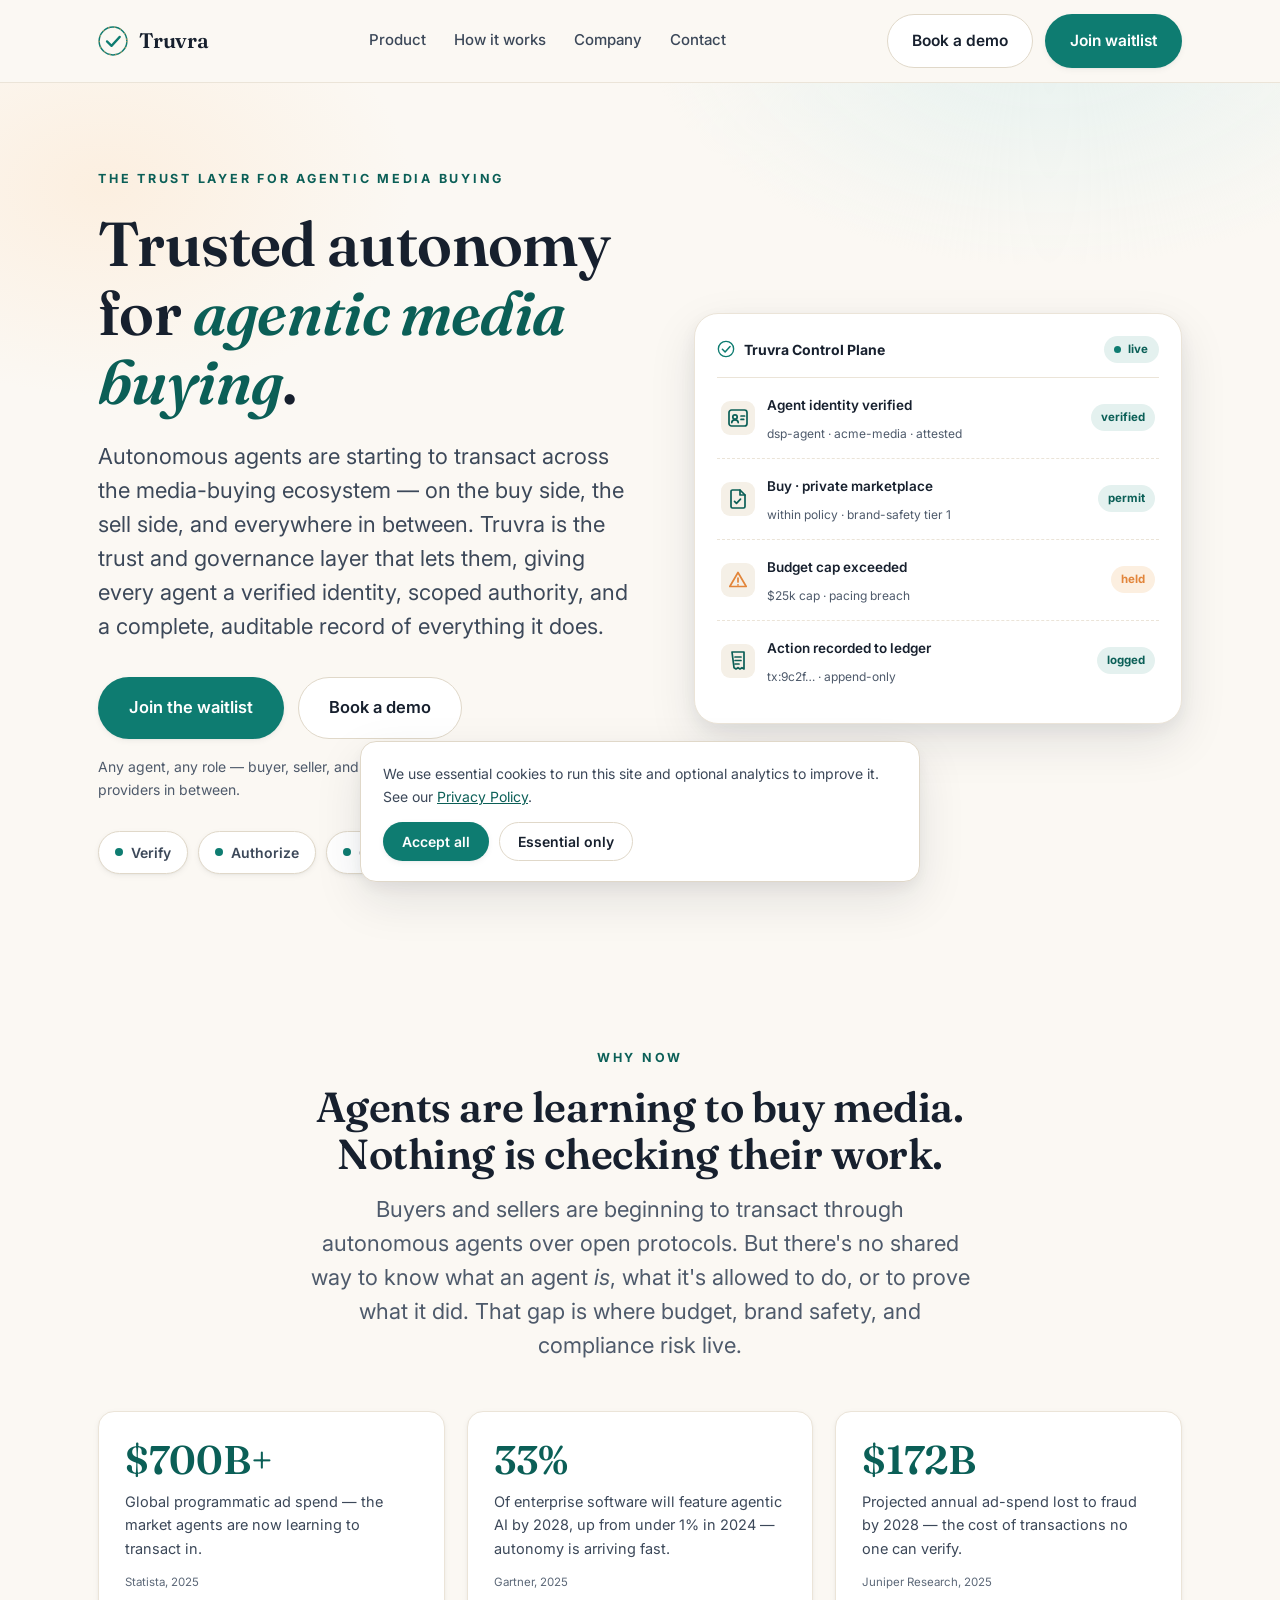
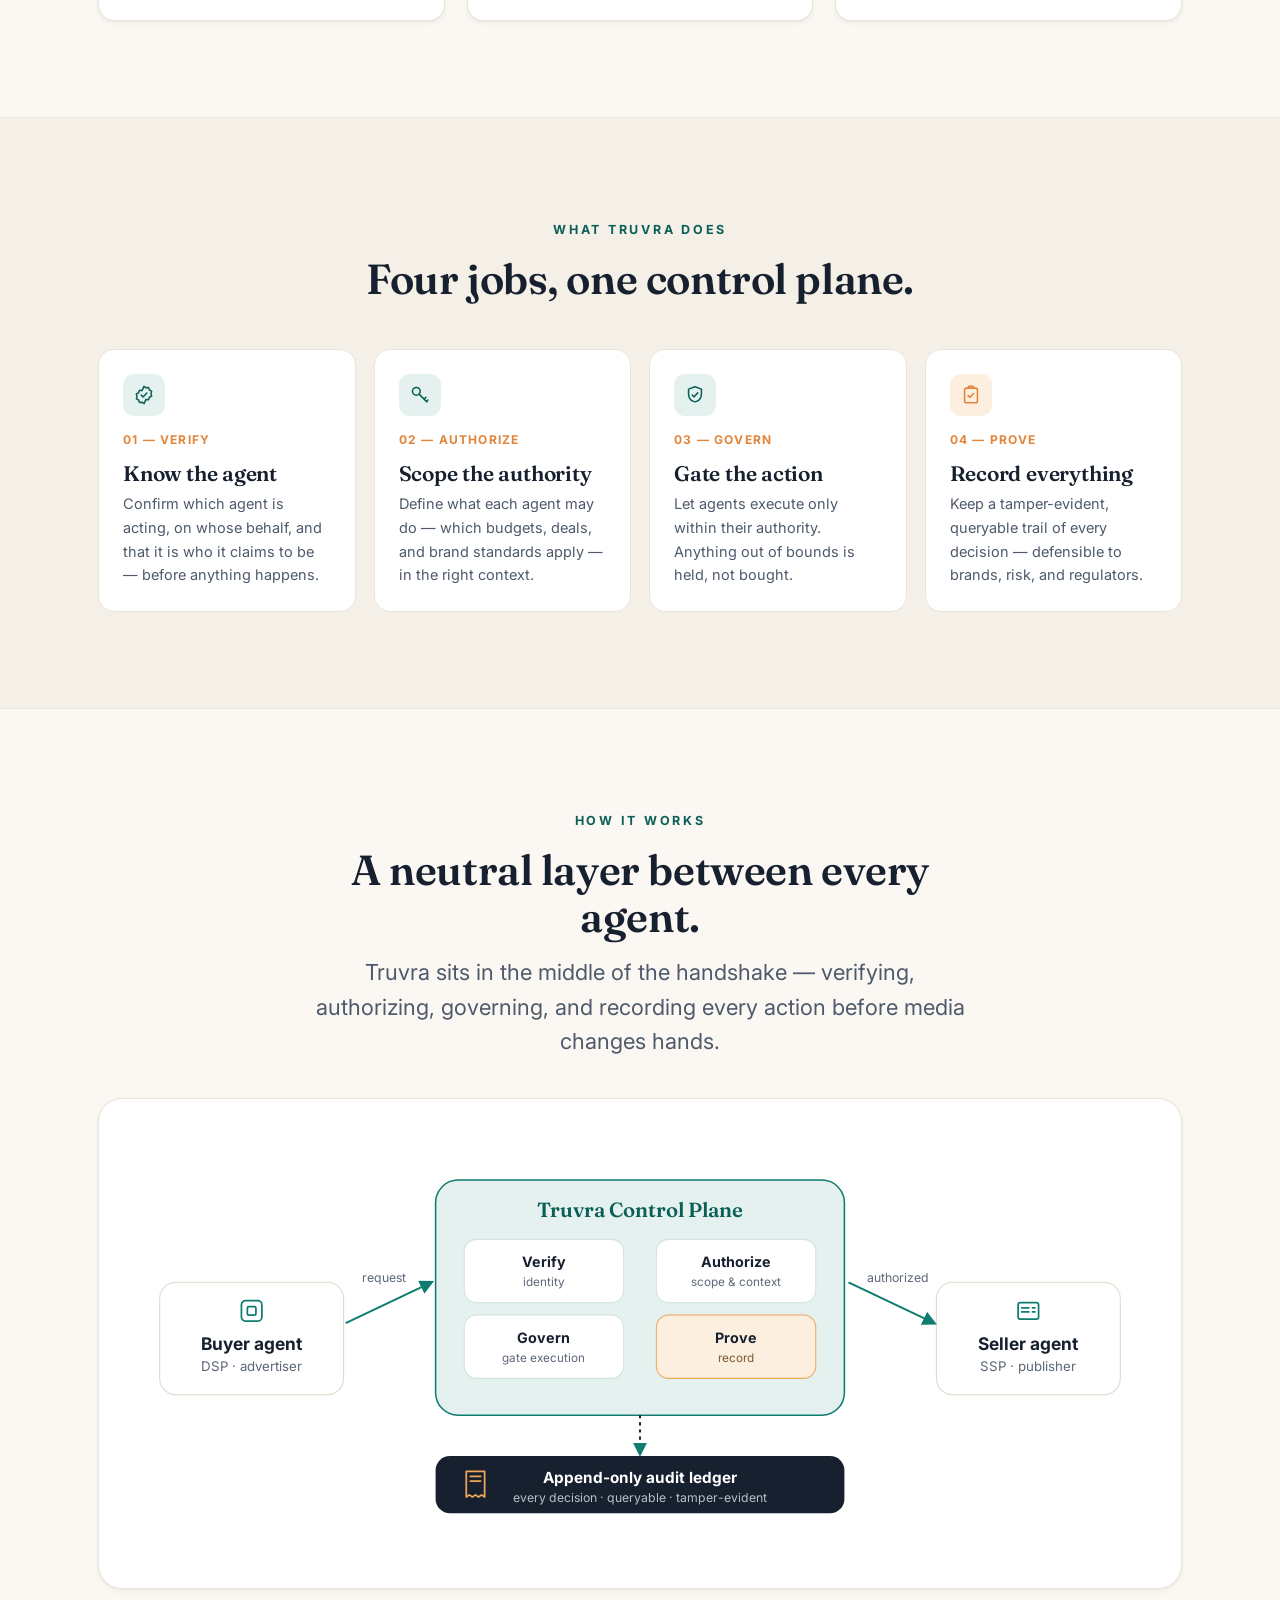
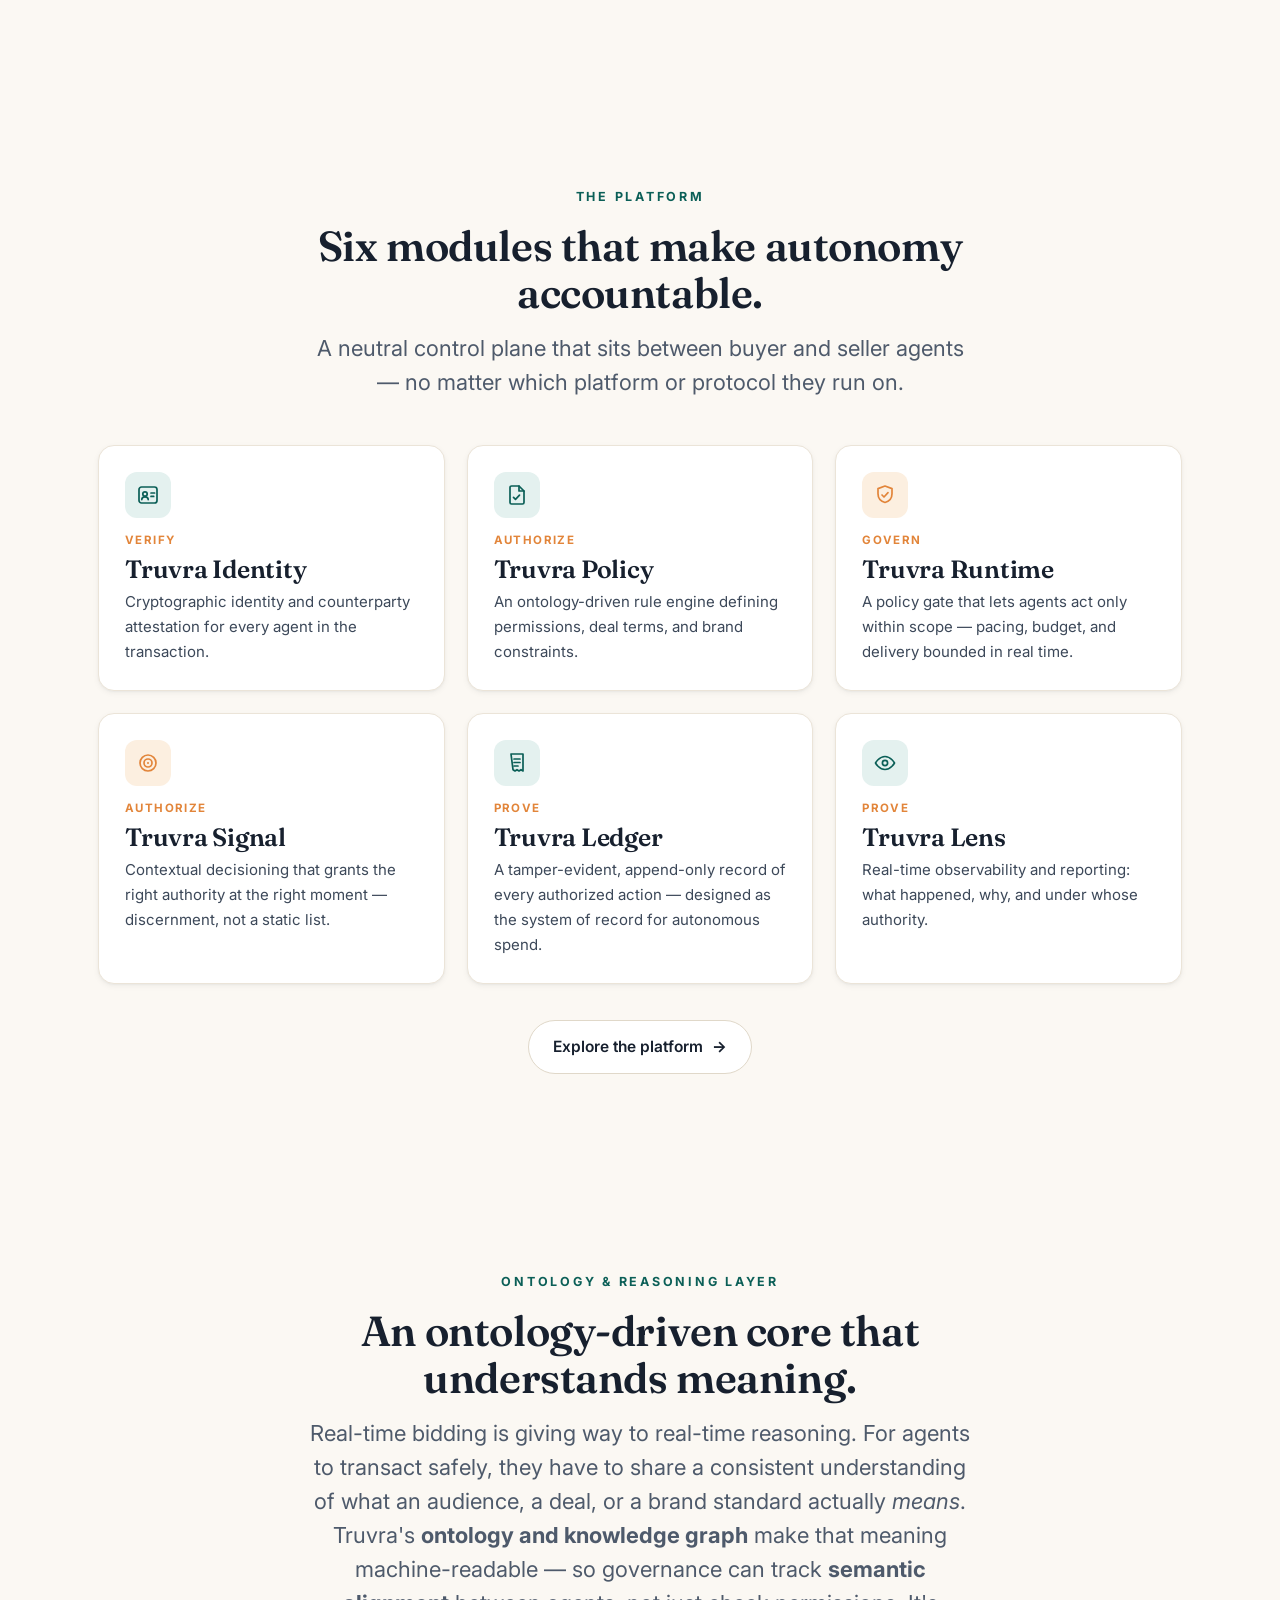
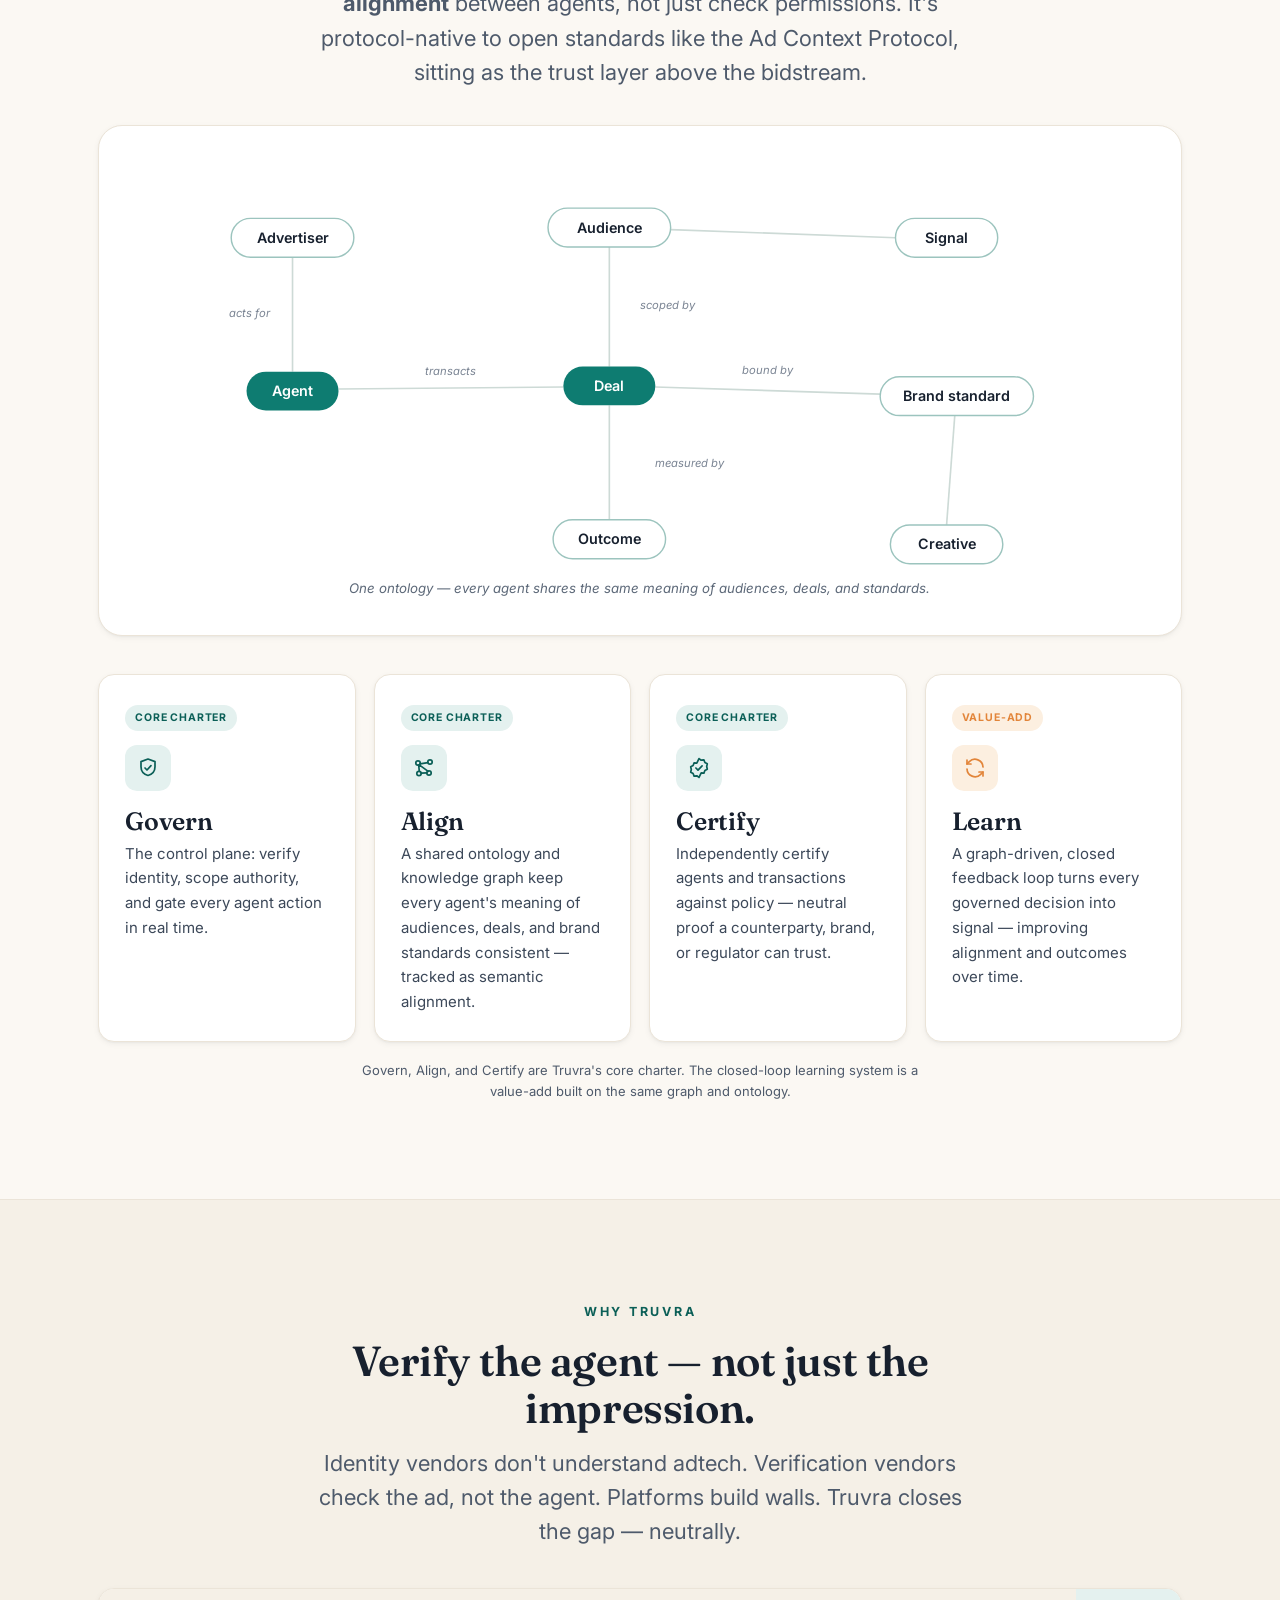
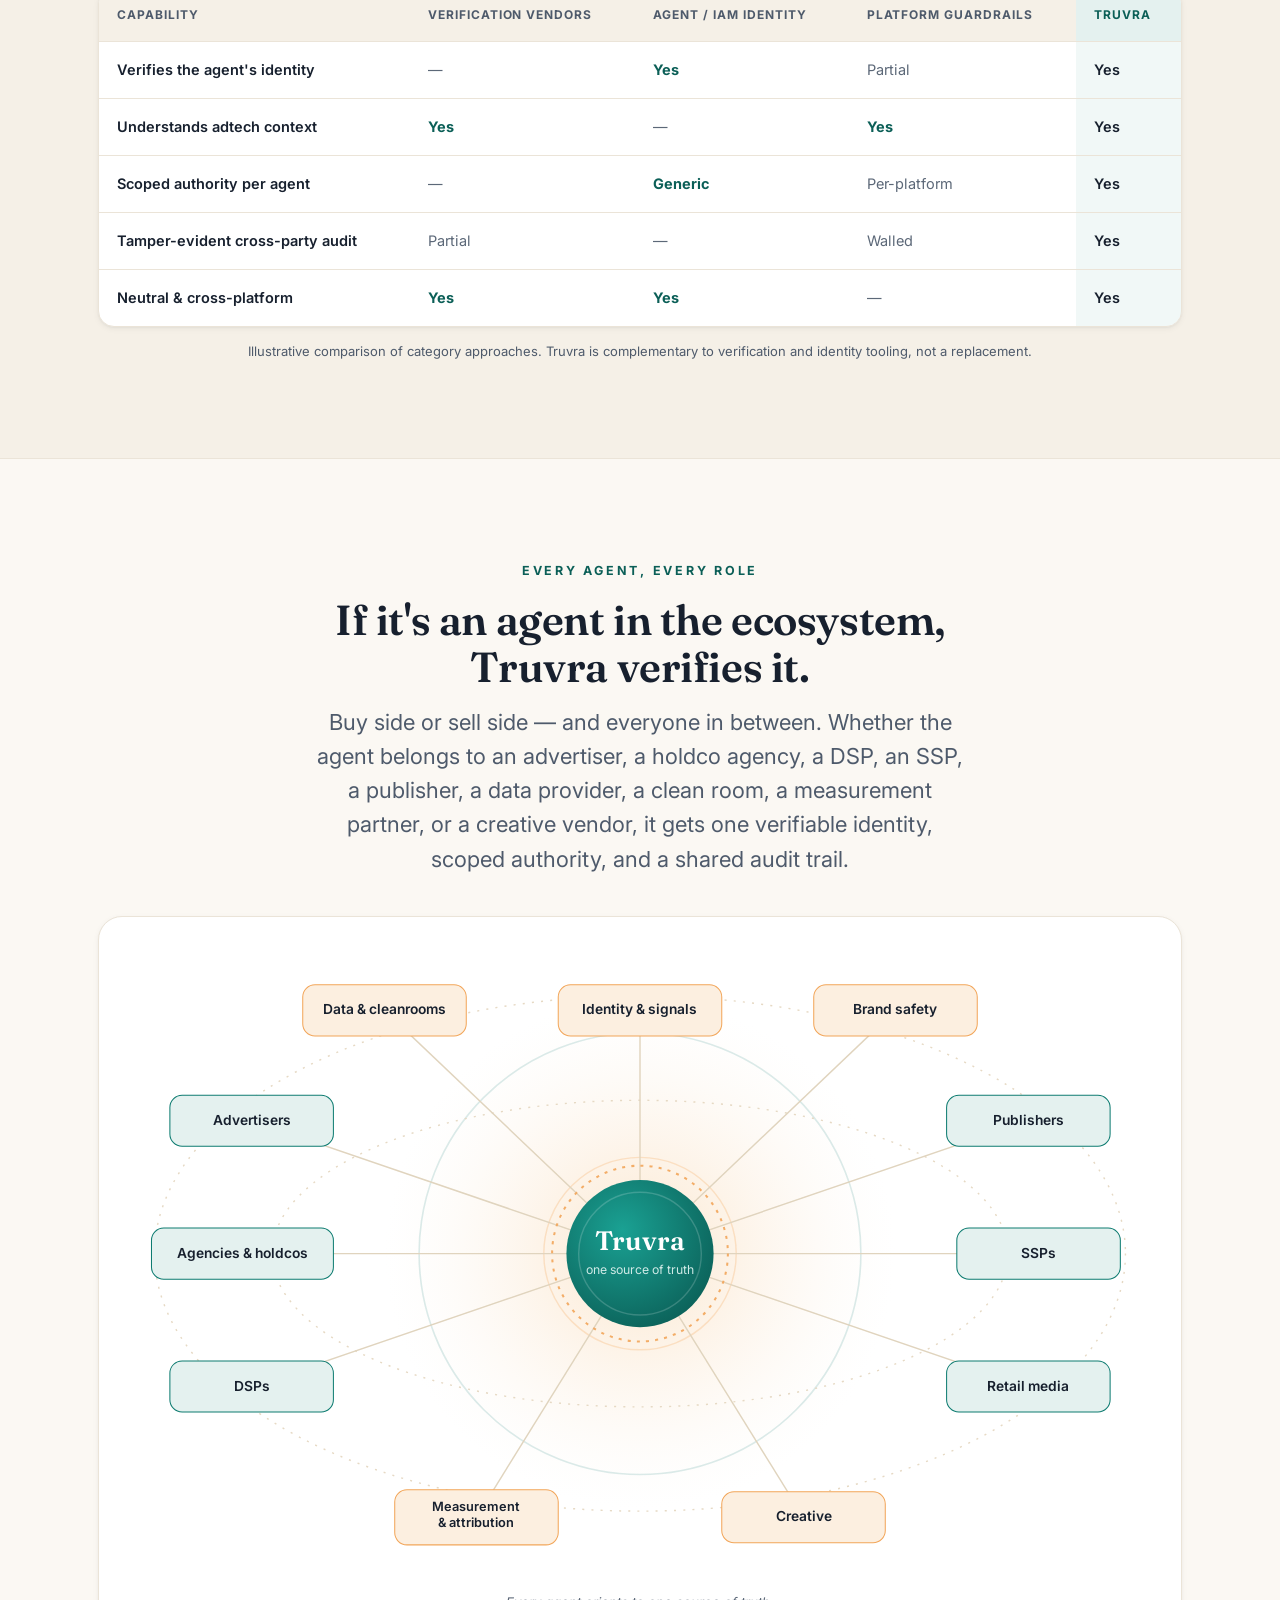
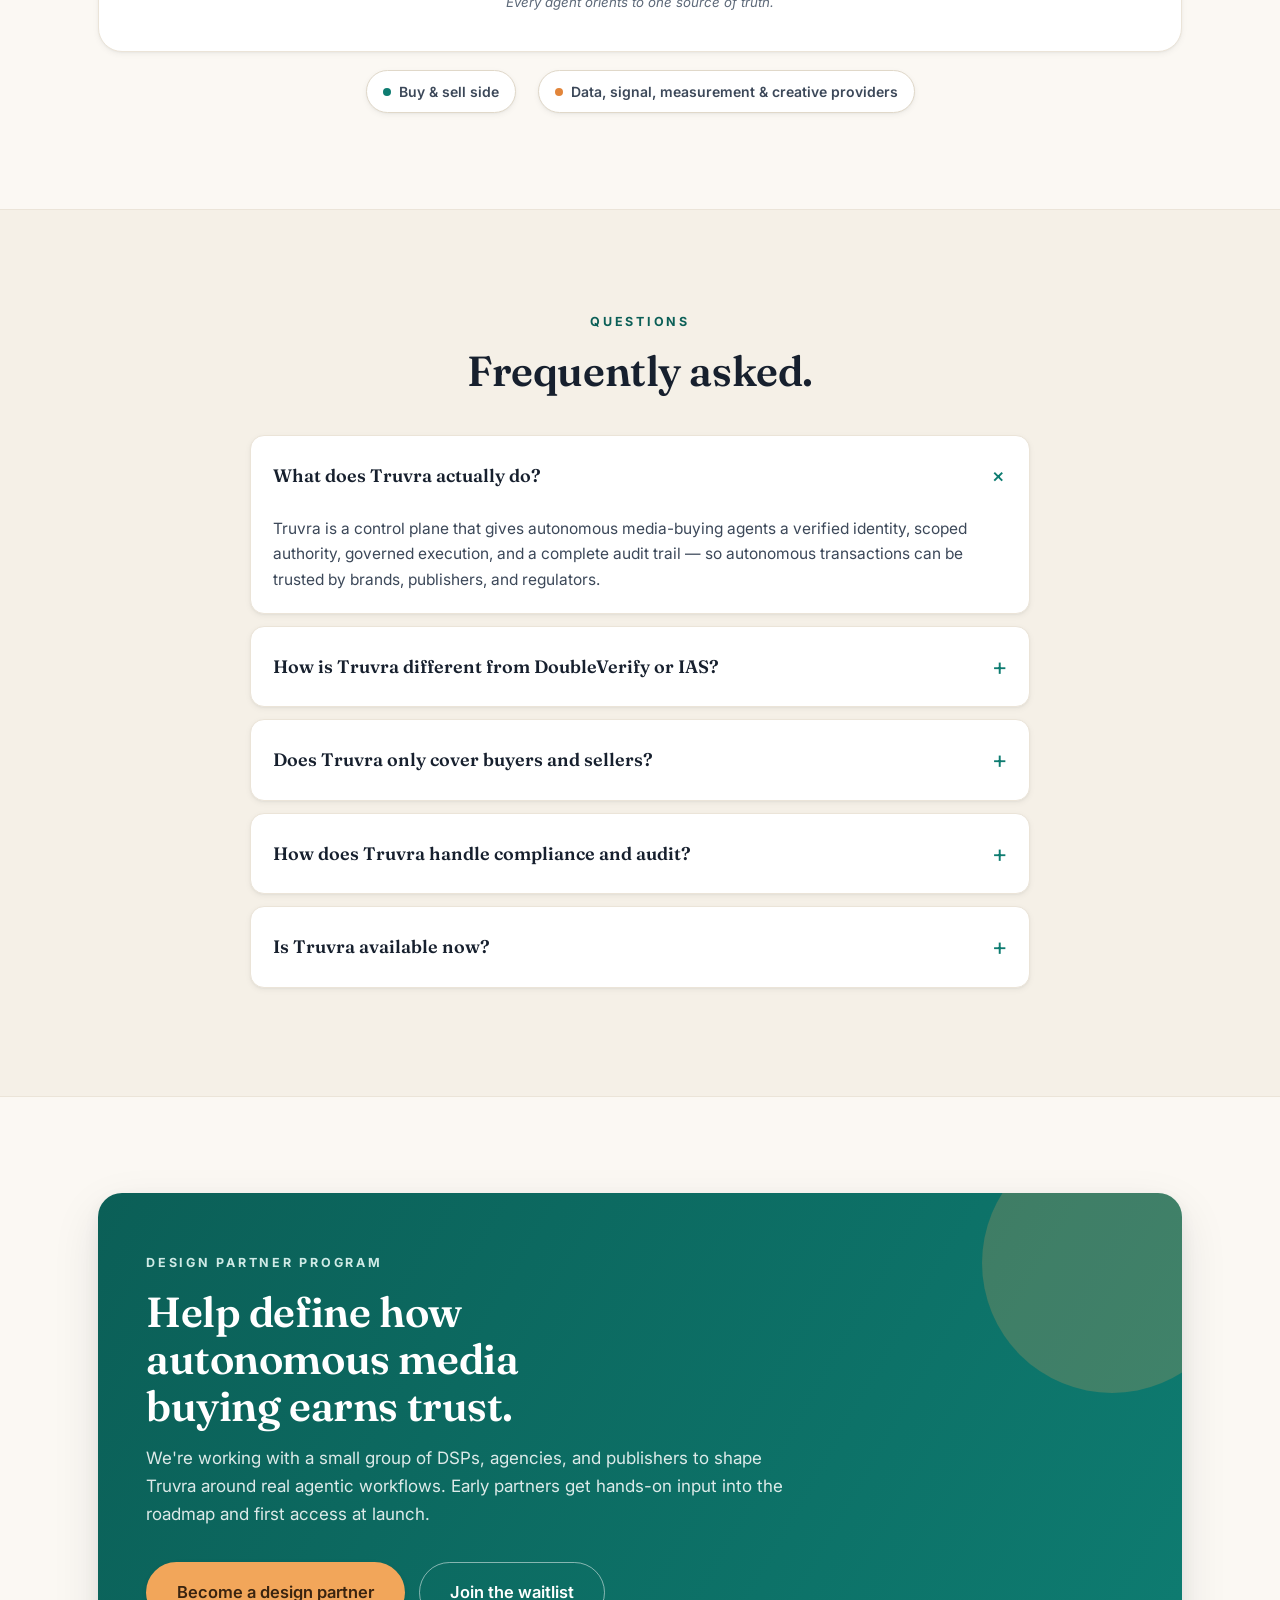
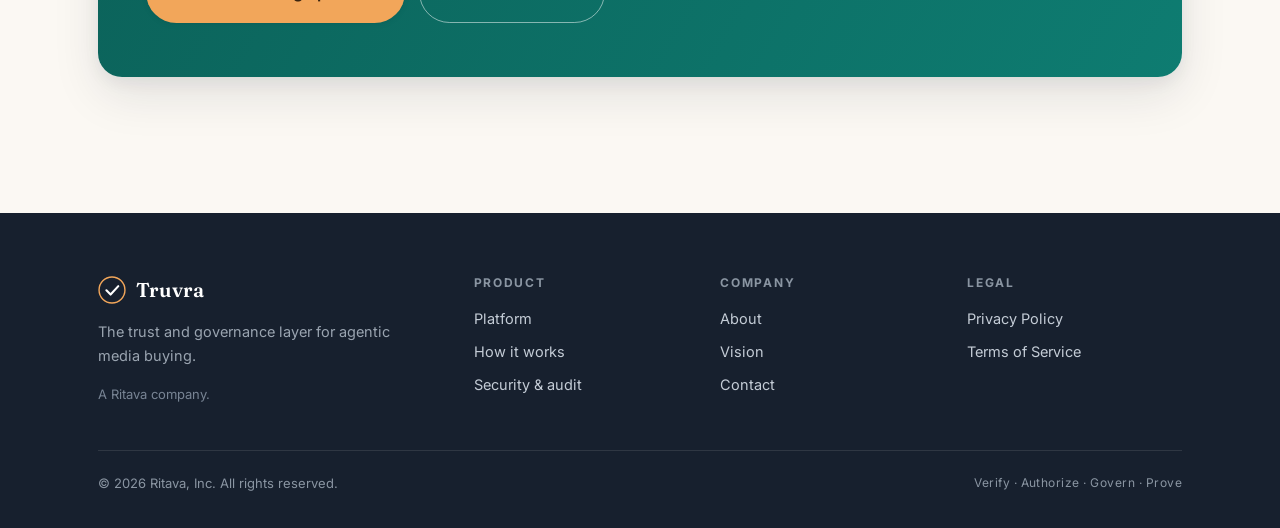
<file: index.html>
<!DOCTYPE html>
<html lang="en">
<head>
<meta charset="UTF-8">
<meta name="viewport" content="width=device-width, initial-scale=1.0">
<title>Truvra — The Trust Layer for Agentic Media Buying</title>
<meta name="description" content="Truvra is the trust and governance layer for agentic media buying. It verifies every agent in the ecosystem — buy side, sell side, and intermediaries like data providers, clean rooms, identity, measurement, and creative — with scoped authority and a complete audit trail.">
<link rel="canonical" href="https://truvra.ai/">
<meta name="theme-color" content="#FBF8F3">
<meta property="og:title" content="Truvra — The Trust Layer for Agentic Media Buying">
<meta property="og:description" content="Verify the agent, not just the impression. Verified identity, scoped authority, and a complete audit trail for autonomous media-buying agents.">
<meta property="og:type" content="website">
<meta property="og:url" content="https://truvra.ai/">
<meta property="og:site_name" content="Truvra">
<meta property="og:image" content="https://truvra.ai/og-image.png">
<meta property="og:image:width" content="1200">
<meta property="og:image:height" content="630">
<meta property="og:image:alt" content="Truvra — the trust layer for agentic media buying">
<meta name="twitter:card" content="summary_large_image">
<meta name="twitter:title" content="Truvra — The Trust Layer for Agentic Media Buying">
<meta name="twitter:description" content="Verify the agent, not just the impression — verified identity, scoped authority, and a complete audit trail for autonomous media buying.">
<meta name="twitter:image" content="https://truvra.ai/og-image.png">
<link rel="icon" href="favicon.svg" type="image/svg+xml">
<link rel="icon" href="favicon-32.png" sizes="32x32">
<link rel="apple-touch-icon" href="apple-touch-icon.png">
<link rel="preconnect" href="https://fonts.googleapis.com">
<link rel="preconnect" href="https://fonts.gstatic.com" crossorigin>
<link href="https://fonts.googleapis.com/css2?family=Fraunces:ital,opsz,wght@0,9..144,400..600;1,9..144,400..600&family=Inter:wght@400;500;600;700&display=swap" rel="stylesheet">
<link rel="stylesheet" href="styles.css">
<script type="application/ld+json">
{"@context":"https://schema.org","@type":"Organization","name":"Truvra","legalName":"Ritava, Inc.","url":"https://truvra.ai","logo":"https://truvra.ai/icon-512.png","description":"The trust and governance layer for agentic media buying.","email":"hello@truvra.ai"}
</script>
<script type="application/ld+json">
{"@context":"https://schema.org","@type":"FAQPage","mainEntity":[
{"@type":"Question","name":"What does Truvra actually do?","acceptedAnswer":{"@type":"Answer","text":"Truvra is a control plane that gives autonomous media-buying agents a verified identity, scoped authority, governed execution, and a complete audit trail — so autonomous transactions can be trusted by brands, publishers, and regulators."}},
{"@type":"Question","name":"How is Truvra different from verification vendors like DoubleVerify or IAS?","acceptedAnswer":{"@type":"Answer","text":"Those vendors verify the ad impression — viewability, brand safety, fraud. Truvra verifies the agent itself: who it is, whether it is authorized, and what it did. It is complementary, not a replacement."}},
{"@type":"Question","name":"Does Truvra only cover buyers and sellers?","acceptedAnswer":{"@type":"Answer","text":"No. Truvra verifies any agent in the media-buying ecosystem: advertisers, agencies and holdcos, DSPs, SSPs, publishers and retail media, plus intermediaries such as data providers, aggregators, clean rooms, identity and signal providers, measurement and attribution, brand safety, and creative."}},
{"@type":"Question","name":"How does Truvra handle compliance and audit?","acceptedAnswer":{"@type":"Answer","text":"Every authorized action is recorded to a tamper-evident, append-only ledger, with reporting designed for finance, risk, and regulatory frameworks like the EU AI Act in mind."}},
{"@type":"Question","name":"Is Truvra available now?","acceptedAnswer":{"@type":"Answer","text":"Truvra is pre-launch. Join the waitlist for launch access, or apply to the design partner program to help shape the product."}}
]}
</script>
</head>
<body>
<a class="skip" href="#main">Skip to content</a>

<!-- icon sprite -->
<svg style="position:absolute;width:0;height:0" aria-hidden="true" focusable="false"><defs>
<symbol id="i-identity" viewBox="0 0 24 24" fill="none" stroke="currentColor" stroke-width="1.7" stroke-linecap="round" stroke-linejoin="round"><rect x="3" y="4" width="18" height="16" rx="2.5"/><circle cx="9" cy="11" r="2.2"/><path d="M5.8 16.6c0-1.9 1.6-2.7 3.2-2.7s3.2.8 3.2 2.7"/><path d="M15 10h3.6M15 13.4h2.7"/></symbol>
<symbol id="i-policy" viewBox="0 0 24 24" fill="none" stroke="currentColor" stroke-width="1.7" stroke-linecap="round" stroke-linejoin="round"><path d="M14 3H6.5A1.5 1.5 0 0 0 5 4.5v15A1.5 1.5 0 0 0 6.5 21h11a1.5 1.5 0 0 0 1.5-1.5V8z"/><path d="M14 3v5h5"/><path d="M8.5 14.4l2 2 4-4.2"/></symbol>
<symbol id="i-runtime" viewBox="0 0 24 24" fill="none" stroke="currentColor" stroke-width="1.7" stroke-linecap="round" stroke-linejoin="round"><path d="M12 3l7 2.6v5.2c0 4.6-3.1 7.6-7 8.7-3.9-1.1-7-4.1-7-8.7V5.6z"/><path d="M9 12l2 2 4-4.3"/></symbol>
<symbol id="i-signal" viewBox="0 0 24 24" fill="none" stroke="currentColor" stroke-width="1.7" stroke-linecap="round" stroke-linejoin="round"><circle cx="12" cy="12" r="8"/><circle cx="12" cy="12" r="4"/><circle cx="12" cy="12" r="1" fill="currentColor" stroke="none"/></symbol>
<symbol id="i-ledger" viewBox="0 0 24 24" fill="none" stroke="currentColor" stroke-width="1.7" stroke-linecap="round" stroke-linejoin="round"><path d="M6 3h12v17l-2-1.3-2 1.3-2-1.3-2 1.3-2-1.3z"/><path d="M9 8h6M9 11.5h6M9 15h4"/></symbol>
<symbol id="i-lens" viewBox="0 0 24 24" fill="none" stroke="currentColor" stroke-width="1.7" stroke-linecap="round" stroke-linejoin="round"><path d="M2.5 12S6 5.5 12 5.5 21.5 12 21.5 12 18 18.5 12 18.5 2.5 12 2.5 12z"/><circle cx="12" cy="12" r="2.6"/></symbol>
<symbol id="i-verify" viewBox="0 0 24 24" fill="none" stroke="currentColor" stroke-width="1.7" stroke-linecap="round" stroke-linejoin="round"><path d="M12 2.6l2.2 1.6 2.7-.3 1 2.6 2.4 1.3-.6 2.7.6 2.7-2.4 1.3-1 2.6-2.7-.3L12 21.4l-2.2-1.6-2.7.3-1-2.6-2.4-1.3.6-2.7-.6-2.7 2.4-1.3 1-2.6 2.7.3z"/><path d="M8.9 12l2.1 2.1 4.1-4.3"/></symbol>
<symbol id="i-key" viewBox="0 0 24 24" fill="none" stroke="currentColor" stroke-width="1.7" stroke-linecap="round" stroke-linejoin="round"><circle cx="8" cy="8" r="4.2"/><path d="M11 11l8.5 8.5M16.5 16.5l2-2M19 19l1.5-1.5"/></symbol>
<symbol id="i-clipboard" viewBox="0 0 24 24" fill="none" stroke="currentColor" stroke-width="1.7" stroke-linecap="round" stroke-linejoin="round"><rect x="5" y="4.5" width="14" height="16" rx="2"/><path d="M9 4.5V3.6a1 1 0 0 1 1-1h4a1 1 0 0 1 1 1v.9"/><path d="M8.8 12.6l2 2 4-4.2"/></symbol>
<symbol id="i-alert" viewBox="0 0 24 24" fill="none" stroke="currentColor" stroke-width="1.7" stroke-linecap="round" stroke-linejoin="round"><path d="M12 4.5l8.2 14h-16.4z"/><path d="M12 10v4M12 16.8v.1"/></symbol>
<symbol id="i-agent" viewBox="0 0 24 24" fill="none" stroke="currentColor" stroke-width="1.7" stroke-linecap="round" stroke-linejoin="round"><rect x="6" y="6" width="12" height="12" rx="2.4"/><rect x="9.5" y="9.5" width="5" height="5" rx="1"/><path d="M9 6V3.6M15 6V3.6M9 20.4V18M15 20.4V18M6 9H3.6M6 15H3.6M20.4 9H18M20.4 15H18"/></symbol>
<symbol id="i-brand" viewBox="0 0 24 24" fill="none" stroke="currentColor" stroke-width="1.7" stroke-linecap="round" stroke-linejoin="round"><rect x="5" y="3.5" width="14" height="17" rx="1.5"/><path d="M9 7h2M13 7h2M9 10.5h2M13 10.5h2M9 14h2M13 14h2"/><path d="M10.5 20.5v-3h3v3"/></symbol>
<symbol id="i-publisher" viewBox="0 0 24 24" fill="none" stroke="currentColor" stroke-width="1.7" stroke-linecap="round" stroke-linejoin="round"><rect x="3.5" y="5" width="17" height="14" rx="1.8"/><path d="M7 9h6M7 12h6M7 15h4M15.5 9h2.5M15.5 12.5h2.5"/></symbol>
<symbol id="i-risk" viewBox="0 0 24 24" fill="none" stroke="currentColor" stroke-width="1.7" stroke-linecap="round" stroke-linejoin="round"><path d="M12 4v16M7.5 20h9M5 8.5h14"/><path d="M5 8.5L2.8 13a2.6 2.6 0 0 0 4.4 0z"/><path d="M19 8.5L16.8 13a2.6 2.6 0 0 0 4.4 0z"/><path d="M12 5.2L5.2 8M12 5.2L18.8 8"/></symbol>
<symbol id="i-compass" viewBox="0 0 24 24" fill="none" stroke="currentColor" stroke-width="1.7" stroke-linecap="round" stroke-linejoin="round"><circle cx="12" cy="12" r="8.5"/><path d="M15.4 8.6l-1.7 4.7-4.7 1.7 1.7-4.7z"/></symbol>
<symbol id="i-check" viewBox="0 0 24 24" fill="none" stroke="currentColor" stroke-width="2" stroke-linecap="round" stroke-linejoin="round"><path d="M5 12.5l4.5 4.5L19 7"/></symbol>
<symbol id="i-database" viewBox="0 0 24 24" fill="none" stroke="currentColor" stroke-width="1.7" stroke-linecap="round" stroke-linejoin="round"><ellipse cx="12" cy="6" rx="7" ry="3"/><path d="M5 6v12c0 1.7 3.1 3 7 3s7-1.3 7-3V6"/><path d="M5 12c0 1.7 3.1 3 7 3s7-1.3 7-3"/></symbol>
<symbol id="i-graph" viewBox="0 0 24 24" fill="none" stroke="currentColor" stroke-width="1.7" stroke-linecap="round" stroke-linejoin="round"><circle cx="6" cy="7" r="2.2"/><circle cx="18" cy="6" r="2.2"/><circle cx="17" cy="17" r="2.2"/><circle cx="7" cy="17.5" r="2.2"/><path d="M8.1 7.8l7.8-1.2M7.6 9.1l8.6 6.3M9 17.2l6-.4M6.7 9.1l.6 6.3"/></symbol>
<symbol id="i-loop" viewBox="0 0 24 24" fill="none" stroke="currentColor" stroke-width="1.7" stroke-linecap="round" stroke-linejoin="round"><path d="M20 11A8 8 0 0 0 6.3 5.7L4 8"/><path d="M4 13a8 8 0 0 0 13.7 5.3L20 16"/><path d="M4 4v4h4M20 20v-4h-4"/></symbol>
</defs></svg>

<!-- NAV -->
<nav class="nav">
  <div class="nav-inner">
    <a class="brand" href="index.html">
      <svg class="logo" viewBox="0 0 40 40" fill="none" aria-hidden="true"><circle cx="20" cy="20" r="18.5" stroke="#0E7C71" stroke-width="2"/><path d="M12 20.5L18 26.5L29 14.5" stroke="#0E7C71" stroke-width="3" stroke-linecap="round" stroke-linejoin="round"/><circle cx="20" cy="20" r="18.5" stroke="#F2A65A" stroke-width="2" stroke-dasharray="2 6" opacity="0.6"/></svg>
      Truvra
    </a>
    <div class="nav-links">
      <a href="product.html">Product</a>
      <a href="index.html#how">How it works</a>
      <a href="company.html">Company</a>
      <a href="contact.html">Contact</a>
    </div>
    <div class="nav-cta">
      <a class="btn btn-ghost" href="contact.html#demo">Book a demo</a>
      <a class="btn btn-primary" href="contact.html#waitlist">Join waitlist</a>
    </div>
    <button class="nav-toggle" aria-label="Open menu" aria-expanded="false">&#9776;</button>
  </div>
</nav>

<!-- HERO -->
<header class="hero" id="main" tabindex="-1">
  <div class="wrap hero-grid">
    <div>
      <span class="eyebrow">The trust layer for agentic media buying</span>
      <h1 style="margin-top:18px">Trusted autonomy for <span class="serif-em">agentic media buying</span>.</h1>
      <p class="lede">Autonomous agents are starting to transact across the media-buying ecosystem — on the buy side, the sell side, and everywhere in between. Truvra is the trust and governance layer that lets them, giving every agent a verified identity, scoped authority, and a complete, auditable record of everything it does.</p>
      <div class="hero-cta">
        <a class="btn btn-primary btn-lg" href="contact.html#waitlist">Join the waitlist</a>
        <a class="btn btn-ghost btn-lg" href="contact.html#demo">Book a demo</a>
      </div>
      <p class="hero-note">Any agent, any role — buyer, seller, and the data, signal, measurement &amp; creative providers in between.</p>
      <div class="pillars">
        <span class="chip"><span class="dot"></span>Verify</span>
        <span class="chip"><span class="dot"></span>Authorize</span>
        <span class="chip"><span class="dot"></span>Govern</span>
        <span class="chip warm"><span class="dot"></span>Prove</span>
      </div>
    </div>

    <div>
      <div class="cp-card">
        <div class="cp-head">
          <span class="cp-title">
            <svg width="18" height="18" viewBox="0 0 40 40" fill="none" aria-hidden="true"><circle cx="20" cy="20" r="17" stroke="#0E7C71" stroke-width="3"/><path d="M12 20.5L18 26.5L29 14.5" stroke="#0E7C71" stroke-width="3.4" stroke-linecap="round" stroke-linejoin="round"/></svg>
            Truvra Control Plane
          </span>
          <span class="cp-badge">live</span>
        </div>
        <div class="cp-row">
          <span class="cp-ic"><svg aria-hidden="true"><use href="#i-identity"/></svg></span>
          <span><span class="t">Agent identity verified</span><br><span class="s">dsp-agent · acme-media · attested</span></span>
          <span class="cp-status cp-ok">verified</span>
        </div>
        <div class="cp-row">
          <span class="cp-ic"><svg aria-hidden="true"><use href="#i-policy"/></svg></span>
          <span><span class="t">Buy · private marketplace</span><br><span class="s">within policy · brand-safety tier 1</span></span>
          <span class="cp-status cp-ok">permit</span>
        </div>
        <div class="cp-row">
          <span class="cp-ic hold"><svg aria-hidden="true"><use href="#i-alert"/></svg></span>
          <span><span class="t">Budget cap exceeded</span><br><span class="s">$25k cap · pacing breach</span></span>
          <span class="cp-status cp-hold">held</span>
        </div>
        <div class="cp-row">
          <span class="cp-ic"><svg aria-hidden="true"><use href="#i-ledger"/></svg></span>
          <span><span class="t">Action recorded to ledger</span><br><span class="s">tx:9c2f… · append-only</span></span>
          <span class="cp-status cp-ok">logged</span>
        </div>
      </div>
    </div>
  </div>
</header>


<!-- PROBLEM / WHY NOW -->
<section class="section" id="why">
  <div class="wrap">
    <div class="center mx-auto maxch reveal" style="margin-bottom:48px">
      <span class="eyebrow">Why now</span>
      <h2 style="margin-top:14px">Agents are learning to buy media. Nothing is checking their work.</h2>
      <p class="lede muted" style="margin-top:14px">Buyers and sellers are beginning to transact through autonomous agents over open protocols. But there's no shared way to know what an agent <em>is</em>, what it's allowed to do, or to prove what it did. That gap is where budget, brand safety, and compliance risk live.</p>
    </div>
    <div class="stats reveal">
      <div class="stat">
        <div class="num">$700B+</div>
        <div class="lab">Global programmatic ad spend — the market agents are now learning to transact in.</div>
        <div class="src">Statista, 2025</div>
      </div>
      <div class="stat">
        <div class="num">33%</div>
        <div class="lab">Of enterprise software will feature agentic AI by 2028, up from under 1% in 2024 — autonomy is arriving fast.</div>
        <div class="src">Gartner, 2025</div>
      </div>
      <div class="stat">
        <div class="num">$172B</div>
        <div class="lab">Projected annual ad-spend lost to fraud by 2028 — the cost of transactions no one can verify.</div>
        <div class="src">Juniper Research, 2025</div>
      </div>
    </div>
  </div>
</section>

<!-- FOUR VERBS -->
<section class="section" style="background:var(--cream-2);border-block:1px solid var(--line)">
  <div class="wrap">
    <div class="center mx-auto maxch reveal" style="margin-bottom:46px">
      <span class="eyebrow">What Truvra does</span>
      <h2 style="margin-top:14px">Four jobs, one control plane.</h2>
    </div>
    <div class="verbs reveal">
      <div class="verb"><div class="vic"><svg aria-hidden="true"><use href="#i-verify"/></svg></div><div class="n">01 — VERIFY</div><h3>Know the agent</h3><p>Confirm which agent is acting, on whose behalf, and that it is who it claims to be — before anything happens.</p></div>
      <div class="verb"><div class="vic"><svg aria-hidden="true"><use href="#i-key"/></svg></div><div class="n">02 — AUTHORIZE</div><h3>Scope the authority</h3><p>Define what each agent may do — which budgets, deals, and brand standards apply — in the right context.</p></div>
      <div class="verb"><div class="vic"><svg aria-hidden="true"><use href="#i-runtime"/></svg></div><div class="n">03 — GOVERN</div><h3>Gate the action</h3><p>Let agents execute only within their authority. Anything out of bounds is held, not bought.</p></div>
      <div class="verb"><div class="vic"><svg aria-hidden="true"><use href="#i-clipboard"/></svg></div><div class="n">04 — PROVE</div><h3>Record everything</h3><p>Keep a tamper-evident, queryable trail of every decision — defensible to brands, risk, and regulators.</p></div>
    </div>
  </div>
</section>

<!-- ARCHITECTURE DIAGRAM -->
<section class="section" id="how">
  <div class="wrap">
    <div class="center mx-auto maxch reveal" style="margin-bottom:40px">
      <span class="eyebrow">How it works</span>
      <h2 style="margin-top:14px">A neutral layer between every agent.</h2>
      <p class="lede muted" style="margin-top:14px">Truvra sits in the middle of the handshake — verifying, authorizing, governing, and recording every action before media changes hands.</p>
    </div>
    <div class="diagram reveal">
      <svg viewBox="0 0 1000 420" role="img" aria-label="Diagram: a buyer agent and a seller agent both transact through the Truvra control plane, which verifies, authorizes, governs, and records each action to an append-only ledger.">
        <defs>
          <marker id="arr" viewBox="0 0 10 10" refX="8" refY="5" markerWidth="7" markerHeight="7" orient="auto-start-reverse"><path d="M0 0L10 5L0 10z" fill="#0E7C71"/></marker>
        </defs>
        <!-- buyer -->
        <rect x="30" y="150" width="180" height="110" rx="16" fill="#FFFFFF" stroke="#E0D8C9"/>
        <g transform="translate(110,168)" fill="none" stroke="#0E7C71" stroke-width="1.7" stroke-linecap="round" stroke-linejoin="round"><rect x="0" y="0" width="20" height="20" rx="4"/><rect x="5.8" y="5.8" width="8.4" height="8.4" rx="1.5"/></g>
        <text x="120" y="216" font-family="Inter,sans-serif" font-size="17" font-weight="700" fill="#17202E" text-anchor="middle">Buyer agent</text>
        <text x="120" y="237" font-family="Inter,sans-serif" font-size="13" fill="#5C6878" text-anchor="middle">DSP · advertiser</text>
        <!-- seller -->
        <rect x="790" y="150" width="180" height="110" rx="16" fill="#FFFFFF" stroke="#E0D8C9"/>
        <g transform="translate(870,168)" fill="none" stroke="#0E7C71" stroke-width="1.7" stroke-linecap="round" stroke-linejoin="round"><rect x="0" y="2" width="20" height="16" rx="2"/><path d="M3.5 7h7M3.5 11h7M14 7h2.5M14 11h2.5"/></g>
        <text x="880" y="216" font-family="Inter,sans-serif" font-size="17" font-weight="700" fill="#17202E" text-anchor="middle">Seller agent</text>
        <text x="880" y="237" font-family="Inter,sans-serif" font-size="13" fill="#5C6878" text-anchor="middle">SSP · publisher</text>
        <!-- control plane -->
        <rect x="300" y="50" width="400" height="230" rx="22" fill="#E4F1EF" stroke="#0E7C71" stroke-width="1.5"/>
        <text x="500" y="86" font-family="Fraunces,serif" font-size="20" font-weight="600" fill="#0B5F57" text-anchor="middle">Truvra Control Plane</text>
        <g>
          <rect x="328" y="108" width="156" height="62" rx="12" fill="#FFFFFF" stroke="#CFE3DF"/>
          <text x="406" y="135" font-family="Inter,sans-serif" font-size="14" font-weight="700" fill="#17202E" text-anchor="middle">Verify</text>
          <text x="406" y="154" font-family="Inter,sans-serif" font-size="11.5" fill="#5C6878" text-anchor="middle">identity</text>
          <rect x="516" y="108" width="156" height="62" rx="12" fill="#FFFFFF" stroke="#CFE3DF"/>
          <text x="594" y="135" font-family="Inter,sans-serif" font-size="14" font-weight="700" fill="#17202E" text-anchor="middle">Authorize</text>
          <text x="594" y="154" font-family="Inter,sans-serif" font-size="11.5" fill="#5C6878" text-anchor="middle">scope &amp; context</text>
          <rect x="328" y="182" width="156" height="62" rx="12" fill="#FFFFFF" stroke="#CFE3DF"/>
          <text x="406" y="209" font-family="Inter,sans-serif" font-size="14" font-weight="700" fill="#17202E" text-anchor="middle">Govern</text>
          <text x="406" y="228" font-family="Inter,sans-serif" font-size="11.5" fill="#5C6878" text-anchor="middle">gate execution</text>
          <rect x="516" y="182" width="156" height="62" rx="12" fill="#FCEFE0" stroke="#F2A65A"/>
          <text x="594" y="209" font-family="Inter,sans-serif" font-size="14" font-weight="700" fill="#17202E" text-anchor="middle">Prove</text>
          <text x="594" y="228" font-family="Inter,sans-serif" font-size="11.5" fill="#7A5A2E" text-anchor="middle">record</text>
        </g>
        <!-- arrows -->
        <line x1="212" y1="190" x2="296" y2="150" stroke="#0E7C71" stroke-width="2" marker-end="url(#arr)"/>
        <text x="250" y="150" font-family="Inter,sans-serif" font-size="12" fill="#5C6878" text-anchor="middle">request</text>
        <line x1="704" y1="150" x2="788" y2="190" stroke="#0E7C71" stroke-width="2" marker-end="url(#arr)"/>
        <text x="752" y="150" font-family="Inter,sans-serif" font-size="12" fill="#5C6878" text-anchor="middle">authorized</text>
        <!-- ledger strip -->
        <rect x="300" y="320" width="400" height="56" rx="14" fill="#17202E"/>
        <g transform="translate(330,335)" fill="none" stroke="#F2A65A" stroke-width="1.7" stroke-linecap="round" stroke-linejoin="round"><path d="M0 0h18v25l-3-2-3 2-3-2-3 2-3-2-3 2z"/><path d="M4 5h10M4 9.5h10"/></g>
        <text x="500" y="346" font-family="Inter,sans-serif" font-size="15" font-weight="700" fill="#FFFFFF" text-anchor="middle">Append-only audit ledger</text>
        <text x="500" y="365" font-family="Inter,sans-serif" font-size="12" fill="#B6C0CC" text-anchor="middle">every decision · queryable · tamper-evident</text>
        <line x1="500" y1="280" x2="500" y2="318" stroke="#17202E" stroke-width="2" stroke-dasharray="3 4" marker-end="url(#arr)"/>
        <!-- animated signal flowing through the control plane (hidden for reduced-motion) -->
        <circle class="flow-dot" r="4.5" fill="#0E7C71" opacity="0">
          <animate attributeName="cx" values="212;296;296" keyTimes="0;0.3;1" dur="3s" repeatCount="indefinite"/>
          <animate attributeName="cy" values="190;150;150" keyTimes="0;0.3;1" dur="3s" repeatCount="indefinite"/>
          <animate attributeName="opacity" values="0;1;1;0;0" keyTimes="0;0.04;0.3;0.33;1" dur="3s" repeatCount="indefinite"/>
        </circle>
        <circle class="flow-dot" cx="500" r="4" fill="#F2A65A" opacity="0">
          <animate attributeName="cy" values="280;318;318" keyTimes="0;0.4;1" dur="3s" begin="0.7s" repeatCount="indefinite"/>
          <animate attributeName="opacity" values="0;1;1;0;0" keyTimes="0;0.05;0.4;0.43;1" dur="3s" begin="0.7s" repeatCount="indefinite"/>
        </circle>
        <circle class="flow-dot" r="4.5" fill="#0E7C71" opacity="0">
          <animate attributeName="cx" values="704;788;788" keyTimes="0;0.3;1" dur="3s" begin="1.1s" repeatCount="indefinite"/>
          <animate attributeName="cy" values="150;190;190" keyTimes="0;0.3;1" dur="3s" begin="1.1s" repeatCount="indefinite"/>
          <animate attributeName="opacity" values="0;1;1;0;0" keyTimes="0;0.04;0.3;0.33;1" dur="3s" begin="1.1s" repeatCount="indefinite"/>
        </circle>
      </svg>
    </div>
  </div>
</section>

<!-- PRODUCT MODULES -->
<section class="section" id="platform">
  <div class="wrap">
    <div class="center mx-auto maxch reveal" style="margin-bottom:46px">
      <span class="eyebrow">The platform</span>
      <h2 style="margin-top:14px">Six modules that make autonomy accountable.</h2>
      <p class="lede muted" style="margin-top:14px">A neutral control plane that sits between buyer and seller agents — no matter which platform or protocol they run on.</p>
    </div>
    <div class="grid-3 reveal">
      <div class="card"><div class="ic"><svg aria-hidden="true"><use href="#i-identity"/></svg></div><h3><span class="kicker">Verify</span>Truvra Identity</h3><p>Cryptographic identity and counterparty attestation for every agent in the transaction.</p></div>
      <div class="card"><div class="ic"><svg aria-hidden="true"><use href="#i-policy"/></svg></div><h3><span class="kicker">Authorize</span>Truvra Policy</h3><p>An ontology-driven rule engine defining permissions, deal terms, and brand constraints.</p></div>
      <div class="card warm"><div class="ic"><svg aria-hidden="true"><use href="#i-runtime"/></svg></div><h3><span class="kicker">Govern</span>Truvra Runtime</h3><p>A policy gate that lets agents act only within scope — pacing, budget, and delivery bounded in real time.</p></div>
      <div class="card warm"><div class="ic"><svg aria-hidden="true"><use href="#i-signal"/></svg></div><h3><span class="kicker">Authorize</span>Truvra Signal</h3><p>Contextual decisioning that grants the right authority at the right moment — discernment, not a static list.</p></div>
      <div class="card"><div class="ic"><svg aria-hidden="true"><use href="#i-ledger"/></svg></div><h3><span class="kicker">Prove</span>Truvra Ledger</h3><p>A tamper-evident, append-only record of every authorized action — designed as the system of record for autonomous spend.</p></div>
      <div class="card"><div class="ic"><svg aria-hidden="true"><use href="#i-lens"/></svg></div><h3><span class="kicker">Prove</span>Truvra Lens</h3><p>Real-time observability and reporting: what happened, why, and under whose authority.</p></div>
    </div>
    <div class="center" style="margin-top:36px">
      <a class="btn btn-ghost btn-arrow" href="product.html">Explore the platform</a>
    </div>
  </div>
</section>

<!-- ONTOLOGY CORE / REASONING LAYER -->
<section class="section" id="core">
  <div class="wrap">
    <div class="center mx-auto maxch reveal" style="margin-bottom:18px">
      <span class="eyebrow">Ontology &amp; reasoning layer</span>
      <h2 style="margin-top:14px">An ontology-driven core that understands meaning.</h2>
      <p class="lede muted" style="margin-top:14px">Real-time bidding is giving way to real-time reasoning. For agents to transact safely, they have to share a consistent understanding of what an audience, a deal, or a brand standard actually <em>means</em>. Truvra's <strong>ontology and knowledge graph</strong> make that meaning machine-readable — so governance can track <strong>semantic alignment</strong> between agents, not just check permissions. It's protocol-native to open standards like the Ad Context Protocol, sitting as the trust layer above the bidstream.</p>
    </div>

    <div class="diagram reveal" style="margin-top:36px">
      <svg viewBox="0 0 1000 440" role="img" aria-label="Truvra's ontology as a knowledge graph: an Agent acts for an Advertiser and transacts a Deal; an Audience, informed by Signals, is scoped by the Deal; the Deal is bound by a Brand standard, which Creative is checked against, and is measured by an Outcome. One shared ontology keeps every agent's meaning of these concepts consistent.">
        <g stroke="#CDDAD6" stroke-width="1.6" fill="none">
          <line x1="160" y1="99" x2="160" y2="211"/>
          <line x1="205" y1="228" x2="425" y2="226"/>
          <line x1="470" y1="89" x2="470" y2="206"/>
          <line x1="470" y1="244" x2="470" y2="356"/>
          <line x1="515" y1="226" x2="735" y2="233"/>
          <line x1="530" y1="72" x2="750" y2="80"/>
          <line x1="800" y1="361" x2="808" y2="254"/>
        </g>
        <g font-family="Inter,sans-serif" font-size="11" fill="#7A8493" font-style="italic" text-anchor="middle">
          <text x="118" y="158">acts for</text>
          <text x="315" y="214">transacts</text>
          <text x="527" y="150">scoped by</text>
          <text x="548" y="304">measured by</text>
          <text x="625" y="213">bound by</text>
        </g>
        <g font-family="Inter,sans-serif" font-size="14" font-weight="600" text-anchor="middle">
          <g fill="#ffffff" stroke="#9CC4BE" stroke-width="1.4">
            <rect x="100" y="61" width="120" height="38" rx="19"/>
            <rect x="410" y="51" width="120" height="38" rx="19"/>
            <rect x="415" y="356" width="110" height="38" rx="19"/>
            <rect x="750" y="61" width="100" height="38" rx="19"/>
            <rect x="735" y="216" width="150" height="38" rx="19"/>
            <rect x="745" y="361" width="110" height="38" rx="19"/>
          </g>
          <g fill="#17202E">
            <text x="160" y="85">Advertiser</text>
            <text x="470" y="75">Audience</text>
            <text x="470" y="380">Outcome</text>
            <text x="800" y="85">Signal</text>
            <text x="810" y="240">Brand standard</text>
            <text x="800" y="385">Creative</text>
          </g>
          <rect x="115" y="211" width="90" height="38" rx="19" fill="#0E7C71"/><text x="160" y="235" fill="#ffffff">Agent</text>
          <rect x="425" y="206" width="90" height="38" rx="19" fill="#0E7C71"/><text x="470" y="230" fill="#ffffff">Deal</text>
        </g>
        <text x="500" y="428" text-anchor="middle" font-family="Inter,sans-serif" font-size="13" fill="#5C6878" font-style="italic">One ontology — every agent shares the same meaning of audiences, deals, and standards.</text>
      </svg>
    </div>

    <div class="grid-4 reveal" style="margin-top:38px">
      <div class="card stage"><span class="tag-core">Core charter</span><div class="ic"><svg aria-hidden="true"><use href="#i-runtime"/></svg></div><h3>Govern</h3><p>The control plane: verify identity, scope authority, and gate every agent action in real time.</p></div>
      <div class="card stage"><span class="tag-core">Core charter</span><div class="ic"><svg aria-hidden="true"><use href="#i-graph"/></svg></div><h3>Align</h3><p>A shared ontology and knowledge graph keep every agent's meaning of audiences, deals, and brand standards consistent — tracked as semantic alignment.</p></div>
      <div class="card stage"><span class="tag-core">Core charter</span><div class="ic"><svg aria-hidden="true"><use href="#i-verify"/></svg></div><h3>Certify</h3><p>Independently certify agents and transactions against policy — neutral proof a counterparty, brand, or regulator can trust.</p></div>
      <div class="card stage warm"><span class="tag-add">Value-add</span><div class="ic"><svg aria-hidden="true"><use href="#i-loop"/></svg></div><h3>Learn</h3><p>A graph-driven, closed feedback loop turns every governed decision into signal — improving alignment and outcomes over time.</p></div>
    </div>
    <p class="muted center" style="font-size:13px;margin-top:18px;max-width:70ch;margin-inline:auto">Govern, Align, and Certify are Truvra's core charter. The closed-loop learning system is a value-add built on the same graph and ontology.</p>
  </div>
</section>

<!-- DIFFERENTIATION -->
<section class="section" style="background:var(--cream-2);border-block:1px solid var(--line)">
  <div class="wrap">
    <div class="center mx-auto maxch reveal" style="margin-bottom:40px">
      <span class="eyebrow">Why Truvra</span>
      <h2 style="margin-top:14px">Verify the agent — not just the impression.</h2>
      <p class="lede muted" style="margin-top:14px">Identity vendors don't understand adtech. Verification vendors check the ad, not the agent. Platforms build walls. Truvra closes the gap — neutrally.</p>
    </div>
    <div class="reveal">
      <table class="compare">
        <thead>
          <tr><th>Capability</th><th>Verification vendors</th><th>Agent / IAM identity</th><th>Platform guardrails</th><th class="us">Truvra</th></tr>
        </thead>
        <tbody>
          <tr><td>Verifies the agent's identity</td><td class="no">—</td><td class="yes">Yes</td><td class="no">Partial</td><td class="us yes">Yes</td></tr>
          <tr><td>Understands adtech context</td><td class="yes">Yes</td><td class="no">—</td><td class="yes">Yes</td><td class="us yes">Yes</td></tr>
          <tr><td>Scoped authority per agent</td><td class="no">—</td><td class="yes">Generic</td><td class="no">Per-platform</td><td class="us yes">Yes</td></tr>
          <tr><td>Tamper-evident cross-party audit</td><td class="no">Partial</td><td class="no">—</td><td class="no">Walled</td><td class="us yes">Yes</td></tr>
          <tr><td>Neutral &amp; cross-platform</td><td class="yes">Yes</td><td class="yes">Yes</td><td class="no">—</td><td class="us yes">Yes</td></tr>
        </tbody>
      </table>
      <p class="muted center" style="font-size:13px;margin-top:14px">Illustrative comparison of category approaches. Truvra is complementary to verification and identity tooling, not a replacement.</p>
    </div>
  </div>
</section>

<!-- ECOSYSTEM -->
<section class="section" id="ecosystem">
  <div class="wrap">
    <div class="center mx-auto maxch reveal" style="margin-bottom:40px">
      <span class="eyebrow">Every agent, every role</span>
      <h2 style="margin-top:14px">If it's an agent in the ecosystem, Truvra verifies it.</h2>
      <p class="lede muted" style="margin-top:14px">Buy side or sell side — and everyone in between. Whether the agent belongs to an advertiser, a holdco agency, a DSP, an SSP, a publisher, a data provider, a clean room, a measurement partner, or a creative vendor, it gets one verifiable identity, scoped authority, and a shared audit trail.</p>
    </div>

    <div class="diagram reveal">
      <svg viewBox="0 0 1000 660" role="img" aria-label="Truvra sits at the center of the media-buying ecosystem — every agent orients to it. Buy side (advertisers, agencies and holdcos, DSPs), sell side (publishers, SSPs, retail media), and intermediaries (data providers and clean rooms, identity and signal providers, brand safety, measurement and attribution, and creative) all connect to one central trust layer.">
        <defs>
          <radialGradient id="eco-glow" cx="50%" cy="50%" r="50%"><stop offset="0%" stop-color="#FBE3C6" stop-opacity="0.9"/><stop offset="55%" stop-color="#FCEFE0" stop-opacity="0.45"/><stop offset="100%" stop-color="#FBF8F3" stop-opacity="0"/></radialGradient>
          <radialGradient id="eco-core" cx="38%" cy="34%" r="75%"><stop offset="0%" stop-color="#1AA193"/><stop offset="100%" stop-color="#0B5F57"/></radialGradient>
        </defs>
        <circle cx="500" cy="300" r="250" fill="url(#eco-glow)"/>
        <!-- order radiating outward from the source of truth (hidden for reduced-motion) -->
        <circle cx="500" cy="300" r="86" fill="none" stroke="#0E7C71" stroke-width="1.6" class="flow-dot" opacity="0">
          <animate attributeName="r" values="86;330" dur="5s" repeatCount="indefinite"/>
          <animate attributeName="opacity" values="0.32;0" dur="5s" repeatCount="indefinite"/>
        </circle>
        <circle cx="500" cy="300" r="86" fill="none" stroke="#F2A65A" stroke-width="1.4" class="flow-dot" opacity="0">
          <animate attributeName="r" values="86;330" dur="5s" begin="2.5s" repeatCount="indefinite"/>
          <animate attributeName="opacity" values="0.28;0" dur="5s" begin="2.5s" repeatCount="indefinite"/>
        </circle>
        <g fill="none" stroke="#E6D9C4" stroke-width="1.4">
          <ellipse cx="500" cy="300" rx="360" ry="150" stroke-dasharray="2 7"/>
          <ellipse cx="500" cy="300" rx="475" ry="252" stroke-dasharray="2 7"/>
        </g>
        <g stroke="#E0D4BE" stroke-width="1.4">
          <line x1="120" y1="170" x2="500" y2="300"/><line x1="115" y1="300" x2="500" y2="300"/><line x1="120" y1="430" x2="500" y2="300"/>
          <line x1="880" y1="170" x2="500" y2="300"/><line x1="890" y1="300" x2="500" y2="300"/><line x1="880" y1="430" x2="500" y2="300"/>
          <line x1="250" y1="62" x2="500" y2="300"/><line x1="500" y1="62" x2="500" y2="300"/><line x1="750" y1="62" x2="500" y2="300"/>
          <line x1="340" y1="558" x2="500" y2="300"/><line x1="660" y1="558" x2="500" y2="300"/>
        </g>
        <!-- core / sun -->
        <circle cx="500" cy="300" r="86" fill="none" stroke="#F2A65A" stroke-width="2" stroke-dasharray="3 6" opacity="0.9"/>
        <circle cx="500" cy="300" r="72" fill="url(#eco-core)"/>
        <circle cx="500" cy="300" r="60" fill="none" stroke="#ffffff" stroke-opacity="0.18" stroke-width="1.4"/>
        <text x="500" y="296" text-anchor="middle" font-family="Fraunces,serif" font-size="26" font-weight="600" fill="#ffffff">Truvra</text>
        <text x="500" y="320" text-anchor="middle" font-family="Inter,sans-serif" font-size="12" fill="#CFEAE6">one source of truth</text>
        <!-- nodes -->
        <g font-family="Inter,sans-serif" font-size="13.5" font-weight="600" fill="#17202E" text-anchor="middle">
          <rect x="40" y="145" width="160" height="50" rx="12" fill="#E4F1EF" stroke="#0E7C71"/><text x="120" y="174">Advertisers</text>
          <rect x="22" y="275" width="178" height="50" rx="12" fill="#E4F1EF" stroke="#0E7C71"/><text x="111" y="304">Agencies &amp; holdcos</text>
          <rect x="40" y="405" width="160" height="50" rx="12" fill="#E4F1EF" stroke="#0E7C71"/><text x="120" y="434">DSPs</text>
          <rect x="800" y="145" width="160" height="50" rx="12" fill="#E4F1EF" stroke="#0E7C71"/><text x="880" y="174">Publishers</text>
          <rect x="810" y="275" width="160" height="50" rx="12" fill="#E4F1EF" stroke="#0E7C71"/><text x="890" y="304">SSPs</text>
          <rect x="800" y="405" width="160" height="50" rx="12" fill="#E4F1EF" stroke="#0E7C71"/><text x="880" y="434">Retail media</text>
          <rect x="170" y="37" width="160" height="50" rx="12" fill="#FCEFE0" stroke="#F2A65A"/><text x="250" y="66">Data &amp; cleanrooms</text>
          <rect x="420" y="37" width="160" height="50" rx="12" fill="#FCEFE0" stroke="#F2A65A"/><text x="500" y="66">Identity &amp; signals</text>
          <rect x="670" y="37" width="160" height="50" rx="12" fill="#FCEFE0" stroke="#F2A65A"/><text x="750" y="66">Brand safety</text>
          <rect x="260" y="531" width="160" height="54" rx="12" fill="#FCEFE0" stroke="#F2A65A"/><text x="340" y="552" font-size="12.5">Measurement</text><text x="340" y="568" font-size="12.5">&amp; attribution</text>
          <rect x="580" y="533" width="160" height="50" rx="12" fill="#FCEFE0" stroke="#F2A65A"/><text x="660" y="562">Creative</text>
        </g>
        <text x="500" y="646" text-anchor="middle" font-family="Inter,sans-serif" font-size="13" fill="#5C6878" font-style="italic">Every agent orients to one source of truth.</text>
      </svg>
    </div>
    <div class="center" style="margin-top:18px;display:flex;gap:22px;justify-content:center;flex-wrap:wrap">
      <span class="chip"><span class="dot"></span>Buy &amp; sell side</span>
      <span class="chip warm"><span class="dot"></span>Data, signal, measurement &amp; creative providers</span>
    </div>

  </div>
</section>

<!-- FAQ -->
<section class="section" style="background:var(--cream-2);border-block:1px solid var(--line)">
  <div class="wrap">
    <div class="center mx-auto maxch reveal" style="margin-bottom:40px">
      <span class="eyebrow">Questions</span>
      <h2 style="margin-top:14px">Frequently asked.</h2>
    </div>
    <div class="faq reveal">
      <details open><summary>What does Truvra actually do?</summary><p>Truvra is a control plane that gives autonomous media-buying agents a verified identity, scoped authority, governed execution, and a complete audit trail — so autonomous transactions can be trusted by brands, publishers, and regulators.</p></details>
      <details><summary>How is Truvra different from DoubleVerify or IAS?</summary><p>Those vendors verify the ad impression — viewability, brand safety, fraud. Truvra verifies the agent itself: who it is, whether it's authorized, and what it did. It's complementary to verification tooling, not a replacement.</p></details>
      <details><summary>Does Truvra only cover buyers and sellers?</summary><p>No — Truvra verifies any agent in the media-buying ecosystem. The buyer can be an advertiser, holdco agency, or DSP; the seller a publisher, SSP, or retail-media network. It also verifies the players in between: data providers, aggregators, clean rooms, identity and signal providers, measurement and attribution partners, brand-safety vendors, and creative providers — anyone building an agent in adtech.</p></details>
      <details><summary>How does Truvra handle compliance and audit?</summary><p>Every authorized action is recorded to a tamper-evident, append-only ledger, with reporting designed for finance, risk, and regulatory frameworks like the EU AI Act in mind.</p></details>
      <details><summary>Is Truvra available now?</summary><p>Truvra is pre-launch. Join the waitlist for launch access, or apply to the design partner program to help shape the product.</p></details>
    </div>
  </div>
</section>

<!-- DESIGN PARTNER BAND -->
<section class="section">
  <div class="wrap reveal">
    <div class="band">
      <span class="eyebrow" style="color:#CFEAE6">Design partner program</span>
      <h2 style="margin-top:14px;max-width:18ch">Help define how autonomous media buying earns trust.</h2>
      <p style="margin-top:14px">We're working with a small group of DSPs, agencies, and publishers to shape Truvra around real agentic workflows. Early partners get hands-on input into the roadmap and first access at launch.</p>
      <div class="hero-cta">
        <a class="btn btn-warm btn-lg" href="contact.html#demo">Become a design partner</a>
        <a class="btn btn-ghost btn-lg" href="contact.html#waitlist" style="background:transparent;color:#fff;border-color:rgba(255,255,255,.5)">Join the waitlist</a>
      </div>
    </div>
  </div>
</section>

<!-- FOOTER -->
<footer class="footer">
  <div class="wrap">
    <div class="foot-grid">
      <div>
        <div class="foot-brand">
          <svg class="logo" viewBox="0 0 40 40" fill="none" aria-hidden="true"><circle cx="20" cy="20" r="18.5" stroke="#F2A65A" stroke-width="2"/><path d="M12 20.5L18 26.5L29 14.5" stroke="#fff" stroke-width="3" stroke-linecap="round" stroke-linejoin="round"/></svg>
          Truvra
        </div>
        <p style="color:#9AA4B0;font-size:14.5px;max-width:34ch">The trust and governance layer for agentic media buying.</p>
        <p style="color:#788494;font-size:13px;margin-top:16px">A Ritava company.</p>
      </div>
      <div class="foot-col"><h5>Product</h5><a href="product.html">Platform</a><a href="index.html#how">How it works</a><a href="product.html#security">Security &amp; audit</a></div>
      <div class="foot-col"><h5>Company</h5><a href="company.html">About</a><a href="company.html#vision">Vision</a><a href="contact.html">Contact</a></div>
      <div class="foot-col"><h5>Legal</h5><a href="privacy.html">Privacy Policy</a><a href="terms.html">Terms of Service</a></div>
    </div>
    <div class="foot-bottom">
      <span>© 2026 Ritava, Inc. All rights reserved.</span>
      <span class="foot-pills">Verify · Authorize · Govern · Prove</span>
    </div>
  </div>
</footer>

<!-- cookie banner -->
<div class="cookie" role="dialog" aria-label="Cookie notice" aria-live="polite">
  <p>We use essential cookies to run this site and optional analytics to improve it. See our <a href="privacy.html">Privacy Policy</a>.</p>
  <div class="cookie-actions">
    <button class="btn btn-primary" data-accept>Accept all</button>
    <button class="btn btn-ghost" data-decline>Essential only</button>
  </div>
</div>

<script src="app.js"></script>
</body>
</html>
</file>
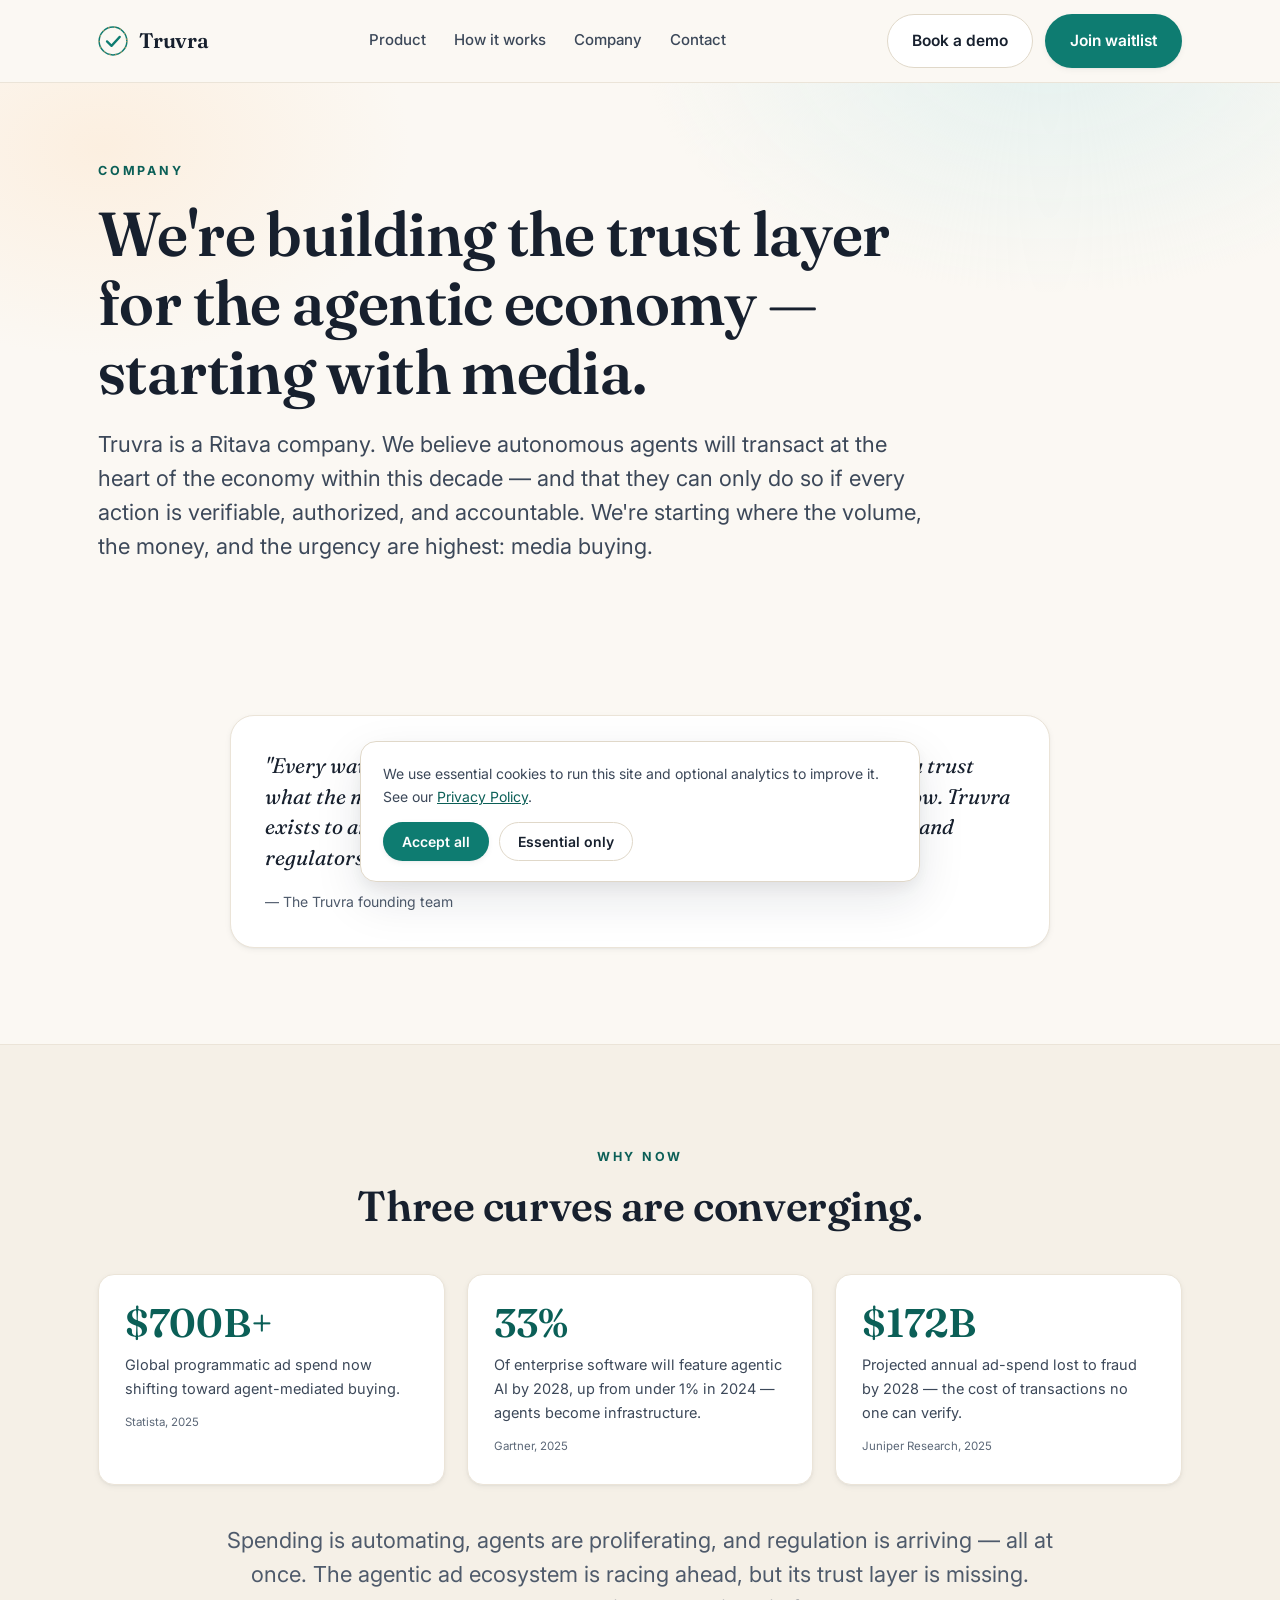
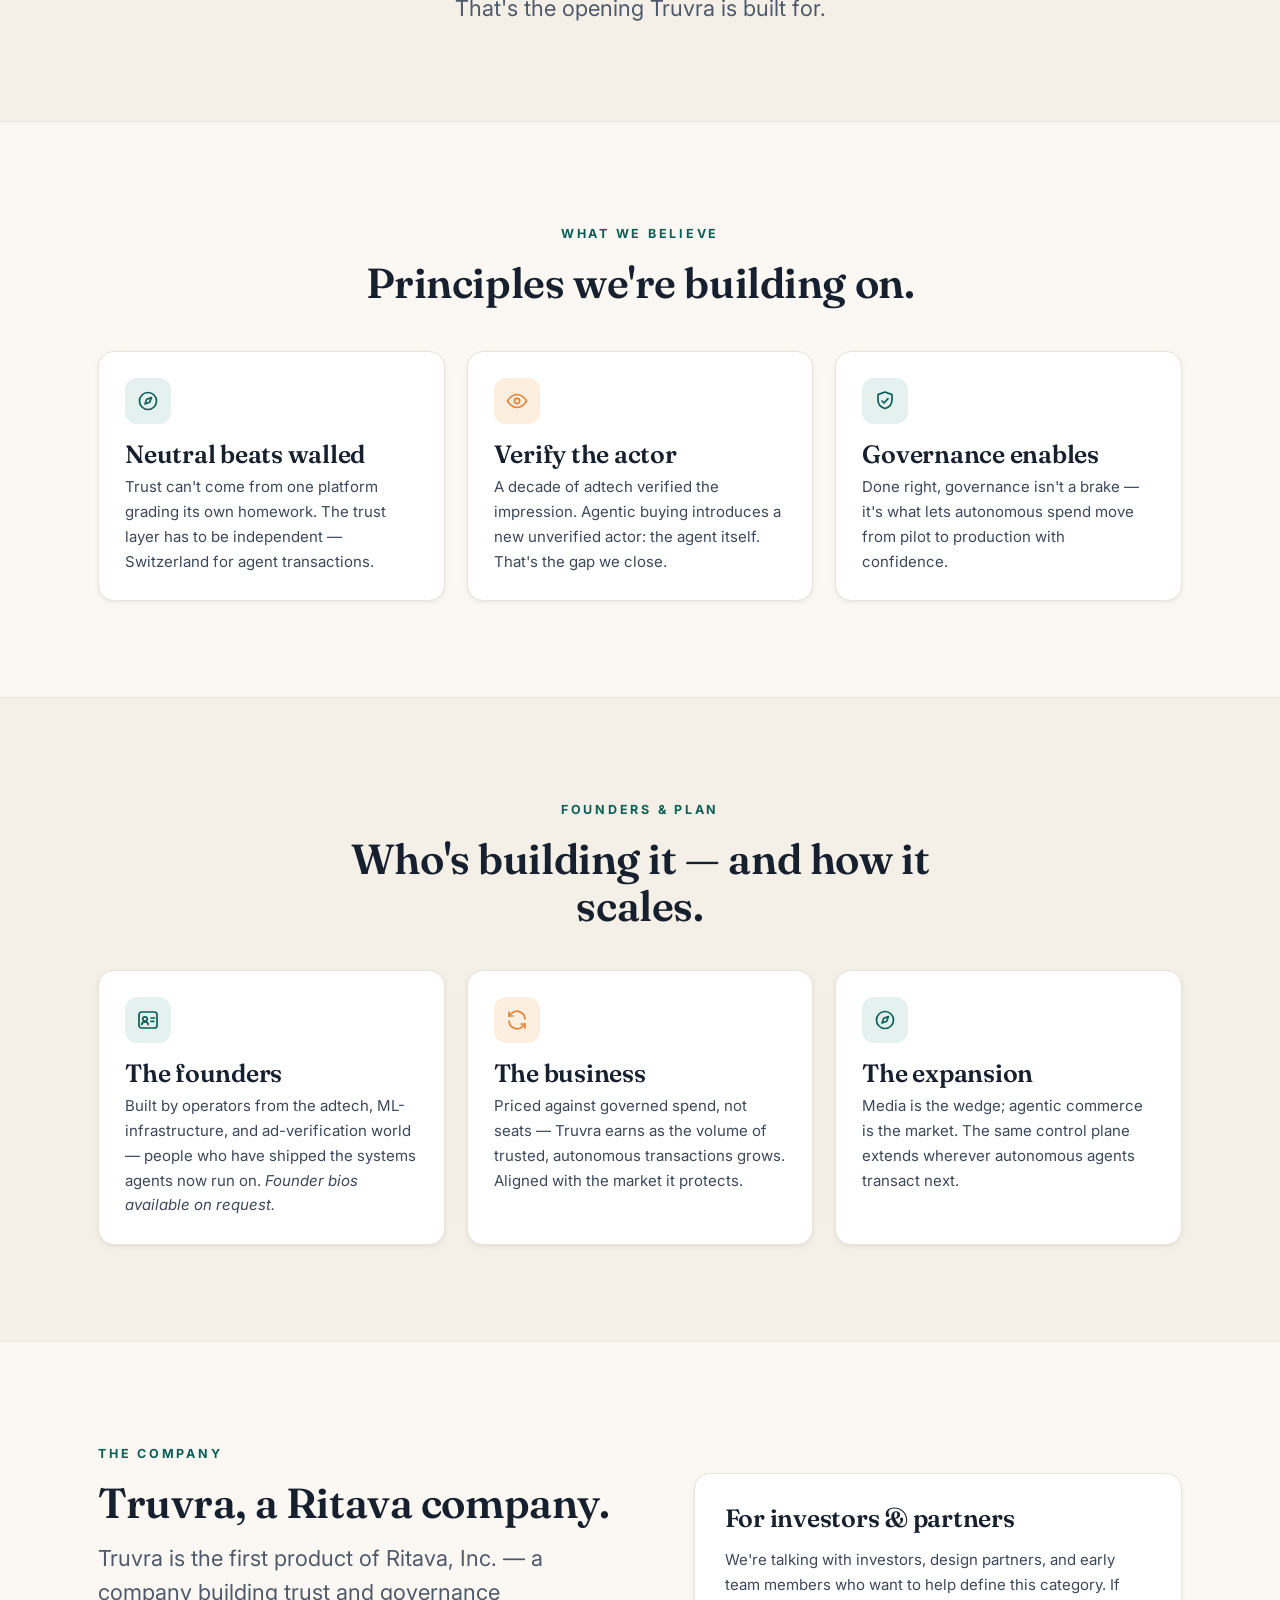
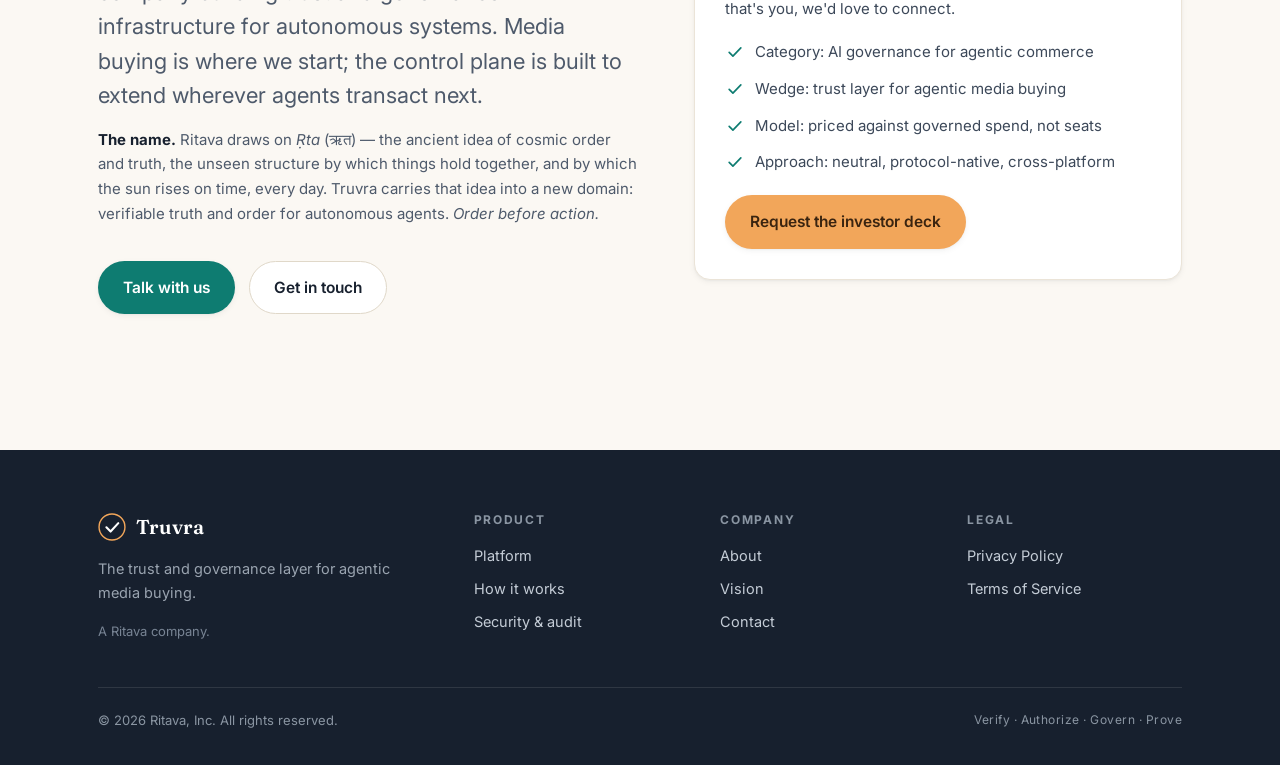
<file: company.html>
<!DOCTYPE html>
<html lang="en">
<head>
<meta charset="UTF-8">
<meta name="viewport" content="width=device-width, initial-scale=1.0">
<title>Company — Truvra</title>
<meta name="description" content="Truvra, a Ritava company, is building the neutral trust layer for agentic media buying. Our vision: autonomous agents that transact with verified identity, scoped authority, and complete accountability.">
<link rel="canonical" href="https://truvra.ai/company.html">
<meta name="theme-color" content="#FBF8F3">
<meta property="og:title" content="Company — Truvra">
<meta property="og:description" content="Why we're building the trust layer for the agentic ad ecosystem.">
<meta property="og:type" content="website">
<meta property="og:url" content="https://truvra.ai/company.html">
<meta property="og:site_name" content="Truvra">
<meta property="og:image" content="https://truvra.ai/og-image.png">
<meta property="og:image:alt" content="Truvra — the trust layer for agentic media buying">
<meta name="twitter:card" content="summary_large_image">
<meta name="twitter:title" content="Company — Truvra">
<meta name="twitter:description" content="Why we're building the trust layer for the agentic ad ecosystem.">
<meta name="twitter:image" content="https://truvra.ai/og-image.png">
<link rel="icon" href="favicon.svg" type="image/svg+xml">
<link rel="icon" href="favicon-32.png" sizes="32x32">
<link rel="apple-touch-icon" href="apple-touch-icon.png">
<link rel="preconnect" href="https://fonts.googleapis.com">
<link rel="preconnect" href="https://fonts.gstatic.com" crossorigin>
<link href="https://fonts.googleapis.com/css2?family=Fraunces:ital,opsz,wght@0,9..144,400..600;1,9..144,400..600&family=Inter:wght@400;500;600;700&display=swap" rel="stylesheet">
<link rel="stylesheet" href="styles.css">
</head>
<body>
<a class="skip" href="#main">Skip to content</a>

<svg style="position:absolute;width:0;height:0" aria-hidden="true" focusable="false"><defs>
<symbol id="i-compass" viewBox="0 0 24 24" fill="none" stroke="currentColor" stroke-width="1.7" stroke-linecap="round" stroke-linejoin="round"><circle cx="12" cy="12" r="8.5"/><path d="M15.4 8.6l-1.7 4.7-4.7 1.7 1.7-4.7z"/></symbol>
<symbol id="i-lens" viewBox="0 0 24 24" fill="none" stroke="currentColor" stroke-width="1.7" stroke-linecap="round" stroke-linejoin="round"><path d="M2.5 12S6 5.5 12 5.5 21.5 12 21.5 12 18 18.5 12 18.5 2.5 12 2.5 12z"/><circle cx="12" cy="12" r="2.6"/></symbol>
<symbol id="i-runtime" viewBox="0 0 24 24" fill="none" stroke="currentColor" stroke-width="1.7" stroke-linecap="round" stroke-linejoin="round"><path d="M12 3l7 2.6v5.2c0 4.6-3.1 7.6-7 8.7-3.9-1.1-7-4.1-7-8.7V5.6z"/><path d="M9 12l2 2 4-4.3"/></symbol>
<symbol id="i-check" viewBox="0 0 24 24" fill="none" stroke="currentColor" stroke-width="2" stroke-linecap="round" stroke-linejoin="round"><path d="M5 12.5l4.5 4.5L19 7"/></symbol>
<symbol id="i-identity" viewBox="0 0 24 24" fill="none" stroke="currentColor" stroke-width="1.7" stroke-linecap="round" stroke-linejoin="round"><rect x="3" y="4" width="18" height="16" rx="2.5"/><circle cx="9" cy="11" r="2.2"/><path d="M5.8 16.6c0-1.9 1.6-2.7 3.2-2.7s3.2.8 3.2 2.7"/><path d="M15 10h3.6M15 13.4h2.7"/></symbol>
<symbol id="i-loop" viewBox="0 0 24 24" fill="none" stroke="currentColor" stroke-width="1.7" stroke-linecap="round" stroke-linejoin="round"><path d="M20 11A8 8 0 0 0 6.3 5.7L4 8"/><path d="M4 13a8 8 0 0 0 13.7 5.3L20 16"/><path d="M4 4v4h4M20 20v-4h-4"/></symbol>
</defs></svg>

<nav class="nav">
  <div class="nav-inner">
    <a class="brand" href="index.html">
      <svg class="logo" viewBox="0 0 40 40" fill="none" aria-hidden="true"><circle cx="20" cy="20" r="18.5" stroke="#0E7C71" stroke-width="2"/><path d="M12 20.5L18 26.5L29 14.5" stroke="#0E7C71" stroke-width="3" stroke-linecap="round" stroke-linejoin="round"/><circle cx="20" cy="20" r="18.5" stroke="#F2A65A" stroke-width="2" stroke-dasharray="2 6" opacity="0.6"/></svg>
      Truvra
    </a>
    <div class="nav-links">
      <a href="product.html">Product</a>
      <a href="index.html#how">How it works</a>
      <a href="company.html">Company</a>
      <a href="contact.html">Contact</a>
    </div>
    <div class="nav-cta">
      <a class="btn btn-ghost" href="contact.html#demo">Book a demo</a>
      <a class="btn btn-primary" href="contact.html#waitlist">Join waitlist</a>
    </div>
    <button class="nav-toggle" aria-label="Open menu" aria-expanded="false">&#9776;</button>
  </div>
</nav>

<header class="hero" id="main" tabindex="-1" style="padding:72px 0 56px">
  <div class="wrap">
    <span class="eyebrow">Company</span>
    <h1 style="margin-top:16px;max-width:20ch">We're building the trust layer for the agentic economy — starting with media.</h1>
    <p class="lede" style="margin-top:20px;max-width:60ch">Truvra is a Ritava company. We believe autonomous agents will transact at the heart of the economy within this decade — and that they can only do so if every action is verifiable, authorized, and accountable. We're starting where the volume, the money, and the urgency are highest: media buying.</p>
  </div>
</header>

<section class="section" id="vision">
  <div class="wrap">
    <div class="quote reveal mx-auto" style="max-width:820px">
      <p>"Every wave of automation eventually meets the same question: can you trust what the machine just did? Agentic media buying is hitting that wall now. Truvra exists to answer it — to make autonomy something brands, publishers, and regulators can verify, not just hope for."</p>
      <div class="by">— The Truvra founding team</div>
    </div>
  </div>
</section>

<section class="section" style="background:var(--cream-2);border-block:1px solid var(--line)">
  <div class="wrap">
    <div class="center mx-auto maxch reveal" style="margin-bottom:44px">
      <span class="eyebrow">Why now</span>
      <h2 style="margin-top:14px">Three curves are converging.</h2>
    </div>
    <div class="stats reveal">
      <div class="stat"><div class="num">$700B+</div><div class="lab">Global programmatic ad spend now shifting toward agent-mediated buying.</div><div class="src">Statista, 2025</div></div>
      <div class="stat"><div class="num">33%</div><div class="lab">Of enterprise software will feature agentic AI by 2028, up from under 1% in 2024 — agents become infrastructure.</div><div class="src">Gartner, 2025</div></div>
      <div class="stat"><div class="num">$172B</div><div class="lab">Projected annual ad-spend lost to fraud by 2028 — the cost of transactions no one can verify.</div><div class="src">Juniper Research, 2025</div></div>
    </div>
    <p class="lede muted center mx-auto maxch reveal" style="margin-top:38px">
      Spending is automating, agents are proliferating, and regulation is arriving — all at once. The agentic ad ecosystem is racing ahead, but its trust layer is missing. That's the opening Truvra is built for.
    </p>
  </div>
</section>

<section class="section">
  <div class="wrap">
    <div class="center mx-auto maxch reveal" style="margin-bottom:44px">
      <span class="eyebrow">What we believe</span>
      <h2 style="margin-top:14px">Principles we're building on.</h2>
    </div>
    <div class="grid-3 reveal">
      <div class="card"><div class="ic"><svg aria-hidden="true"><use href="#i-compass"/></svg></div><h3>Neutral beats walled</h3><p>Trust can't come from one platform grading its own homework. The trust layer has to be independent — Switzerland for agent transactions.</p></div>
      <div class="card warm"><div class="ic"><svg aria-hidden="true"><use href="#i-lens"/></svg></div><h3>Verify the actor</h3><p>A decade of adtech verified the impression. Agentic buying introduces a new unverified actor: the agent itself. That's the gap we close.</p></div>
      <div class="card"><div class="ic"><svg aria-hidden="true"><use href="#i-runtime"/></svg></div><h3>Governance enables</h3><p>Done right, governance isn't a brake — it's what lets autonomous spend move from pilot to production with confidence.</p></div>
    </div>
  </div>
</section>

<section class="section" style="background:var(--cream-2);border-block:1px solid var(--line)">
  <div class="wrap">
    <div class="center mx-auto maxch reveal" style="margin-bottom:40px">
      <span class="eyebrow">Founders &amp; plan</span>
      <h2 style="margin-top:14px">Who's building it — and how it scales.</h2>
    </div>
    <div class="grid-3 reveal">
      <div class="card"><div class="ic"><svg aria-hidden="true"><use href="#i-identity"/></svg></div><h3>The founders</h3><p>Built by operators from the adtech, ML-infrastructure, and ad-verification world — people who have shipped the systems agents now run on. <em>Founder bios available on request.</em></p></div>
      <div class="card warm"><div class="ic"><svg aria-hidden="true"><use href="#i-loop"/></svg></div><h3>The business</h3><p>Priced against governed spend, not seats — Truvra earns as the volume of trusted, autonomous transactions grows. Aligned with the market it protects.</p></div>
      <div class="card"><div class="ic"><svg aria-hidden="true"><use href="#i-compass"/></svg></div><h3>The expansion</h3><p>Media is the wedge; agentic commerce is the market. The same control plane extends wherever autonomous agents transact next.</p></div>
    </div>
  </div>
</section>

<section class="section">
  <div class="wrap hero-grid">
    <div class="reveal">
      <span class="eyebrow">The company</span>
      <h2 style="margin-top:14px">Truvra, a Ritava company.</h2>
      <p class="lede muted" style="margin-top:14px">Truvra is the first product of Ritava, Inc. — a company building trust and governance infrastructure for autonomous systems. Media buying is where we start; the control plane is built to extend wherever agents transact next.</p>
      <p class="muted" style="margin-top:16px;font-size:15px"><strong style="color:var(--ink)">The name.</strong> Ritava draws on <em lang="sa">Ṛta</em> (<span lang="sa">ऋत</span>) — the ancient idea of cosmic order and truth, the unseen structure by which things hold together, and by which the sun rises on time, every day. Truvra carries that idea into a new domain: verifiable truth and order for autonomous agents. <em>Order before action.</em></p>
      <div class="hero-cta">
        <a class="btn btn-primary" href="contact.html#demo">Talk with us</a>
        <a class="btn btn-ghost" href="contact.html">Get in touch</a>
      </div>
    </div>
    <div class="reveal">
      <div class="card" style="padding:30px">
        <h3 style="margin-bottom:16px">For investors &amp; partners</h3>
        <p style="margin-bottom:14px">We're talking with investors, design partners, and early team members who want to help define this category. If that's you, we'd love to connect.</p>
        <ul class="iclist">
          <li><svg aria-hidden="true"><use href="#i-check"/></svg> Category: AI governance for agentic commerce</li>
          <li><svg aria-hidden="true"><use href="#i-check"/></svg> Wedge: trust layer for agentic media buying</li>
          <li><svg aria-hidden="true"><use href="#i-check"/></svg> Model: priced against governed spend, not seats</li>
          <li><svg aria-hidden="true"><use href="#i-check"/></svg> Approach: neutral, protocol-native, cross-platform</li>
        </ul>
        <a class="btn btn-warm" style="margin-top:20px" href="contact.html#demo">Request the investor deck</a>
      </div>
    </div>
  </div>
</section>

<footer class="footer">
  <div class="wrap">
    <div class="foot-grid">
      <div>
        <div class="foot-brand">
          <svg class="logo" viewBox="0 0 40 40" fill="none" aria-hidden="true"><circle cx="20" cy="20" r="18.5" stroke="#F2A65A" stroke-width="2"/><path d="M12 20.5L18 26.5L29 14.5" stroke="#fff" stroke-width="3" stroke-linecap="round" stroke-linejoin="round"/></svg>
          Truvra
        </div>
        <p style="color:#9AA4B0;font-size:14.5px;max-width:34ch">The trust and governance layer for agentic media buying.</p>
        <p style="color:#788494;font-size:13px;margin-top:16px">A Ritava company.</p>
      </div>
      <div class="foot-col"><h5>Product</h5><a href="product.html">Platform</a><a href="index.html#how">How it works</a><a href="product.html#security">Security &amp; audit</a></div>
      <div class="foot-col"><h5>Company</h5><a href="company.html">About</a><a href="company.html#vision">Vision</a><a href="contact.html">Contact</a></div>
      <div class="foot-col"><h5>Legal</h5><a href="privacy.html">Privacy Policy</a><a href="terms.html">Terms of Service</a></div>
    </div>
    <div class="foot-bottom">
      <span>© 2026 Ritava, Inc. All rights reserved.</span>
      <span class="foot-pills">Verify · Authorize · Govern · Prove</span>
    </div>
  </div>
</footer>

<div class="cookie" role="dialog" aria-label="Cookie notice" aria-live="polite">
  <p>We use essential cookies to run this site and optional analytics to improve it. See our <a href="privacy.html">Privacy Policy</a>.</p>
  <div class="cookie-actions">
    <button class="btn btn-primary" data-accept>Accept all</button>
    <button class="btn btn-ghost" data-decline>Essential only</button>
  </div>
</div>

<script src="app.js"></script>
</body>
</html>
</file>
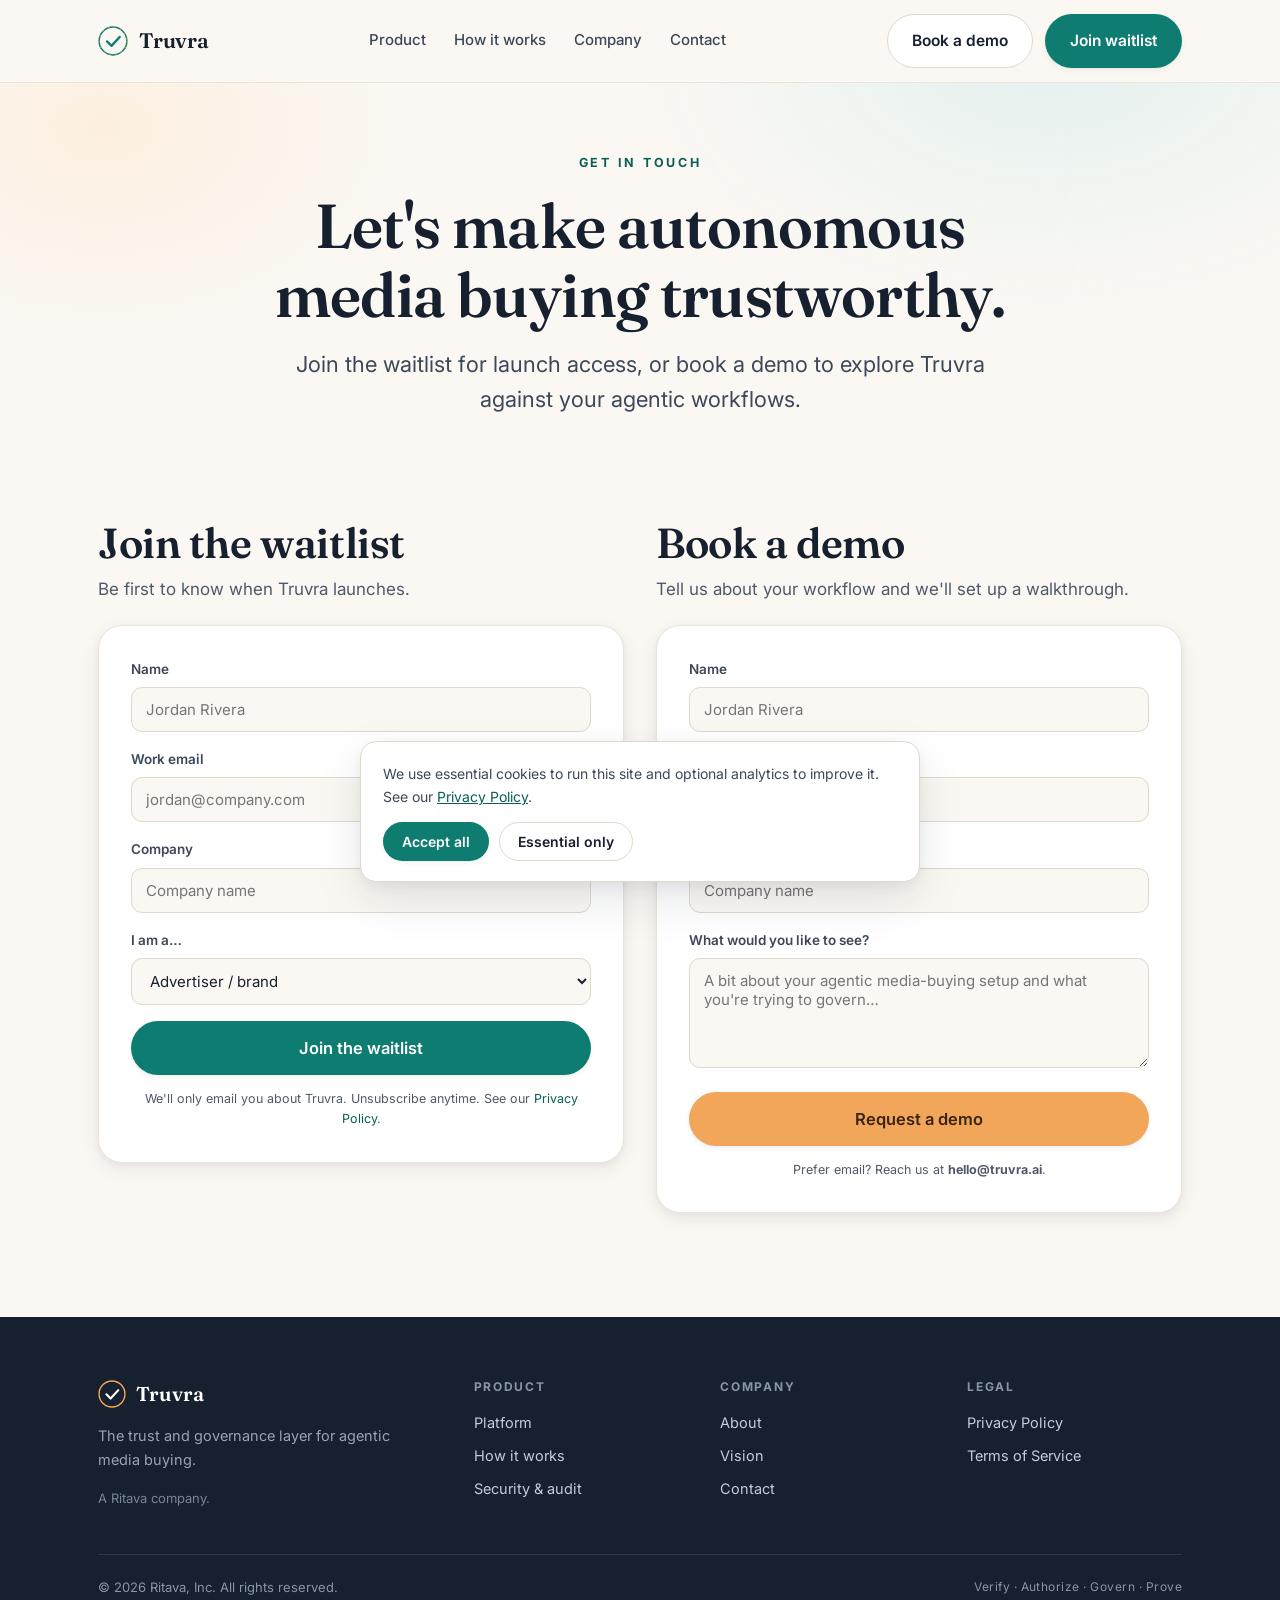
<file: contact.html>
<!DOCTYPE html>
<html lang="en">
<head>
<meta charset="UTF-8">
<meta name="viewport" content="width=device-width, initial-scale=1.0">
<title>Contact &amp; Waitlist — Truvra</title>
<meta name="description" content="Join the Truvra waitlist or book a demo. Help shape the trust layer for agentic media buying.">
<link rel="canonical" href="https://truvra.ai/contact.html">
<meta name="theme-color" content="#FBF8F3">
<meta property="og:title" content="Contact &amp; Waitlist — Truvra">
<meta property="og:description" content="Join the waitlist or book a demo of Truvra.">
<meta property="og:type" content="website">
<meta property="og:url" content="https://truvra.ai/contact.html">
<meta property="og:site_name" content="Truvra">
<meta property="og:image" content="https://truvra.ai/og-image.png">
<meta property="og:image:alt" content="Truvra — the trust layer for agentic media buying">
<meta name="twitter:card" content="summary_large_image">
<meta name="twitter:title" content="Contact &amp; Waitlist — Truvra">
<meta name="twitter:description" content="Join the Truvra waitlist or book a demo.">
<meta name="twitter:image" content="https://truvra.ai/og-image.png">
<link rel="icon" href="favicon.svg" type="image/svg+xml">
<link rel="icon" href="favicon-32.png" sizes="32x32">
<link rel="apple-touch-icon" href="apple-touch-icon.png">
<link rel="preconnect" href="https://fonts.googleapis.com">
<link rel="preconnect" href="https://fonts.gstatic.com" crossorigin>
<link href="https://fonts.googleapis.com/css2?family=Fraunces:ital,opsz,wght@0,9..144,400..600;1,9..144,400..600&family=Inter:wght@400;500;600;700&display=swap" rel="stylesheet">
<link rel="stylesheet" href="styles.css">
</head>
<body>
<a class="skip" href="#main">Skip to content</a>

<nav class="nav">
  <div class="nav-inner">
    <a class="brand" href="index.html">
      <svg class="logo" viewBox="0 0 40 40" fill="none" aria-hidden="true"><circle cx="20" cy="20" r="18.5" stroke="#0E7C71" stroke-width="2"/><path d="M12 20.5L18 26.5L29 14.5" stroke="#0E7C71" stroke-width="3" stroke-linecap="round" stroke-linejoin="round"/><circle cx="20" cy="20" r="18.5" stroke="#F2A65A" stroke-width="2" stroke-dasharray="2 6" opacity="0.6"/></svg>
      Truvra
    </a>
    <div class="nav-links">
      <a href="product.html">Product</a>
      <a href="index.html#how">How it works</a>
      <a href="company.html">Company</a>
      <a href="contact.html">Contact</a>
    </div>
    <div class="nav-cta">
      <a class="btn btn-ghost" href="contact.html#demo">Book a demo</a>
      <a class="btn btn-primary" href="contact.html#waitlist">Join waitlist</a>
    </div>
    <button class="nav-toggle" aria-label="Open menu" aria-expanded="false">&#9776;</button>
  </div>
</nav>

<header class="hero" id="main" tabindex="-1" style="padding:64px 0 40px">
  <div class="wrap center">
    <span class="eyebrow">Get in touch</span>
    <h1 style="margin-top:16px;max-width:18ch;margin-inline:auto">Let's make autonomous media buying trustworthy.</h1>
    <p class="lede mx-auto" style="margin-top:18px;max-width:52ch">Join the waitlist for launch access, or book a demo to explore Truvra against your agentic workflows.</p>
  </div>
</header>

<section class="section tight">
  <div class="wrap">
    <div class="grid-2" style="align-items:start;gap:32px">

      <div id="waitlist" class="reveal">
        <h2 style="margin-bottom:8px">Join the waitlist</h2>
        <p class="muted" style="margin-bottom:22px">Be first to know when Truvra launches.</p>
        <div class="form">
          <form data-prelaunch>
            <div class="field">
              <label for="w-name">Name</label>
              <input id="w-name" name="name" type="text" autocomplete="name" required placeholder="Jordan Rivera">
            </div>
            <div class="field">
              <label for="w-email">Work email</label>
              <input id="w-email" name="email" type="email" autocomplete="email" required placeholder="jordan@company.com">
            </div>
            <div class="field">
              <label for="w-company">Company</label>
              <input id="w-company" name="company" type="text" autocomplete="organization" placeholder="Company name">
            </div>
            <div class="field">
              <label for="w-role">I am a…</label>
              <select id="w-role" name="role">
                <option>Advertiser / brand</option>
                <option>Agency / holding company</option>
                <option>DSP</option>
                <option>SSP</option>
                <option>Publisher / retail media</option>
                <option>Data provider / clean room</option>
                <option>Identity / signal provider</option>
                <option>Measurement / attribution</option>
                <option>Brand safety / verification</option>
                <option>Creative provider</option>
                <option>Compliance / risk</option>
                <option>Investor</option>
                <option>Other</option>
              </select>
            </div>
            <button type="submit" class="btn btn-primary btn-lg">Join the waitlist</button>
            <p class="form-note">We'll only email you about Truvra. Unsubscribe anytime. See our <a href="privacy.html">Privacy Policy</a>.</p>
          </form>
        </div>
      </div>

      <div id="demo" class="reveal">
        <h2 style="margin-bottom:8px">Book a demo</h2>
        <p class="muted" style="margin-bottom:22px">Tell us about your workflow and we'll set up a walkthrough.</p>
        <div class="form">
          <form data-prelaunch>
            <div class="field">
              <label for="d-name">Name</label>
              <input id="d-name" name="name" type="text" autocomplete="name" required placeholder="Jordan Rivera">
            </div>
            <div class="field">
              <label for="d-email">Work email</label>
              <input id="d-email" name="email" type="email" autocomplete="email" required placeholder="jordan@company.com">
            </div>
            <div class="field">
              <label for="d-company">Company</label>
              <input id="d-company" name="company" type="text" autocomplete="organization" required placeholder="Company name">
            </div>
            <div class="field">
              <label for="d-msg">What would you like to see?</label>
              <textarea id="d-msg" name="message" placeholder="A bit about your agentic media-buying setup and what you're trying to govern…"></textarea>
            </div>
            <button type="submit" class="btn btn-warm btn-lg">Request a demo</button>
            <p class="form-note">Prefer email? Reach us at <strong>hello@truvra.ai</strong>.</p>
          </form>
        </div>
      </div>

    </div>
  </div>
</section>

<footer class="footer">
  <div class="wrap">
    <div class="foot-grid">
      <div>
        <div class="foot-brand">
          <svg class="logo" viewBox="0 0 40 40" fill="none" aria-hidden="true"><circle cx="20" cy="20" r="18.5" stroke="#F2A65A" stroke-width="2"/><path d="M12 20.5L18 26.5L29 14.5" stroke="#fff" stroke-width="3" stroke-linecap="round" stroke-linejoin="round"/></svg>
          Truvra
        </div>
        <p style="color:#9AA4B0;font-size:14.5px;max-width:34ch">The trust and governance layer for agentic media buying.</p>
        <p style="color:#788494;font-size:13px;margin-top:16px">A Ritava company.</p>
      </div>
      <div class="foot-col"><h5>Product</h5><a href="product.html">Platform</a><a href="index.html#how">How it works</a><a href="product.html#security">Security &amp; audit</a></div>
      <div class="foot-col"><h5>Company</h5><a href="company.html">About</a><a href="company.html#vision">Vision</a><a href="contact.html">Contact</a></div>
      <div class="foot-col"><h5>Legal</h5><a href="privacy.html">Privacy Policy</a><a href="terms.html">Terms of Service</a></div>
    </div>
    <div class="foot-bottom">
      <span>© 2026 Ritava, Inc. All rights reserved.</span>
      <span class="foot-pills">Verify · Authorize · Govern · Prove</span>
    </div>
  </div>
</footer>

<div class="cookie" role="dialog" aria-label="Cookie notice" aria-live="polite">
  <p>We use essential cookies to run this site and optional analytics to improve it. See our <a href="privacy.html">Privacy Policy</a>.</p>
  <div class="cookie-actions">
    <button class="btn btn-primary" data-accept>Accept all</button>
    <button class="btn btn-ghost" data-decline>Essential only</button>
  </div>
</div>

<script src="app.js"></script>
</body>
</html>
</file>
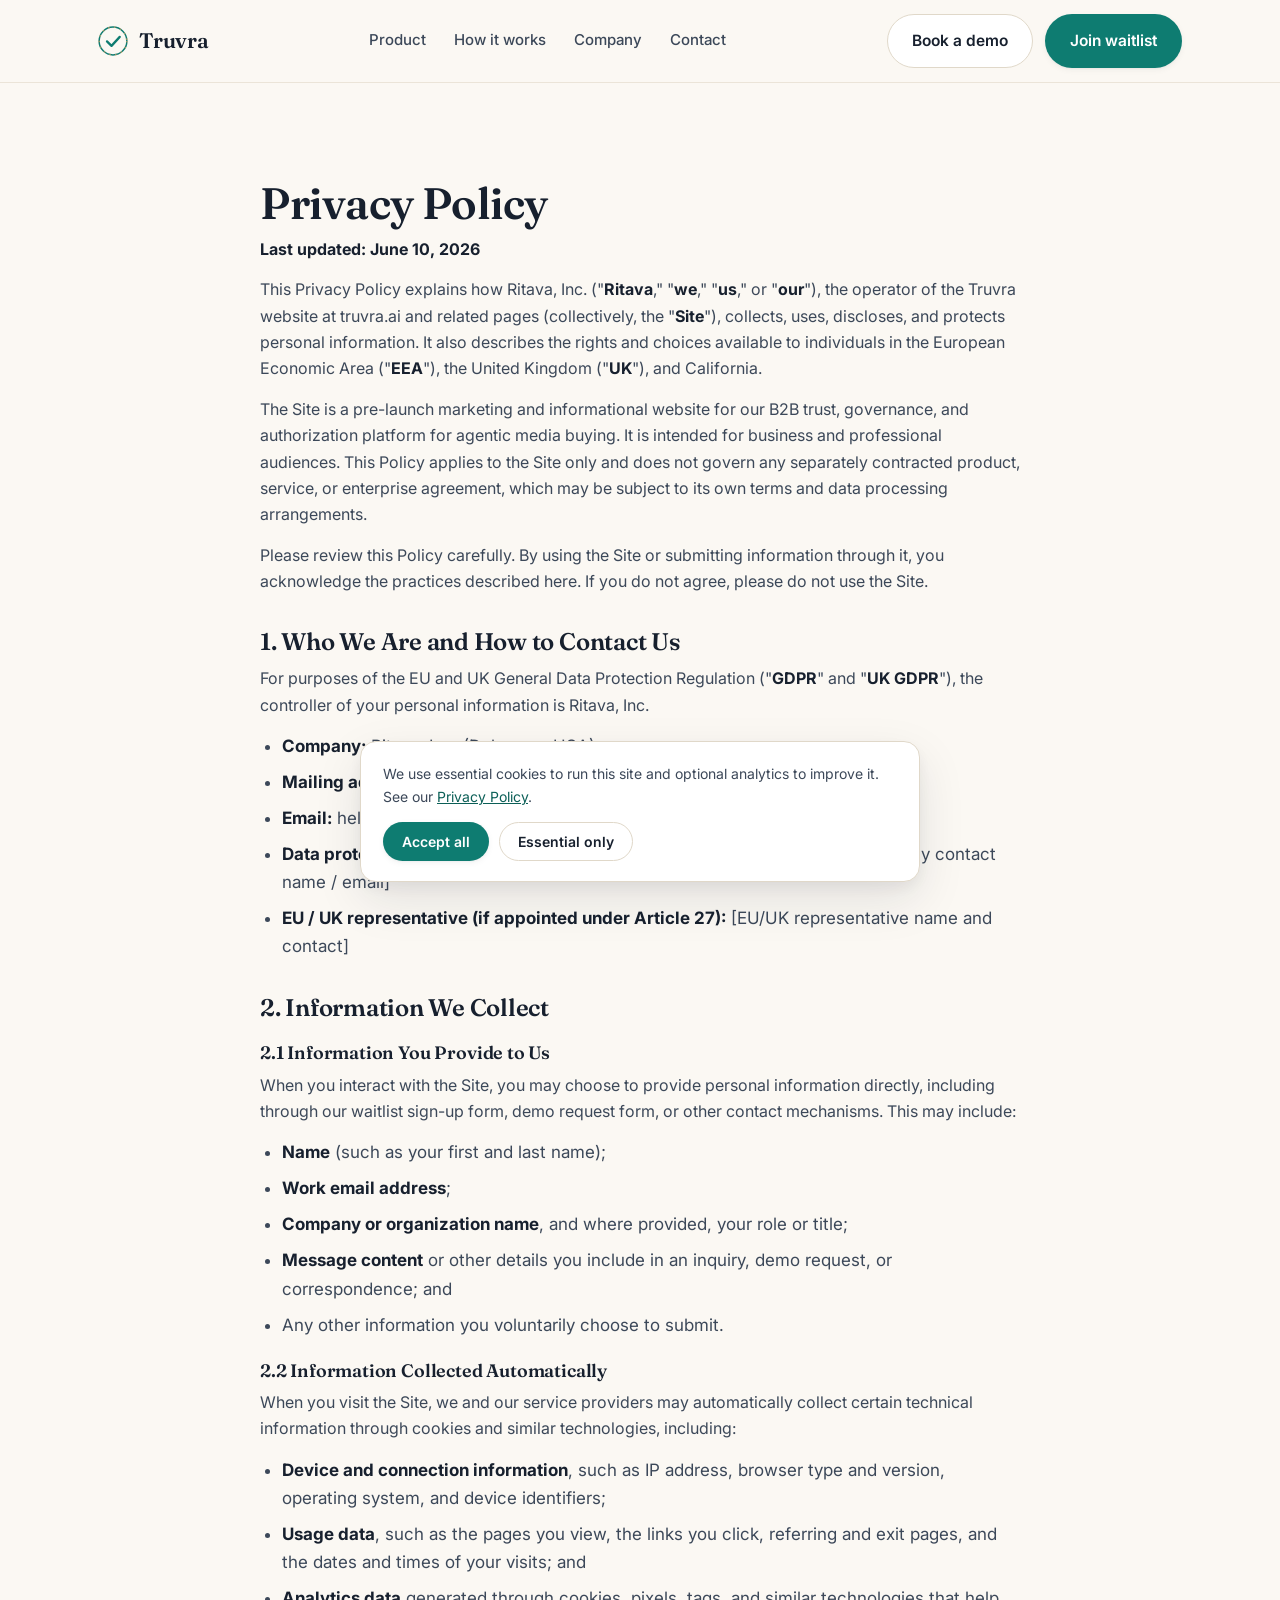
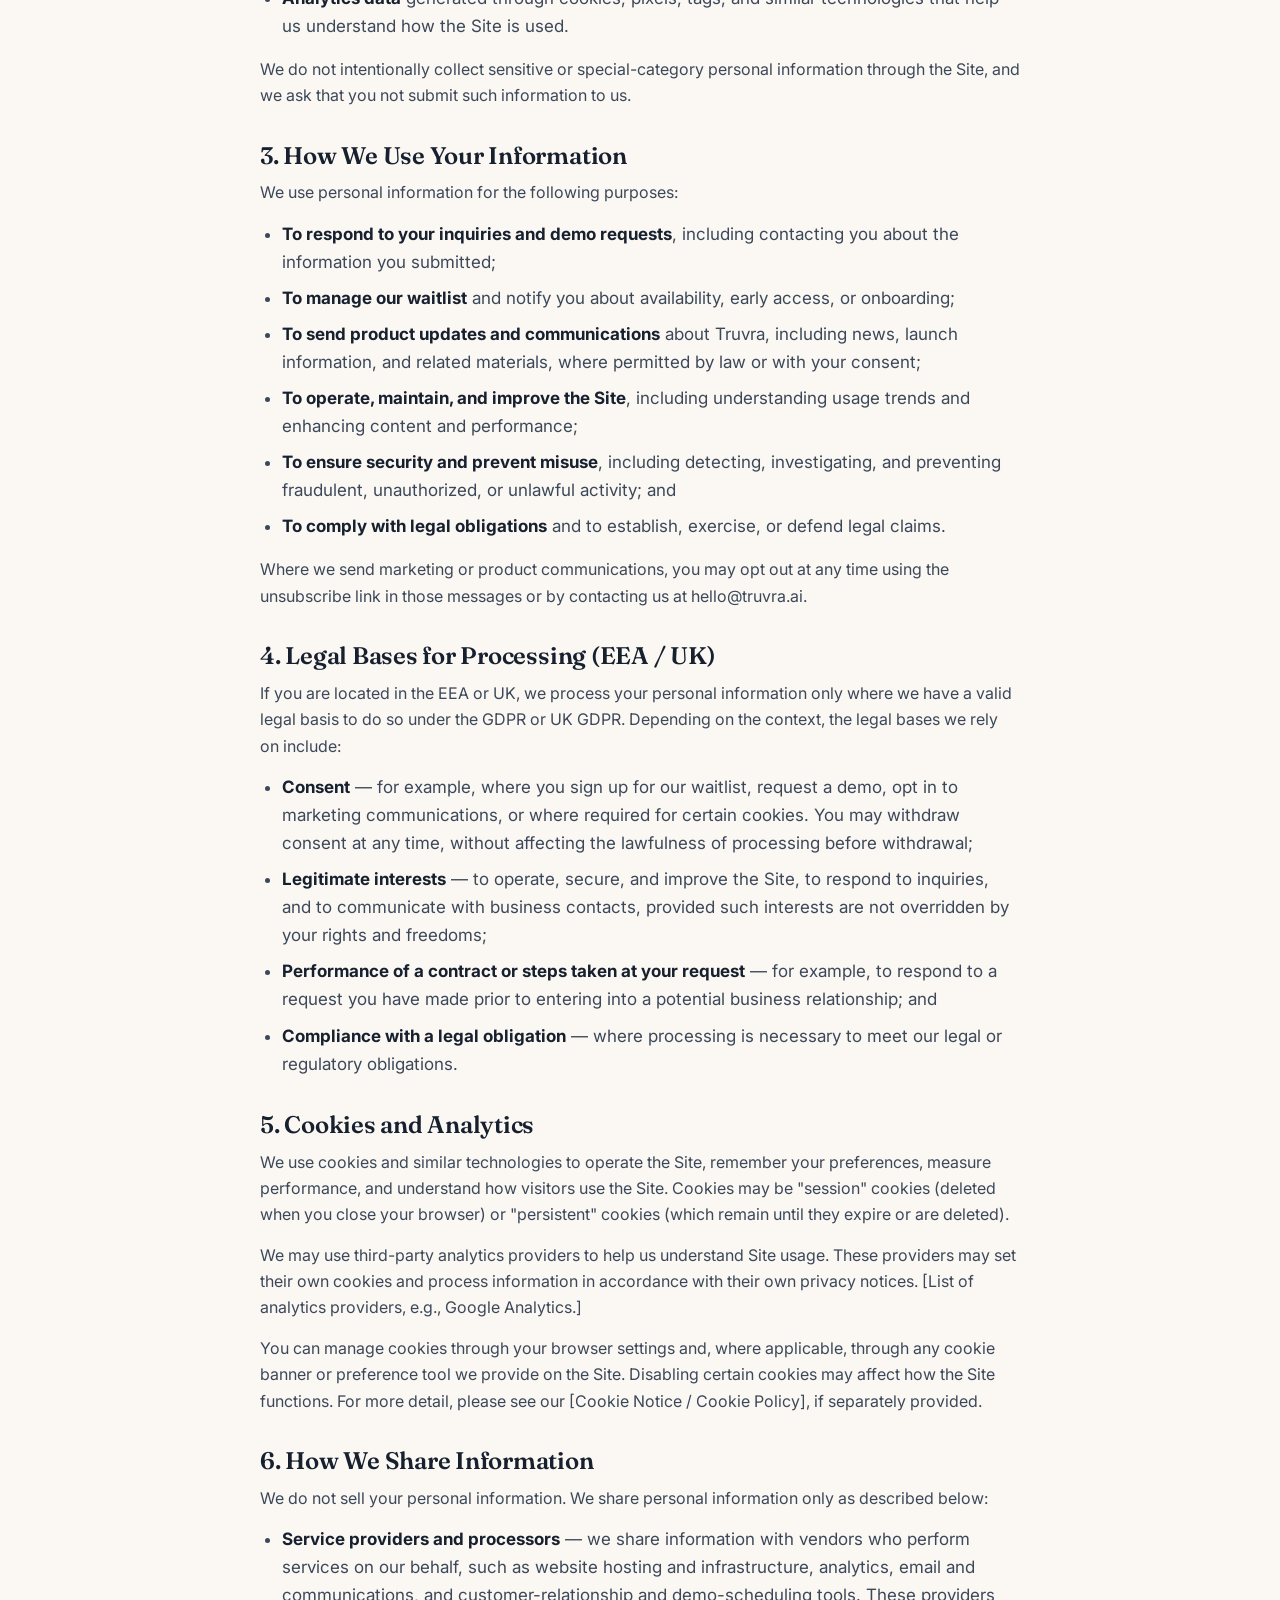
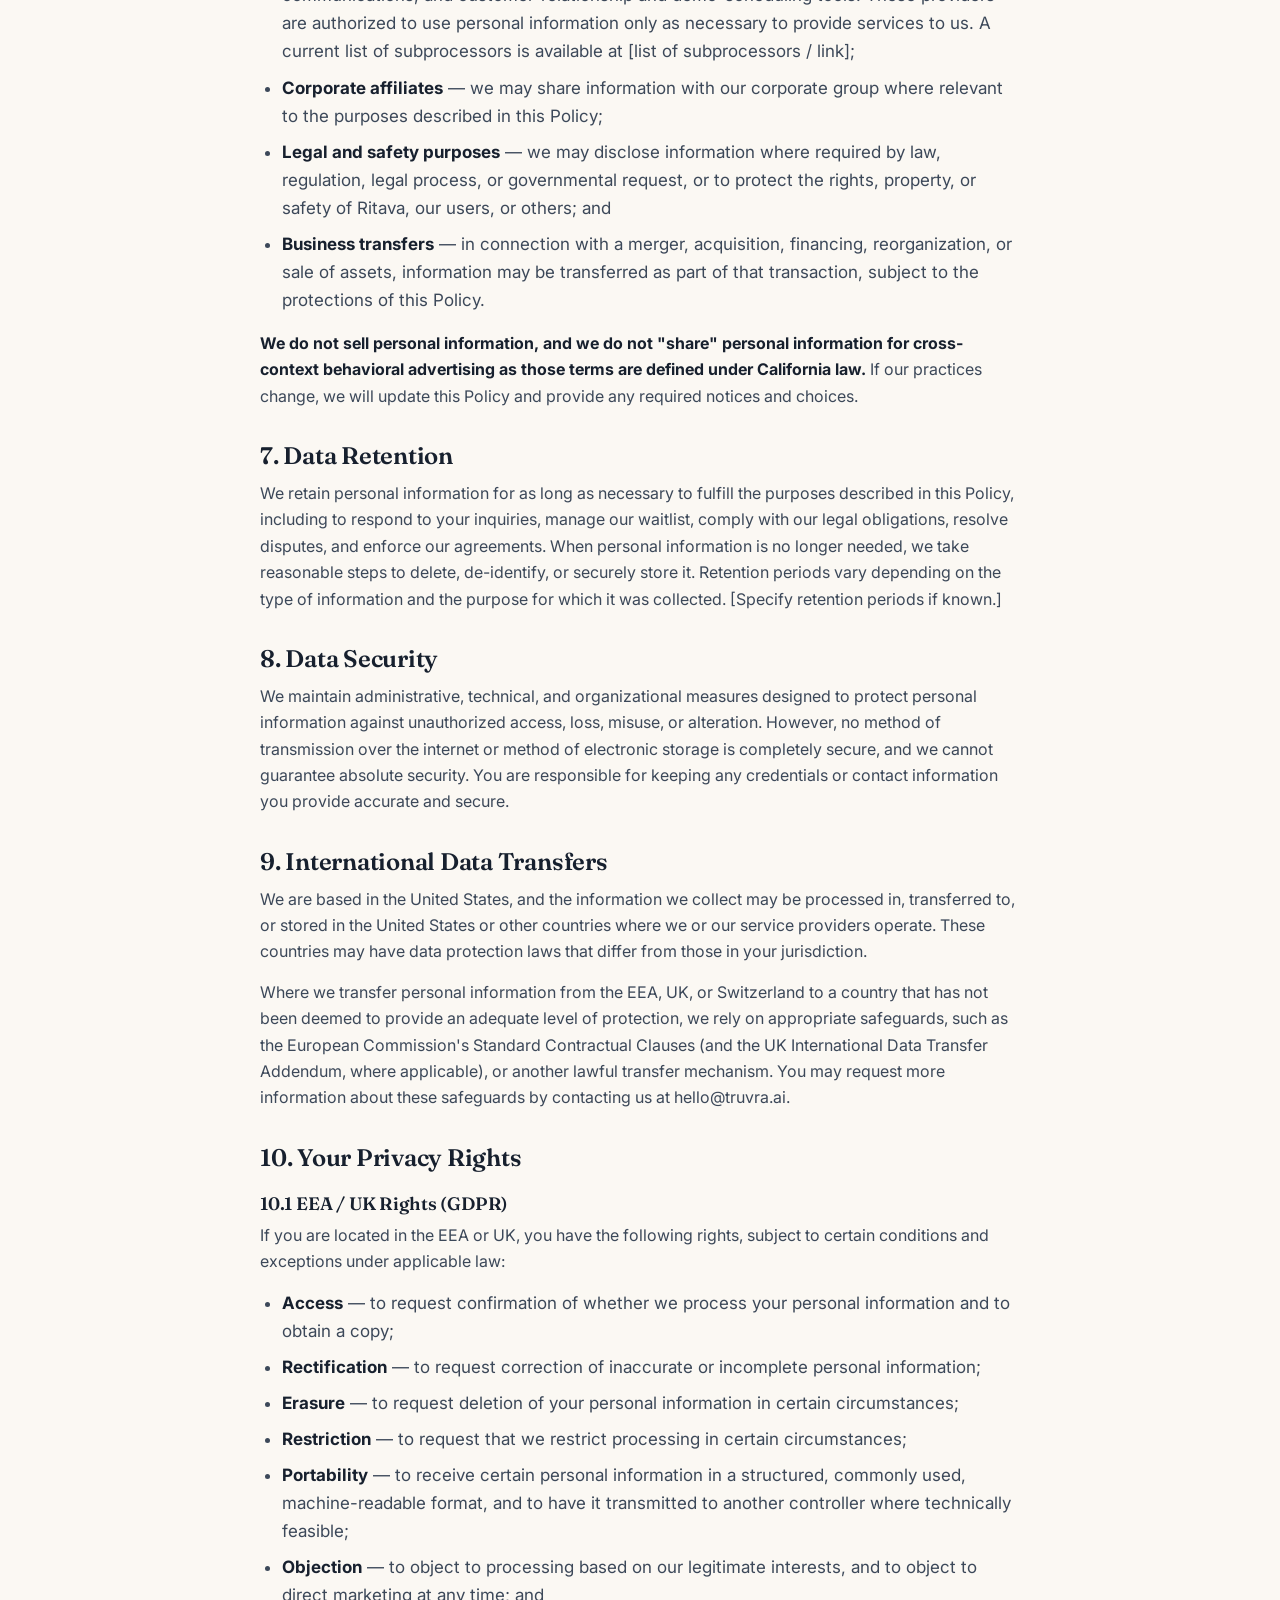
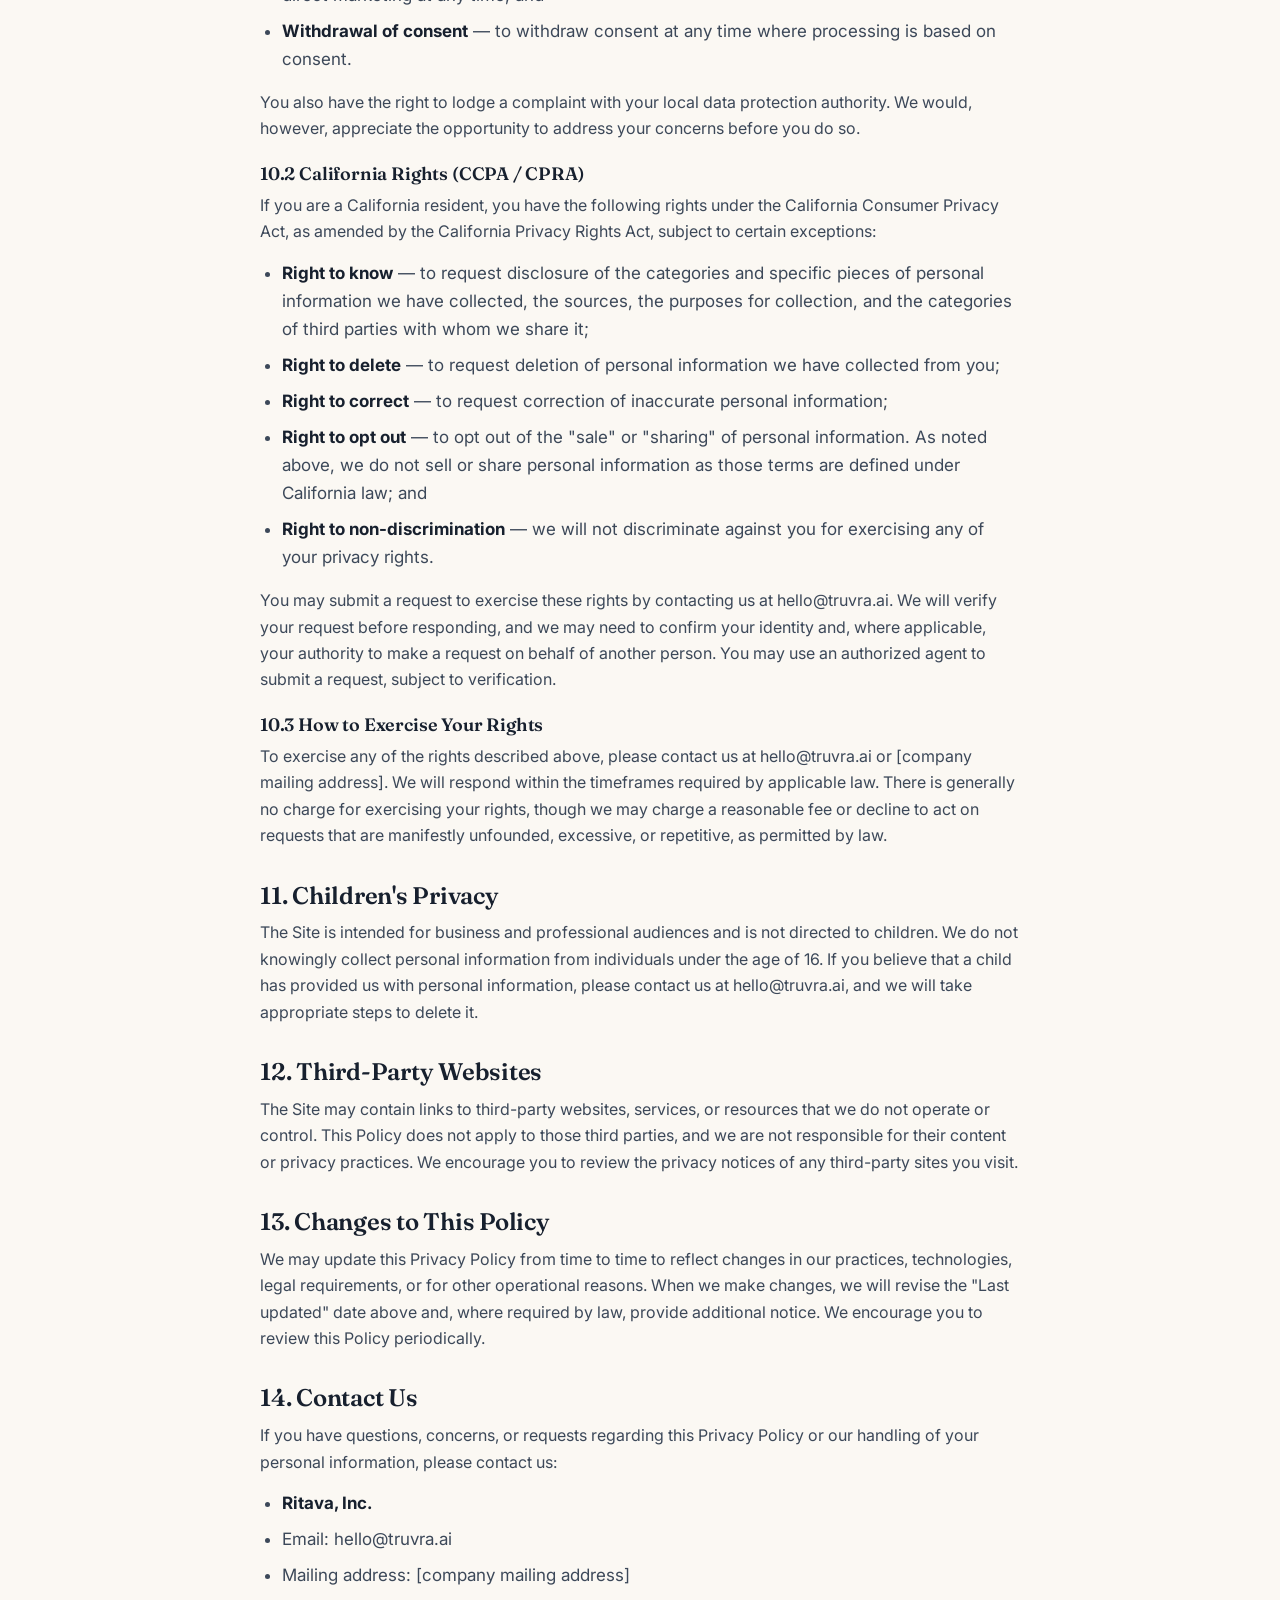
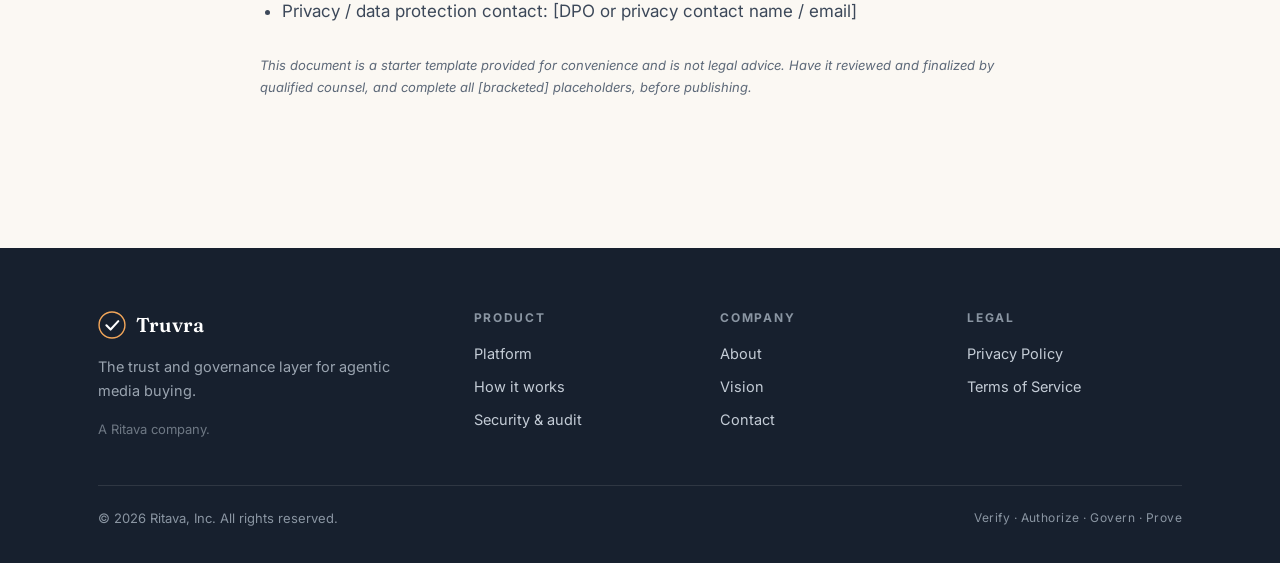
<file: privacy.html>
<!DOCTYPE html>
<html lang="en">
<head>
<meta charset="UTF-8">
<meta name="viewport" content="width=device-width, initial-scale=1.0">
<title>Privacy Policy — Truvra</title>
<meta name="description" content="Truvra (Ritava, Inc.) Privacy Policy.">
<meta name="robots" content="noindex">
<link rel="canonical" href="https://truvra.ai/privacy.html">
<meta name="theme-color" content="#FBF8F3">
<link rel="icon" href="favicon.svg" type="image/svg+xml">
<link rel="icon" href="favicon-32.png" sizes="32x32">
<link rel="apple-touch-icon" href="apple-touch-icon.png">
<link rel="preconnect" href="https://fonts.googleapis.com">
<link rel="preconnect" href="https://fonts.gstatic.com" crossorigin>
<link href="https://fonts.googleapis.com/css2?family=Fraunces:ital,opsz,wght@0,9..144,400..600;1,9..144,400..600&family=Inter:wght@400;500;600;700&display=swap" rel="stylesheet">
<link rel="stylesheet" href="styles.css">
</head>
<body>
<a class="skip" href="#main">Skip to content</a>

<nav class="nav">
  <div class="nav-inner">
    <a class="brand" href="index.html">
      <svg class="logo" viewBox="0 0 40 40" fill="none" aria-hidden="true"><circle cx="20" cy="20" r="18.5" stroke="#0E7C71" stroke-width="2"/><path d="M12 20.5L18 26.5L29 14.5" stroke="#0E7C71" stroke-width="3" stroke-linecap="round" stroke-linejoin="round"/><circle cx="20" cy="20" r="18.5" stroke="#F2A65A" stroke-width="2" stroke-dasharray="2 6" opacity="0.6"/></svg>
      Truvra
    </a>
    <div class="nav-links">
      <a href="product.html">Product</a>
      <a href="index.html#how">How it works</a>
      <a href="company.html">Company</a>
      <a href="contact.html">Contact</a>
    </div>
    <div class="nav-cta">
      <a class="btn btn-ghost" href="contact.html#demo">Book a demo</a>
      <a class="btn btn-primary" href="contact.html#waitlist">Join waitlist</a>
    </div>
    <button class="nav-toggle" aria-label="Open menu" aria-expanded="false">&#9776;</button>
  </div>
</nav>

<section class="section" id="main" tabindex="-1">
  <div class="wrap">
    <div class="prose mx-auto">
<h1>Privacy Policy</h1>

<p><strong>Last updated: June 10, 2026</strong></p>

<p>This Privacy Policy explains how Ritava, Inc. ("<strong>Ritava</strong>," "<strong>we</strong>," "<strong>us</strong>," or "<strong>our</strong>"), the operator of the Truvra website at truvra.ai and related pages (collectively, the "<strong>Site</strong>"), collects, uses, discloses, and protects personal information. It also describes the rights and choices available to individuals in the European Economic Area ("<strong>EEA</strong>"), the United Kingdom ("<strong>UK</strong>"), and California.</p>

<p>The Site is a pre-launch marketing and informational website for our B2B trust, governance, and authorization platform for agentic media buying. It is intended for business and professional audiences. This Policy applies to the Site only and does not govern any separately contracted product, service, or enterprise agreement, which may be subject to its own terms and data processing arrangements.</p>

<p>Please review this Policy carefully. By using the Site or submitting information through it, you acknowledge the practices described here. If you do not agree, please do not use the Site.</p>

<h2>1. Who We Are and How to Contact Us</h2>

<p>For purposes of the EU and UK General Data Protection Regulation ("<strong>GDPR</strong>" and "<strong>UK GDPR</strong>"), the controller of your personal information is Ritava, Inc.</p>

<ul>
<li><strong>Company:</strong> Ritava, Inc. (Delaware, USA)</li>
<li><strong>Mailing address:</strong> [Company mailing address]</li>
<li><strong>Email:</strong> hello@truvra.ai</li>
<li><strong>Data protection contact / Data Protection Officer (if appointed):</strong> [DPO or privacy contact name / email]</li>
<li><strong>EU / UK representative (if appointed under Article 27):</strong> [EU/UK representative name and contact]</li>
</ul>

<h2>2. Information We Collect</h2>

<h3>2.1 Information You Provide to Us</h3>

<p>When you interact with the Site, you may choose to provide personal information directly, including through our waitlist sign-up form, demo request form, or other contact mechanisms. This may include:</p>

<ul>
<li><strong>Name</strong> (such as your first and last name);</li>
<li><strong>Work email address</strong>;</li>
<li><strong>Company or organization name</strong>, and where provided, your role or title;</li>
<li><strong>Message content</strong> or other details you include in an inquiry, demo request, or correspondence; and</li>
<li>Any other information you voluntarily choose to submit.</li>
</ul>

<h3>2.2 Information Collected Automatically</h3>

<p>When you visit the Site, we and our service providers may automatically collect certain technical information through cookies and similar technologies, including:</p>

<ul>
<li><strong>Device and connection information</strong>, such as IP address, browser type and version, operating system, and device identifiers;</li>
<li><strong>Usage data</strong>, such as the pages you view, the links you click, referring and exit pages, and the dates and times of your visits; and</li>
<li><strong>Analytics data</strong> generated through cookies, pixels, tags, and similar technologies that help us understand how the Site is used.</li>
</ul>

<p>We do not intentionally collect sensitive or special-category personal information through the Site, and we ask that you not submit such information to us.</p>

<h2>3. How We Use Your Information</h2>

<p>We use personal information for the following purposes:</p>

<ul>
<li><strong>To respond to your inquiries and demo requests</strong>, including contacting you about the information you submitted;</li>
<li><strong>To manage our waitlist</strong> and notify you about availability, early access, or onboarding;</li>
<li><strong>To send product updates and communications</strong> about Truvra, including news, launch information, and related materials, where permitted by law or with your consent;</li>
<li><strong>To operate, maintain, and improve the Site</strong>, including understanding usage trends and enhancing content and performance;</li>
<li><strong>To ensure security and prevent misuse</strong>, including detecting, investigating, and preventing fraudulent, unauthorized, or unlawful activity; and</li>
<li><strong>To comply with legal obligations</strong> and to establish, exercise, or defend legal claims.</li>
</ul>

<p>Where we send marketing or product communications, you may opt out at any time using the unsubscribe link in those messages or by contacting us at hello@truvra.ai.</p>

<h2>4. Legal Bases for Processing (EEA / UK)</h2>

<p>If you are located in the EEA or UK, we process your personal information only where we have a valid legal basis to do so under the GDPR or UK GDPR. Depending on the context, the legal bases we rely on include:</p>

<ul>
<li><strong>Consent</strong> — for example, where you sign up for our waitlist, request a demo, opt in to marketing communications, or where required for certain cookies. You may withdraw consent at any time, without affecting the lawfulness of processing before withdrawal;</li>
<li><strong>Legitimate interests</strong> — to operate, secure, and improve the Site, to respond to inquiries, and to communicate with business contacts, provided such interests are not overridden by your rights and freedoms;</li>
<li><strong>Performance of a contract or steps taken at your request</strong> — for example, to respond to a request you have made prior to entering into a potential business relationship; and</li>
<li><strong>Compliance with a legal obligation</strong> — where processing is necessary to meet our legal or regulatory obligations.</li>
</ul>

<h2>5. Cookies and Analytics</h2>

<p>We use cookies and similar technologies to operate the Site, remember your preferences, measure performance, and understand how visitors use the Site. Cookies may be "session" cookies (deleted when you close your browser) or "persistent" cookies (which remain until they expire or are deleted).</p>

<p>We may use third-party analytics providers to help us understand Site usage. These providers may set their own cookies and process information in accordance with their own privacy notices. [List of analytics providers, e.g., Google Analytics.]</p>

<p>You can manage cookies through your browser settings and, where applicable, through any cookie banner or preference tool we provide on the Site. Disabling certain cookies may affect how the Site functions. For more detail, please see our [Cookie Notice / Cookie Policy], if separately provided.</p>

<h2>6. How We Share Information</h2>

<p>We do not sell your personal information. We share personal information only as described below:</p>

<ul>
<li><strong>Service providers and processors</strong> — we share information with vendors who perform services on our behalf, such as website hosting and infrastructure, analytics, email and communications, and customer-relationship and demo-scheduling tools. These providers are authorized to use personal information only as necessary to provide services to us. A current list of subprocessors is available at [list of subprocessors / link];</li>
<li><strong>Corporate affiliates</strong> — we may share information with our corporate group where relevant to the purposes described in this Policy;</li>
<li><strong>Legal and safety purposes</strong> — we may disclose information where required by law, regulation, legal process, or governmental request, or to protect the rights, property, or safety of Ritava, our users, or others; and</li>
<li><strong>Business transfers</strong> — in connection with a merger, acquisition, financing, reorganization, or sale of assets, information may be transferred as part of that transaction, subject to the protections of this Policy.</li>
</ul>

<p><strong>We do not sell personal information, and we do not "share" personal information for cross-context behavioral advertising as those terms are defined under California law.</strong> If our practices change, we will update this Policy and provide any required notices and choices.</p>

<h2>7. Data Retention</h2>

<p>We retain personal information for as long as necessary to fulfill the purposes described in this Policy, including to respond to your inquiries, manage our waitlist, comply with our legal obligations, resolve disputes, and enforce our agreements. When personal information is no longer needed, we take reasonable steps to delete, de-identify, or securely store it. Retention periods vary depending on the type of information and the purpose for which it was collected. [Specify retention periods if known.]</p>

<h2>8. Data Security</h2>

<p>We maintain administrative, technical, and organizational measures designed to protect personal information against unauthorized access, loss, misuse, or alteration. However, no method of transmission over the internet or method of electronic storage is completely secure, and we cannot guarantee absolute security. You are responsible for keeping any credentials or contact information you provide accurate and secure.</p>

<h2>9. International Data Transfers</h2>

<p>We are based in the United States, and the information we collect may be processed in, transferred to, or stored in the United States or other countries where we or our service providers operate. These countries may have data protection laws that differ from those in your jurisdiction.</p>

<p>Where we transfer personal information from the EEA, UK, or Switzerland to a country that has not been deemed to provide an adequate level of protection, we rely on appropriate safeguards, such as the European Commission's Standard Contractual Clauses (and the UK International Data Transfer Addendum, where applicable), or another lawful transfer mechanism. You may request more information about these safeguards by contacting us at hello@truvra.ai.</p>

<h2>10. Your Privacy Rights</h2>

<h3>10.1 EEA / UK Rights (GDPR)</h3>

<p>If you are located in the EEA or UK, you have the following rights, subject to certain conditions and exceptions under applicable law:</p>

<ul>
<li><strong>Access</strong> — to request confirmation of whether we process your personal information and to obtain a copy;</li>
<li><strong>Rectification</strong> — to request correction of inaccurate or incomplete personal information;</li>
<li><strong>Erasure</strong> — to request deletion of your personal information in certain circumstances;</li>
<li><strong>Restriction</strong> — to request that we restrict processing in certain circumstances;</li>
<li><strong>Portability</strong> — to receive certain personal information in a structured, commonly used, machine-readable format, and to have it transmitted to another controller where technically feasible;</li>
<li><strong>Objection</strong> — to object to processing based on our legitimate interests, and to object to direct marketing at any time; and</li>
<li><strong>Withdrawal of consent</strong> — to withdraw consent at any time where processing is based on consent.</li>
</ul>

<p>You also have the right to lodge a complaint with your local data protection authority. We would, however, appreciate the opportunity to address your concerns before you do so.</p>

<h3>10.2 California Rights (CCPA / CPRA)</h3>

<p>If you are a California resident, you have the following rights under the California Consumer Privacy Act, as amended by the California Privacy Rights Act, subject to certain exceptions:</p>

<ul>
<li><strong>Right to know</strong> — to request disclosure of the categories and specific pieces of personal information we have collected, the sources, the purposes for collection, and the categories of third parties with whom we share it;</li>
<li><strong>Right to delete</strong> — to request deletion of personal information we have collected from you;</li>
<li><strong>Right to correct</strong> — to request correction of inaccurate personal information;</li>
<li><strong>Right to opt out</strong> — to opt out of the "sale" or "sharing" of personal information. As noted above, we do not sell or share personal information as those terms are defined under California law; and</li>
<li><strong>Right to non-discrimination</strong> — we will not discriminate against you for exercising any of your privacy rights.</li>
</ul>

<p>You may submit a request to exercise these rights by contacting us at hello@truvra.ai. We will verify your request before responding, and we may need to confirm your identity and, where applicable, your authority to make a request on behalf of another person. You may use an authorized agent to submit a request, subject to verification.</p>

<h3>10.3 How to Exercise Your Rights</h3>

<p>To exercise any of the rights described above, please contact us at hello@truvra.ai or [company mailing address]. We will respond within the timeframes required by applicable law. There is generally no charge for exercising your rights, though we may charge a reasonable fee or decline to act on requests that are manifestly unfounded, excessive, or repetitive, as permitted by law.</p>

<h2>11. Children's Privacy</h2>

<p>The Site is intended for business and professional audiences and is not directed to children. We do not knowingly collect personal information from individuals under the age of 16. If you believe that a child has provided us with personal information, please contact us at hello@truvra.ai, and we will take appropriate steps to delete it.</p>

<h2>12. Third-Party Websites</h2>

<p>The Site may contain links to third-party websites, services, or resources that we do not operate or control. This Policy does not apply to those third parties, and we are not responsible for their content or privacy practices. We encourage you to review the privacy notices of any third-party sites you visit.</p>

<h2>13. Changes to This Policy</h2>

<p>We may update this Privacy Policy from time to time to reflect changes in our practices, technologies, legal requirements, or for other operational reasons. When we make changes, we will revise the "Last updated" date above and, where required by law, provide additional notice. We encourage you to review this Policy periodically.</p>

<h2>14. Contact Us</h2>

<p>If you have questions, concerns, or requests regarding this Privacy Policy or our handling of your personal information, please contact us:</p>

<ul>
<li><strong>Ritava, Inc.</strong></li>
<li>Email: hello@truvra.ai</li>
<li>Mailing address: [company mailing address]</li>
<li>Privacy / data protection contact: [DPO or privacy contact name / email]</li>
</ul>

<p style="margin-top:30px;font-size:13px;color:var(--muted-2)"><em>This document is a starter template provided for convenience and is not legal advice. Have it reviewed and finalized by qualified counsel, and complete all [bracketed] placeholders, before publishing.</em></p>
    </div>
  </div>
</section>

<footer class="footer">
  <div class="wrap">
    <div class="foot-grid">
      <div>
        <div class="foot-brand">
          <svg class="logo" viewBox="0 0 40 40" fill="none" aria-hidden="true"><circle cx="20" cy="20" r="18.5" stroke="#F2A65A" stroke-width="2"/><path d="M12 20.5L18 26.5L29 14.5" stroke="#fff" stroke-width="3" stroke-linecap="round" stroke-linejoin="round"/></svg>
          Truvra
        </div>
        <p style="color:#9AA4B0;font-size:14.5px;max-width:34ch">The trust and governance layer for agentic media buying.</p>
        <p style="color:#6E7884;font-size:13px;margin-top:16px">A Ritava company.</p>
      </div>
      <div class="foot-col"><h5>Product</h5><a href="product.html">Platform</a><a href="index.html#how">How it works</a><a href="product.html#security">Security &amp; audit</a></div>
      <div class="foot-col"><h5>Company</h5><a href="company.html">About</a><a href="company.html#vision">Vision</a><a href="contact.html">Contact</a></div>
      <div class="foot-col"><h5>Legal</h5><a href="privacy.html">Privacy Policy</a><a href="terms.html">Terms of Service</a></div>
    </div>
    <div class="foot-bottom">
      <span>© 2026 Ritava, Inc. All rights reserved.</span>
      <span class="foot-pills">Verify · Authorize · Govern · Prove</span>
    </div>
  </div>
</footer>

<div class="cookie" role="dialog" aria-label="Cookie notice" aria-live="polite">
  <p>We use essential cookies to run this site and optional analytics to improve it. See our <a href="privacy.html">Privacy Policy</a>.</p>
  <div class="cookie-actions">
    <button class="btn btn-primary" data-accept>Accept all</button>
    <button class="btn btn-ghost" data-decline>Essential only</button>
  </div>
</div>

<script src="app.js"></script>
</body>
</html>
</file>
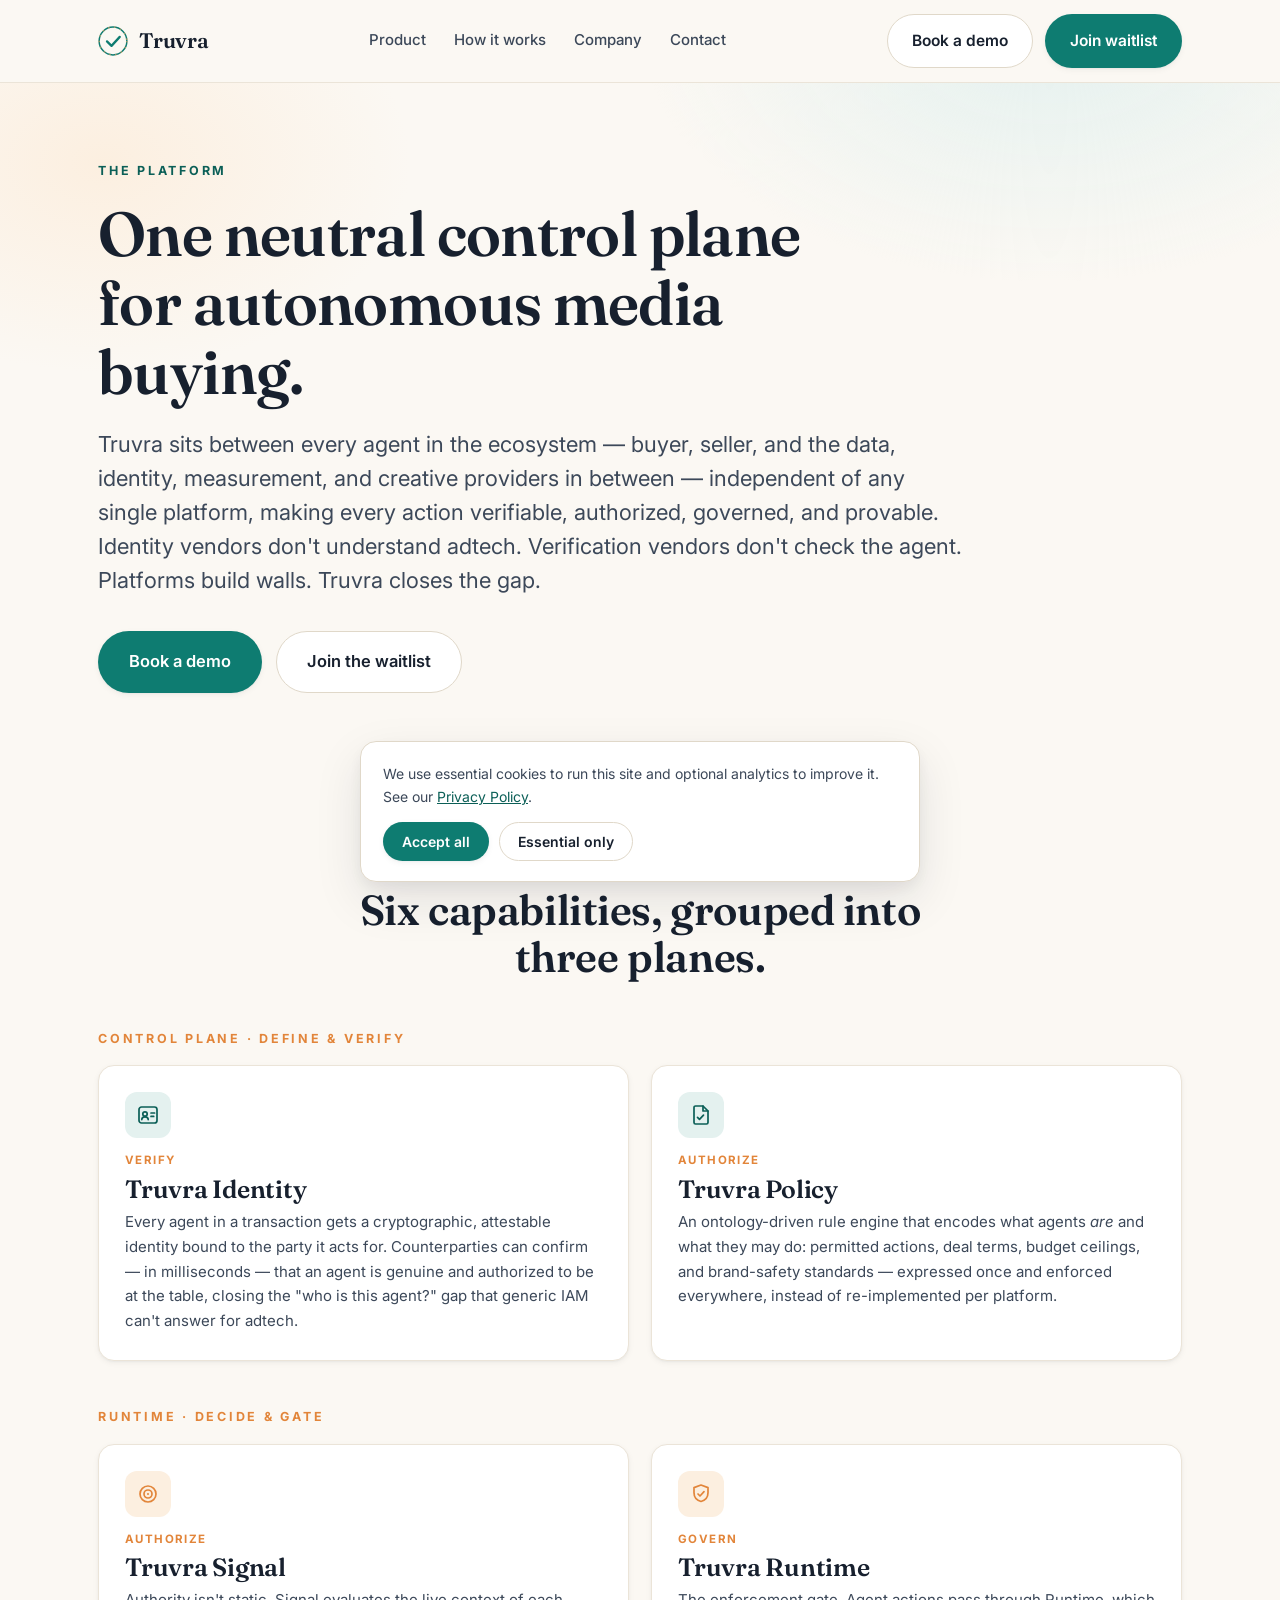
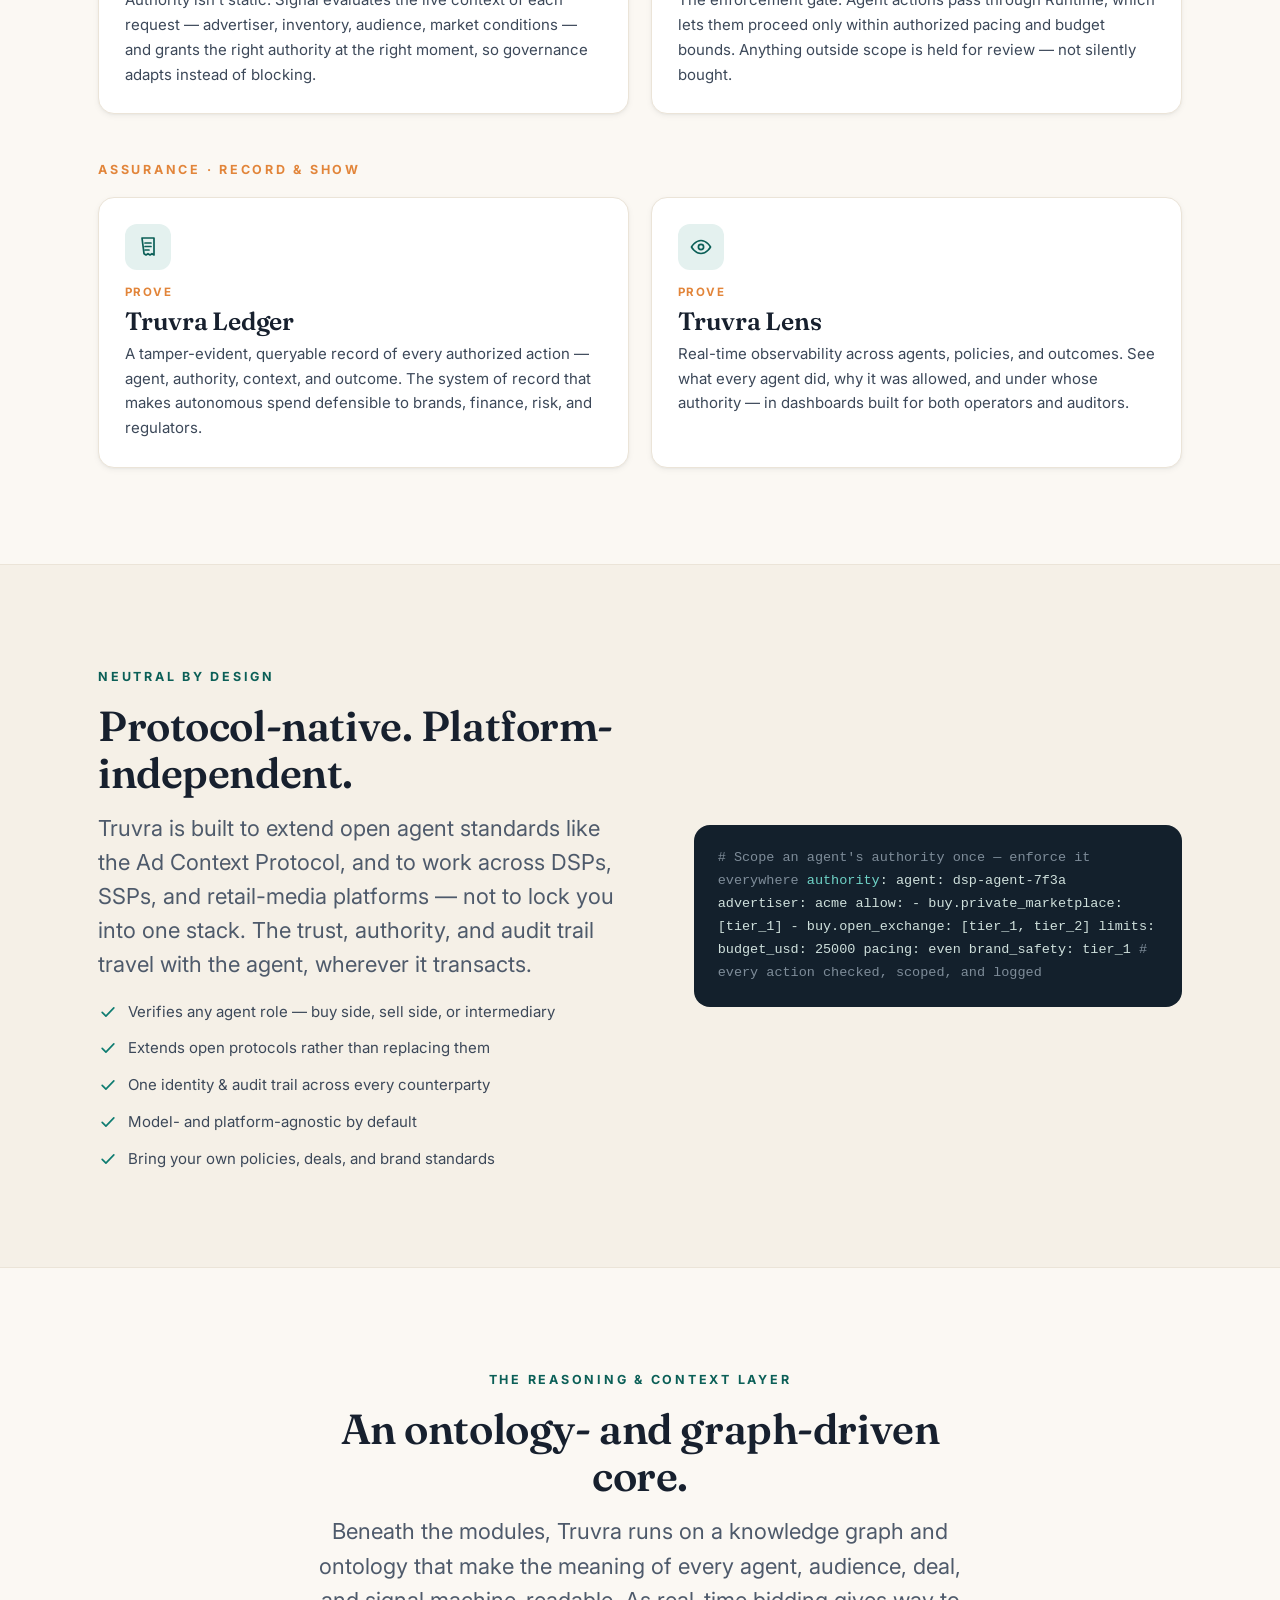
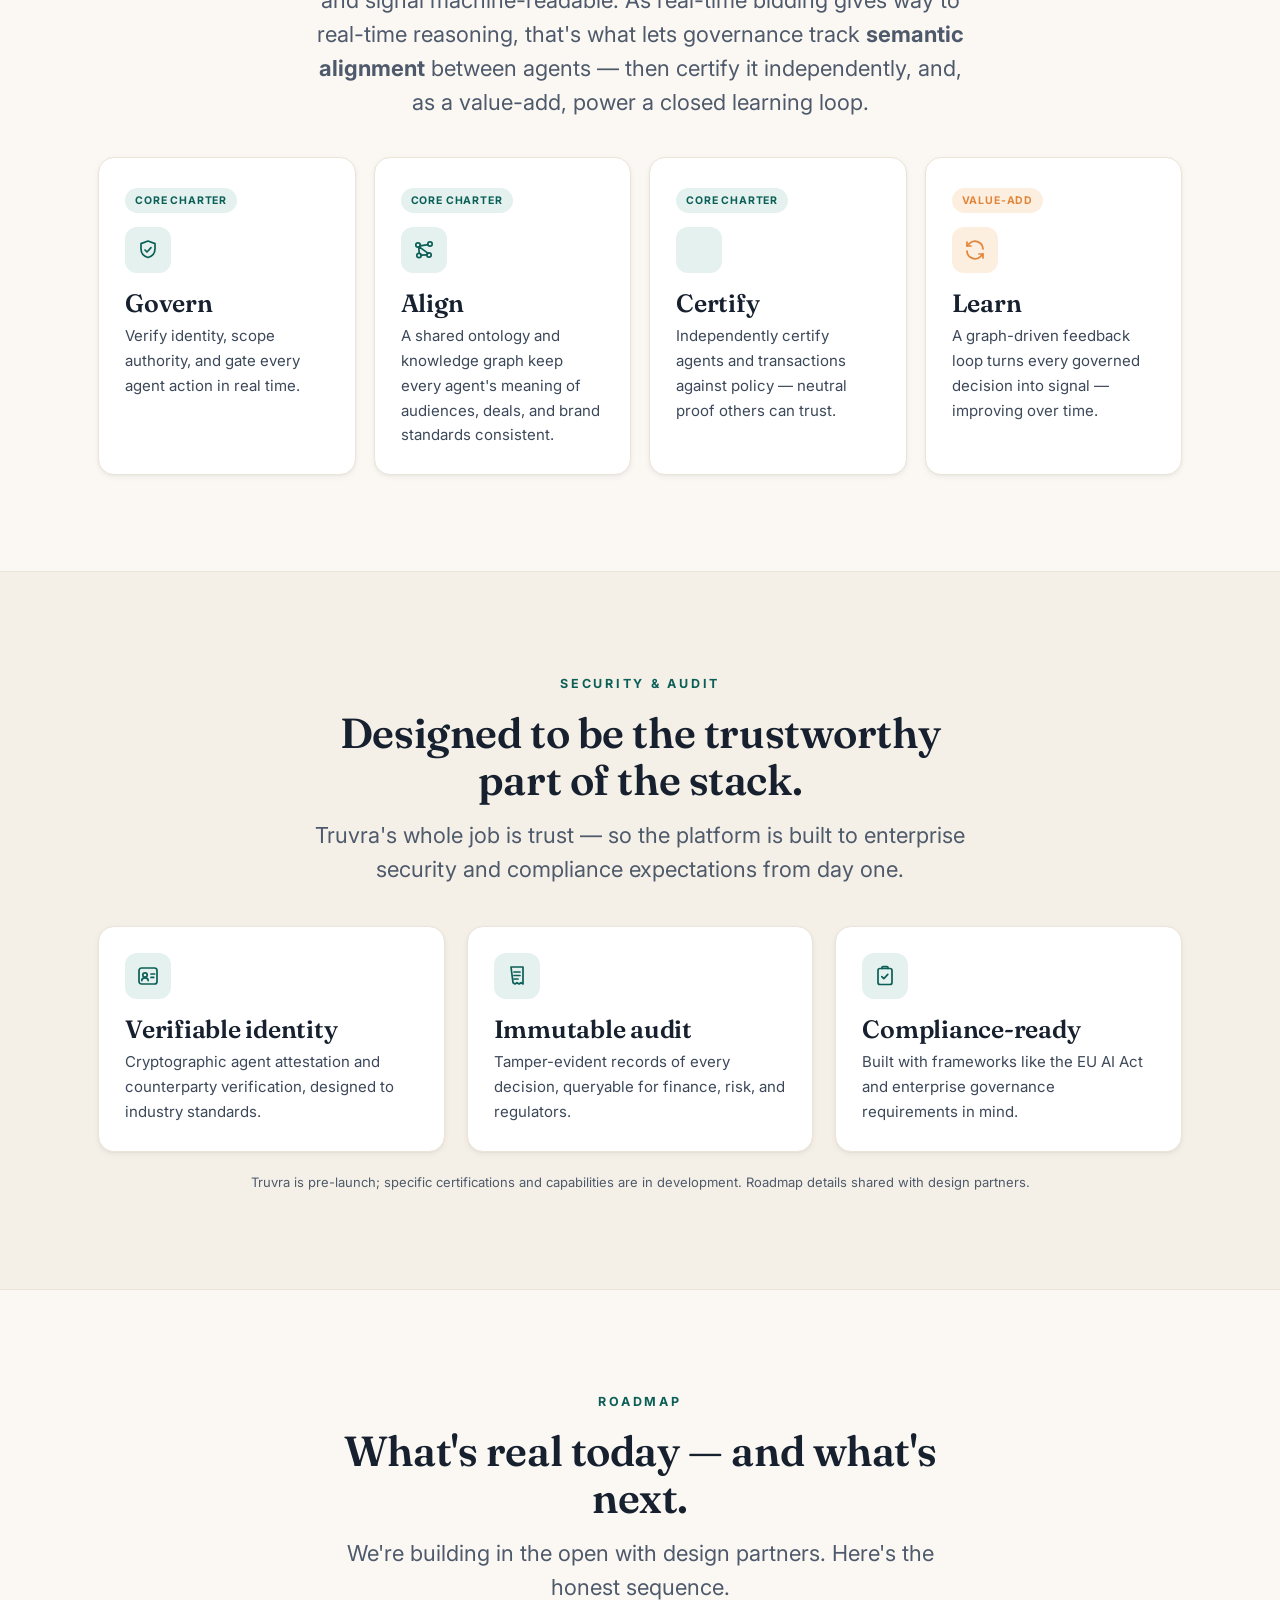
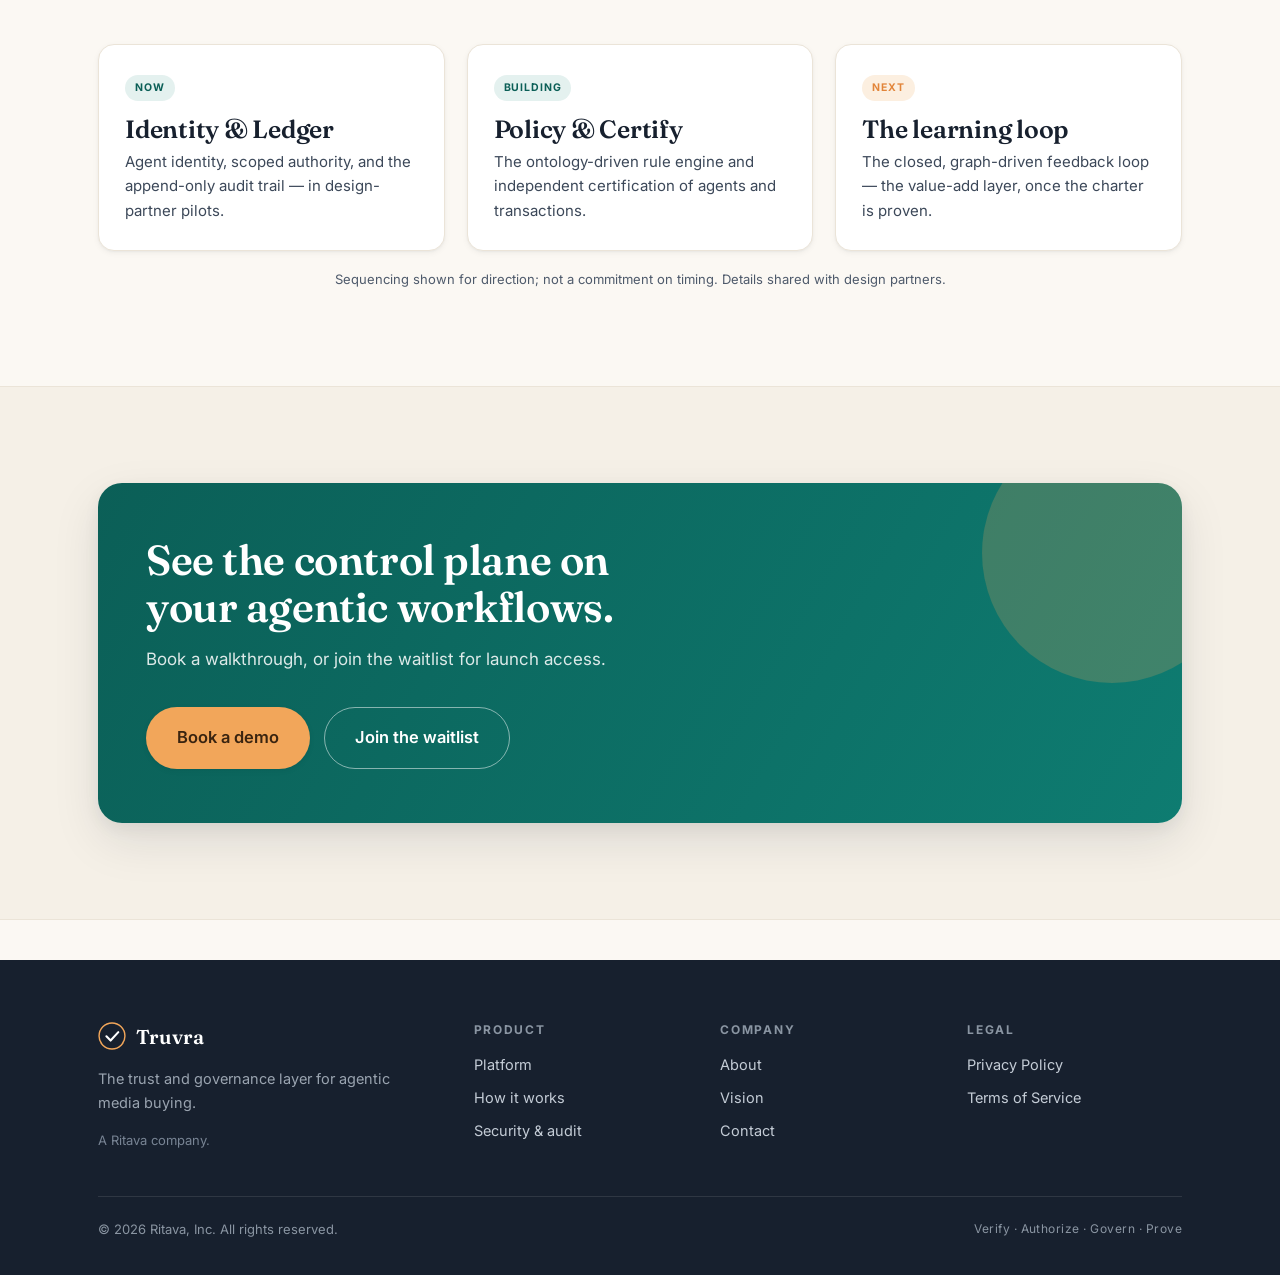
<file: product.html>
<!DOCTYPE html>
<html lang="en">
<head>
<meta charset="UTF-8">
<meta name="viewport" content="width=device-width, initial-scale=1.0">
<title>Platform — Truvra</title>
<meta name="description" content="The Truvra platform: a neutral control plane that gives autonomous media-buying agents verified identity, scoped authority, governed execution, and a complete audit trail across every protocol.">
<link rel="canonical" href="https://truvra.ai/product.html">
<meta name="theme-color" content="#FBF8F3">
<meta property="og:title" content="The Truvra Platform — A control plane for agentic media buying">
<meta property="og:description" content="Verify, authorize, govern, and prove every autonomous agent action across the agentic ad ecosystem.">
<meta property="og:type" content="website">
<meta property="og:url" content="https://truvra.ai/product.html">
<meta property="og:image" content="https://truvra.ai/og-image.png">
<meta property="og:site_name" content="Truvra">
<meta property="og:image:alt" content="Truvra — the trust layer for agentic media buying">
<meta name="twitter:card" content="summary_large_image">
<meta name="twitter:title" content="The Truvra Platform — A control plane for agentic media buying">
<meta name="twitter:description" content="Verify, authorize, govern, and prove every autonomous agent action across the agentic ad ecosystem.">
<meta name="twitter:image" content="https://truvra.ai/og-image.png">
<link rel="icon" href="favicon.svg" type="image/svg+xml">
<link rel="icon" href="favicon-32.png" sizes="32x32">
<link rel="apple-touch-icon" href="apple-touch-icon.png">
<link rel="preconnect" href="https://fonts.googleapis.com">
<link rel="preconnect" href="https://fonts.gstatic.com" crossorigin>
<link href="https://fonts.googleapis.com/css2?family=Fraunces:ital,opsz,wght@0,9..144,400..600;1,9..144,400..600&family=Inter:wght@400;500;600;700&display=swap" rel="stylesheet">
<link rel="stylesheet" href="styles.css">
</head>
<body>
<a class="skip" href="#main">Skip to content</a>

<svg style="position:absolute;width:0;height:0" aria-hidden="true" focusable="false"><defs>
<symbol id="i-identity" viewBox="0 0 24 24" fill="none" stroke="currentColor" stroke-width="1.7" stroke-linecap="round" stroke-linejoin="round"><rect x="3" y="4" width="18" height="16" rx="2.5"/><circle cx="9" cy="11" r="2.2"/><path d="M5.8 16.6c0-1.9 1.6-2.7 3.2-2.7s3.2.8 3.2 2.7"/><path d="M15 10h3.6M15 13.4h2.7"/></symbol>
<symbol id="i-policy" viewBox="0 0 24 24" fill="none" stroke="currentColor" stroke-width="1.7" stroke-linecap="round" stroke-linejoin="round"><path d="M14 3H6.5A1.5 1.5 0 0 0 5 4.5v15A1.5 1.5 0 0 0 6.5 21h11a1.5 1.5 0 0 0 1.5-1.5V8z"/><path d="M14 3v5h5"/><path d="M8.5 14.4l2 2 4-4.2"/></symbol>
<symbol id="i-runtime" viewBox="0 0 24 24" fill="none" stroke="currentColor" stroke-width="1.7" stroke-linecap="round" stroke-linejoin="round"><path d="M12 3l7 2.6v5.2c0 4.6-3.1 7.6-7 8.7-3.9-1.1-7-4.1-7-8.7V5.6z"/><path d="M9 12l2 2 4-4.3"/></symbol>
<symbol id="i-signal" viewBox="0 0 24 24" fill="none" stroke="currentColor" stroke-width="1.7" stroke-linecap="round" stroke-linejoin="round"><circle cx="12" cy="12" r="8"/><circle cx="12" cy="12" r="4"/><circle cx="12" cy="12" r="1" fill="currentColor" stroke="none"/></symbol>
<symbol id="i-ledger" viewBox="0 0 24 24" fill="none" stroke="currentColor" stroke-width="1.7" stroke-linecap="round" stroke-linejoin="round"><path d="M6 3h12v17l-2-1.3-2 1.3-2-1.3-2 1.3-2-1.3z"/><path d="M9 8h6M9 11.5h6M9 15h4"/></symbol>
<symbol id="i-lens" viewBox="0 0 24 24" fill="none" stroke="currentColor" stroke-width="1.7" stroke-linecap="round" stroke-linejoin="round"><path d="M2.5 12S6 5.5 12 5.5 21.5 12 21.5 12 18 18.5 12 18.5 2.5 12 2.5 12z"/><circle cx="12" cy="12" r="2.6"/></symbol>
<symbol id="i-clipboard" viewBox="0 0 24 24" fill="none" stroke="currentColor" stroke-width="1.7" stroke-linecap="round" stroke-linejoin="round"><rect x="5" y="4.5" width="14" height="16" rx="2"/><path d="M9 4.5V3.6a1 1 0 0 1 1-1h4a1 1 0 0 1 1 1v.9"/><path d="M8.8 12.6l2 2 4-4.2"/></symbol>
<symbol id="i-check" viewBox="0 0 24 24" fill="none" stroke="currentColor" stroke-width="2" stroke-linecap="round" stroke-linejoin="round"><path d="M5 12.5l4.5 4.5L19 7"/></symbol>
<symbol id="i-graph" viewBox="0 0 24 24" fill="none" stroke="currentColor" stroke-width="1.7" stroke-linecap="round" stroke-linejoin="round"><circle cx="6" cy="7" r="2.2"/><circle cx="18" cy="6" r="2.2"/><circle cx="17" cy="17" r="2.2"/><circle cx="7" cy="17.5" r="2.2"/><path d="M8.1 7.8l7.8-1.2M7.6 9.1l8.6 6.3M9 17.2l6-.4M6.7 9.1l.6 6.3"/></symbol>
<symbol id="i-loop" viewBox="0 0 24 24" fill="none" stroke="currentColor" stroke-width="1.7" stroke-linecap="round" stroke-linejoin="round"><path d="M20 11A8 8 0 0 0 6.3 5.7L4 8"/><path d="M4 13a8 8 0 0 0 13.7 5.3L20 16"/><path d="M4 4v4h4M20 20v-4h-4"/></symbol>
</defs></svg>

<nav class="nav">
  <div class="nav-inner">
    <a class="brand" href="index.html">
      <svg class="logo" viewBox="0 0 40 40" fill="none" aria-hidden="true"><circle cx="20" cy="20" r="18.5" stroke="#0E7C71" stroke-width="2"/><path d="M12 20.5L18 26.5L29 14.5" stroke="#0E7C71" stroke-width="3" stroke-linecap="round" stroke-linejoin="round"/><circle cx="20" cy="20" r="18.5" stroke="#F2A65A" stroke-width="2" stroke-dasharray="2 6" opacity="0.6"/></svg>
      Truvra
    </a>
    <div class="nav-links">
      <a href="product.html">Product</a>
      <a href="index.html#how">How it works</a>
      <a href="company.html">Company</a>
      <a href="contact.html">Contact</a>
    </div>
    <div class="nav-cta">
      <a class="btn btn-ghost" href="contact.html#demo">Book a demo</a>
      <a class="btn btn-primary" href="contact.html#waitlist">Join waitlist</a>
    </div>
    <button class="nav-toggle" aria-label="Open menu" aria-expanded="false">&#9776;</button>
  </div>
</nav>

<header class="hero" id="main" tabindex="-1" style="padding:72px 0 56px">
  <div class="wrap">
    <span class="eyebrow">The platform</span>
    <h1 style="margin-top:16px;max-width:18ch">One neutral control plane for autonomous media buying.</h1>
    <p class="lede" style="margin-top:20px;max-width:62ch">Truvra sits between every agent in the ecosystem — buyer, seller, and the data, identity, measurement, and creative providers in between — independent of any single platform, making every action verifiable, authorized, governed, and provable. Identity vendors don't understand adtech. Verification vendors don't check the agent. Platforms build walls. Truvra closes the gap.</p>
    <div class="hero-cta">
      <a class="btn btn-primary btn-lg" href="contact.html#demo">Book a demo</a>
      <a class="btn btn-ghost btn-lg" href="contact.html#waitlist">Join the waitlist</a>
    </div>
  </div>
</header>

<section class="section">
  <div class="wrap">
    <div class="center mx-auto maxch reveal" style="margin-bottom:48px">
      <span class="eyebrow">Modules</span>
      <h2 style="margin-top:14px">Six capabilities, grouped into three planes.</h2>
    </div>

    <p class="eyebrow reveal" style="color:var(--apricot-deep);margin-bottom:16px">Control plane · define &amp; verify</p>
    <div class="grid-2 reveal" style="margin-bottom:46px">
      <div class="card"><div class="ic"><svg aria-hidden="true"><use href="#i-identity"/></svg></div><h3><span class="kicker">Verify</span>Truvra Identity</h3><p>Every agent in a transaction gets a cryptographic, attestable identity bound to the party it acts for. Counterparties can confirm — in milliseconds — that an agent is genuine and authorized to be at the table, closing the "who is this agent?" gap that generic IAM can't answer for adtech.</p></div>
      <div class="card"><div class="ic"><svg aria-hidden="true"><use href="#i-policy"/></svg></div><h3><span class="kicker">Authorize</span>Truvra Policy</h3><p>An ontology-driven rule engine that encodes what agents <em>are</em> and what they may do: permitted actions, deal terms, budget ceilings, and brand-safety standards — expressed once and enforced everywhere, instead of re-implemented per platform.</p></div>
    </div>

    <p class="eyebrow reveal" style="color:var(--apricot-deep);margin-bottom:16px">Runtime · decide &amp; gate</p>
    <div class="grid-2 reveal" style="margin-bottom:46px">
      <div class="card warm"><div class="ic"><svg aria-hidden="true"><use href="#i-signal"/></svg></div><h3><span class="kicker">Authorize</span>Truvra Signal</h3><p>Authority isn't static. Signal evaluates the live context of each request — advertiser, inventory, audience, market conditions — and grants the right authority at the right moment, so governance adapts instead of blocking.</p></div>
      <div class="card warm"><div class="ic"><svg aria-hidden="true"><use href="#i-runtime"/></svg></div><h3><span class="kicker">Govern</span>Truvra Runtime</h3><p>The enforcement gate. Agent actions pass through Runtime, which lets them proceed only within authorized pacing and budget bounds. Anything outside scope is held for review — not silently bought.</p></div>
    </div>

    <p class="eyebrow reveal" style="color:var(--apricot-deep);margin-bottom:16px">Assurance · record &amp; show</p>
    <div class="grid-2 reveal">
      <div class="card"><div class="ic"><svg aria-hidden="true"><use href="#i-ledger"/></svg></div><h3><span class="kicker">Prove</span>Truvra Ledger</h3><p>A tamper-evident, queryable record of every authorized action — agent, authority, context, and outcome. The system of record that makes autonomous spend defensible to brands, finance, risk, and regulators.</p></div>
      <div class="card"><div class="ic"><svg aria-hidden="true"><use href="#i-lens"/></svg></div><h3><span class="kicker">Prove</span>Truvra Lens</h3><p>Real-time observability across agents, policies, and outcomes. See what every agent did, why it was allowed, and under whose authority — in dashboards built for both operators and auditors.</p></div>
    </div>
  </div>
</section>

<section class="section" style="background:var(--cream-2);border-block:1px solid var(--line)">
  <div class="wrap hero-grid">
    <div class="reveal">
      <span class="eyebrow">Neutral by design</span>
      <h2 style="margin-top:14px">Protocol-native. Platform-independent.</h2>
      <p class="lede muted" style="margin-top:14px">Truvra is built to extend open agent standards like the Ad Context Protocol, and to work across DSPs, SSPs, and retail-media platforms — not to lock you into one stack. The trust, authority, and audit trail travel with the agent, wherever it transacts.</p>
      <ul class="iclist">
        <li><svg aria-hidden="true"><use href="#i-check"/></svg> Verifies any agent role — buy side, sell side, or intermediary</li>
        <li><svg aria-hidden="true"><use href="#i-check"/></svg> Extends open protocols rather than replacing them</li>
        <li><svg aria-hidden="true"><use href="#i-check"/></svg> One identity &amp; audit trail across every counterparty</li>
        <li><svg aria-hidden="true"><use href="#i-check"/></svg> Model- and platform-agnostic by default</li>
        <li><svg aria-hidden="true"><use href="#i-check"/></svg> Bring your own policies, deals, and brand standards</li>
      </ul>
    </div>
    <div class="reveal">
      <div class="code">
<span class="c"># Scope an agent's authority once — enforce it everywhere</span>
<span class="k">authority</span>:
  agent: dsp-agent-7f3a
  advertiser: acme
  allow:
    - buy.private_marketplace: [tier_1]
    - buy.open_exchange: [tier_1, tier_2]
  limits:
    budget_usd: 25000
    pacing: even
  brand_safety: tier_1
  <span class="c"># every action checked, scoped, and logged</span>
      </div>
    </div>
  </div>
</section>

<section class="section">
  <div class="wrap">
    <div class="center mx-auto maxch reveal" style="margin-bottom:38px">
      <span class="eyebrow">The reasoning &amp; context layer</span>
      <h2 style="margin-top:14px">An ontology- and graph-driven core.</h2>
      <p class="lede muted" style="margin-top:14px">Beneath the modules, Truvra runs on a knowledge graph and ontology that make the meaning of every agent, audience, deal, and signal machine-readable. As real-time bidding gives way to real-time reasoning, that's what lets governance track <strong>semantic alignment</strong> between agents — then certify it independently, and, as a value-add, power a closed learning loop.</p>
    </div>
    <div class="grid-4 reveal">
      <div class="card stage"><span class="tag-core">Core charter</span><div class="ic"><svg aria-hidden="true"><use href="#i-runtime"/></svg></div><h3>Govern</h3><p>Verify identity, scope authority, and gate every agent action in real time.</p></div>
      <div class="card stage"><span class="tag-core">Core charter</span><div class="ic"><svg aria-hidden="true"><use href="#i-graph"/></svg></div><h3>Align</h3><p>A shared ontology and knowledge graph keep every agent's meaning of audiences, deals, and brand standards consistent.</p></div>
      <div class="card stage"><span class="tag-core">Core charter</span><div class="ic"><svg aria-hidden="true"><use href="#i-verify"/></svg></div><h3>Certify</h3><p>Independently certify agents and transactions against policy — neutral proof others can trust.</p></div>
      <div class="card stage warm"><span class="tag-add">Value-add</span><div class="ic"><svg aria-hidden="true"><use href="#i-loop"/></svg></div><h3>Learn</h3><p>A graph-driven feedback loop turns every governed decision into signal — improving over time.</p></div>
    </div>
  </div>
</section>

<section class="section" id="security" style="background:var(--cream-2);border-block:1px solid var(--line)">
  <div class="wrap">
    <div class="center mx-auto maxch reveal" style="margin-bottom:40px">
      <span class="eyebrow">Security &amp; audit</span>
      <h2 style="margin-top:14px">Designed to be the trustworthy part of the stack.</h2>
      <p class="lede muted" style="margin-top:14px">Truvra's whole job is trust — so the platform is built to enterprise security and compliance expectations from day one.</p>
    </div>
    <div class="grid-3 reveal">
      <div class="card"><div class="ic"><svg aria-hidden="true"><use href="#i-identity"/></svg></div><h3>Verifiable identity</h3><p>Cryptographic agent attestation and counterparty verification, designed to industry standards.</p></div>
      <div class="card"><div class="ic"><svg aria-hidden="true"><use href="#i-ledger"/></svg></div><h3>Immutable audit</h3><p>Tamper-evident records of every decision, queryable for finance, risk, and regulators.</p></div>
      <div class="card"><div class="ic"><svg aria-hidden="true"><use href="#i-clipboard"/></svg></div><h3>Compliance-ready</h3><p>Built with frameworks like the EU AI Act and enterprise governance requirements in mind.</p></div>
    </div>
    <p class="muted" style="font-size:13px;margin-top:20px;text-align:center">Truvra is pre-launch; specific certifications and capabilities are in development. Roadmap details shared with design partners.</p>
  </div>
</section>

<section class="section">
  <div class="wrap">
    <div class="center mx-auto maxch reveal" style="margin-bottom:40px">
      <span class="eyebrow">Roadmap</span>
      <h2 style="margin-top:14px">What's real today — and what's next.</h2>
      <p class="lede muted" style="margin-top:14px">We're building in the open with design partners. Here's the honest sequence.</p>
    </div>
    <div class="grid-3 reveal">
      <div class="card stage"><span class="tag-core">Now</span><h3>Identity &amp; Ledger</h3><p>Agent identity, scoped authority, and the append-only audit trail — in design-partner pilots.</p></div>
      <div class="card stage"><span class="tag-core">Building</span><h3>Policy &amp; Certify</h3><p>The ontology-driven rule engine and independent certification of agents and transactions.</p></div>
      <div class="card stage warm"><span class="tag-add">Next</span><h3>The learning loop</h3><p>The closed, graph-driven feedback loop — the value-add layer, once the charter is proven.</p></div>
    </div>
    <p class="muted center" style="font-size:13px;margin-top:18px">Sequencing shown for direction; not a commitment on timing. Details shared with design partners.</p>
  </div>
</section>

<section class="section" style="background:var(--cream-2);border-block:1px solid var(--line)">
  <div class="wrap reveal">
    <div class="band">
      <h2 style="max-width:20ch">See the control plane on your agentic workflows.</h2>
      <p style="margin-top:14px">Book a walkthrough, or join the waitlist for launch access.</p>
      <div class="hero-cta">
        <a class="btn btn-warm btn-lg" href="contact.html#demo">Book a demo</a>
        <a class="btn btn-ghost btn-lg" href="contact.html#waitlist" style="background:transparent;color:#fff;border-color:rgba(255,255,255,.5)">Join the waitlist</a>
      </div>
    </div>
  </div>
</section>

<footer class="footer">
  <div class="wrap">
    <div class="foot-grid">
      <div>
        <div class="foot-brand">
          <svg class="logo" viewBox="0 0 40 40" fill="none" aria-hidden="true"><circle cx="20" cy="20" r="18.5" stroke="#F2A65A" stroke-width="2"/><path d="M12 20.5L18 26.5L29 14.5" stroke="#fff" stroke-width="3" stroke-linecap="round" stroke-linejoin="round"/></svg>
          Truvra
        </div>
        <p style="color:#9AA4B0;font-size:14.5px;max-width:34ch">The trust and governance layer for agentic media buying.</p>
        <p style="color:#788494;font-size:13px;margin-top:16px">A Ritava company.</p>
      </div>
      <div class="foot-col"><h5>Product</h5><a href="product.html">Platform</a><a href="index.html#how">How it works</a><a href="product.html#security">Security &amp; audit</a></div>
      <div class="foot-col"><h5>Company</h5><a href="company.html">About</a><a href="company.html#vision">Vision</a><a href="contact.html">Contact</a></div>
      <div class="foot-col"><h5>Legal</h5><a href="privacy.html">Privacy Policy</a><a href="terms.html">Terms of Service</a></div>
    </div>
    <div class="foot-bottom">
      <span>© 2026 Ritava, Inc. All rights reserved.</span>
      <span class="foot-pills">Verify · Authorize · Govern · Prove</span>
    </div>
  </div>
</footer>

<div class="cookie" role="dialog" aria-label="Cookie notice" aria-live="polite">
  <p>We use essential cookies to run this site and optional analytics to improve it. See our <a href="privacy.html">Privacy Policy</a>.</p>
  <div class="cookie-actions">
    <button class="btn btn-primary" data-accept>Accept all</button>
    <button class="btn btn-ghost" data-decline>Essential only</button>
  </div>
</div>

<script src="app.js"></script>
</body>
</html>
</file>
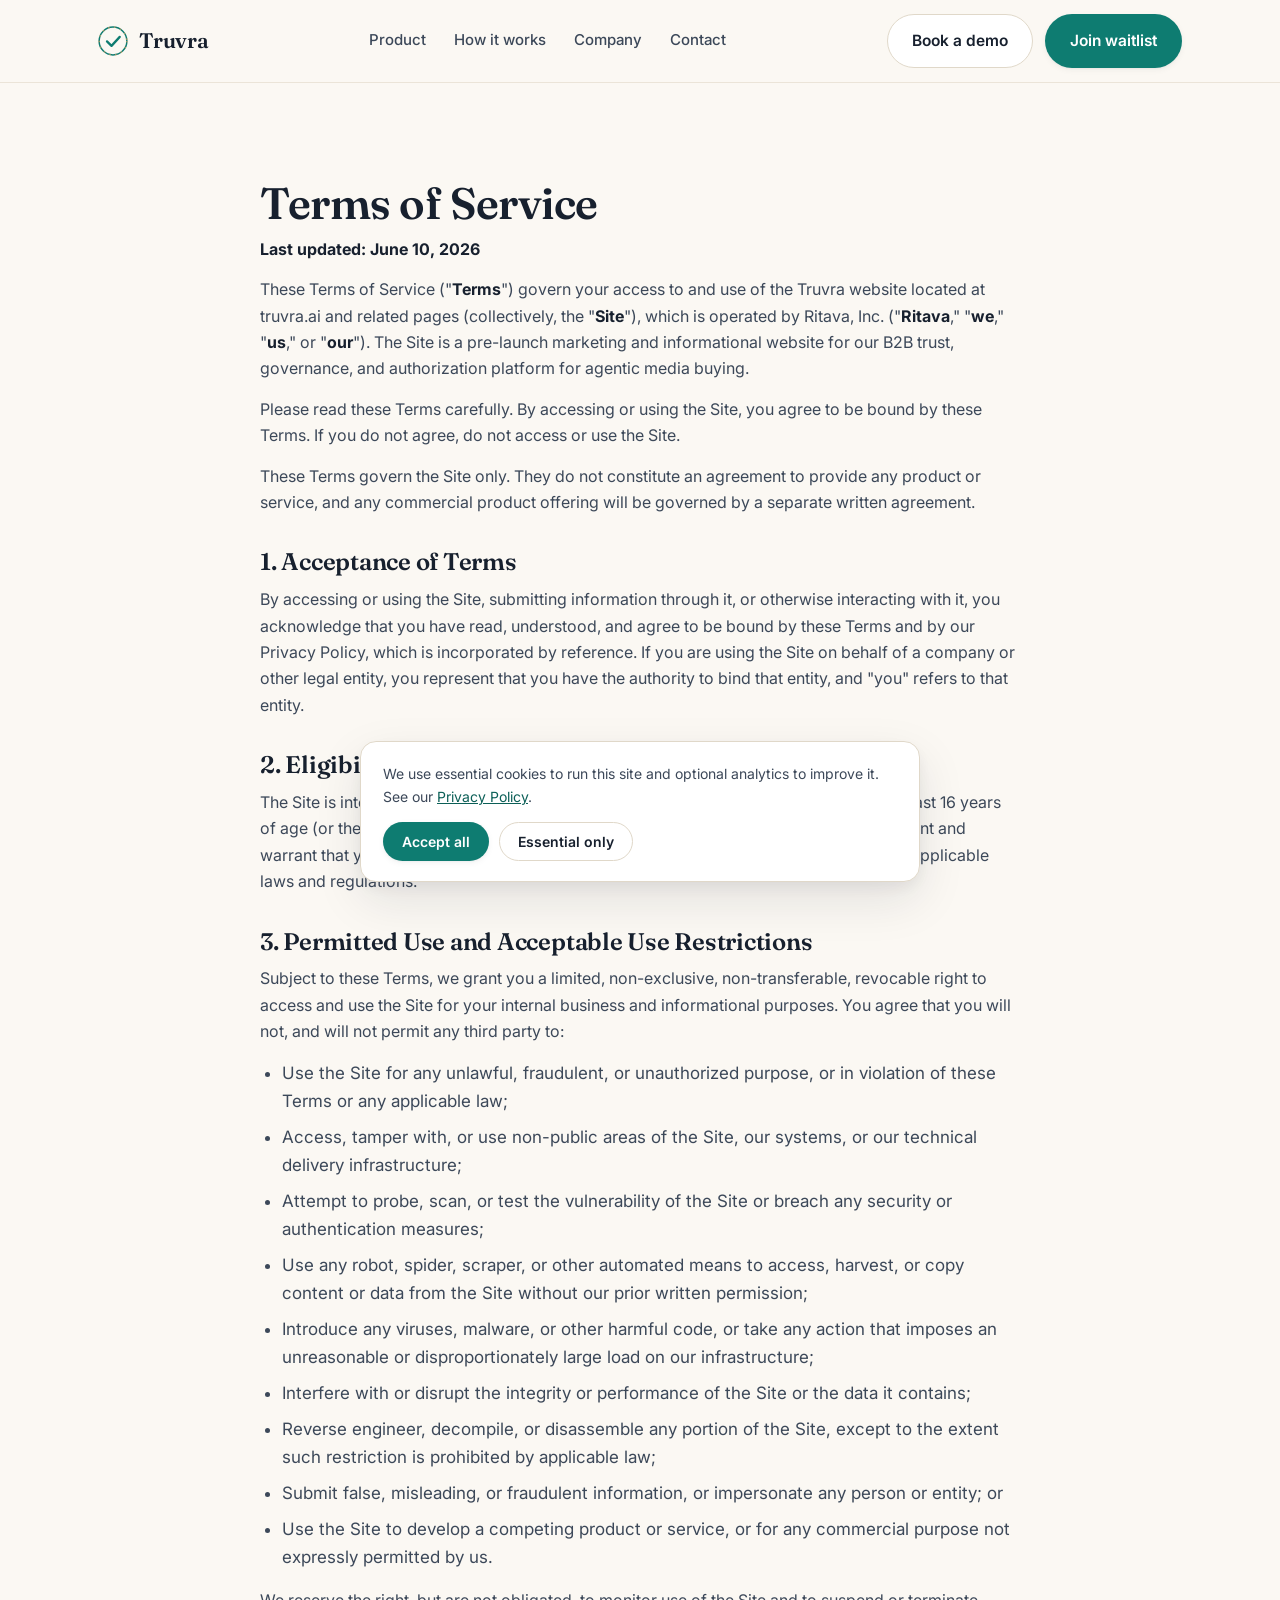
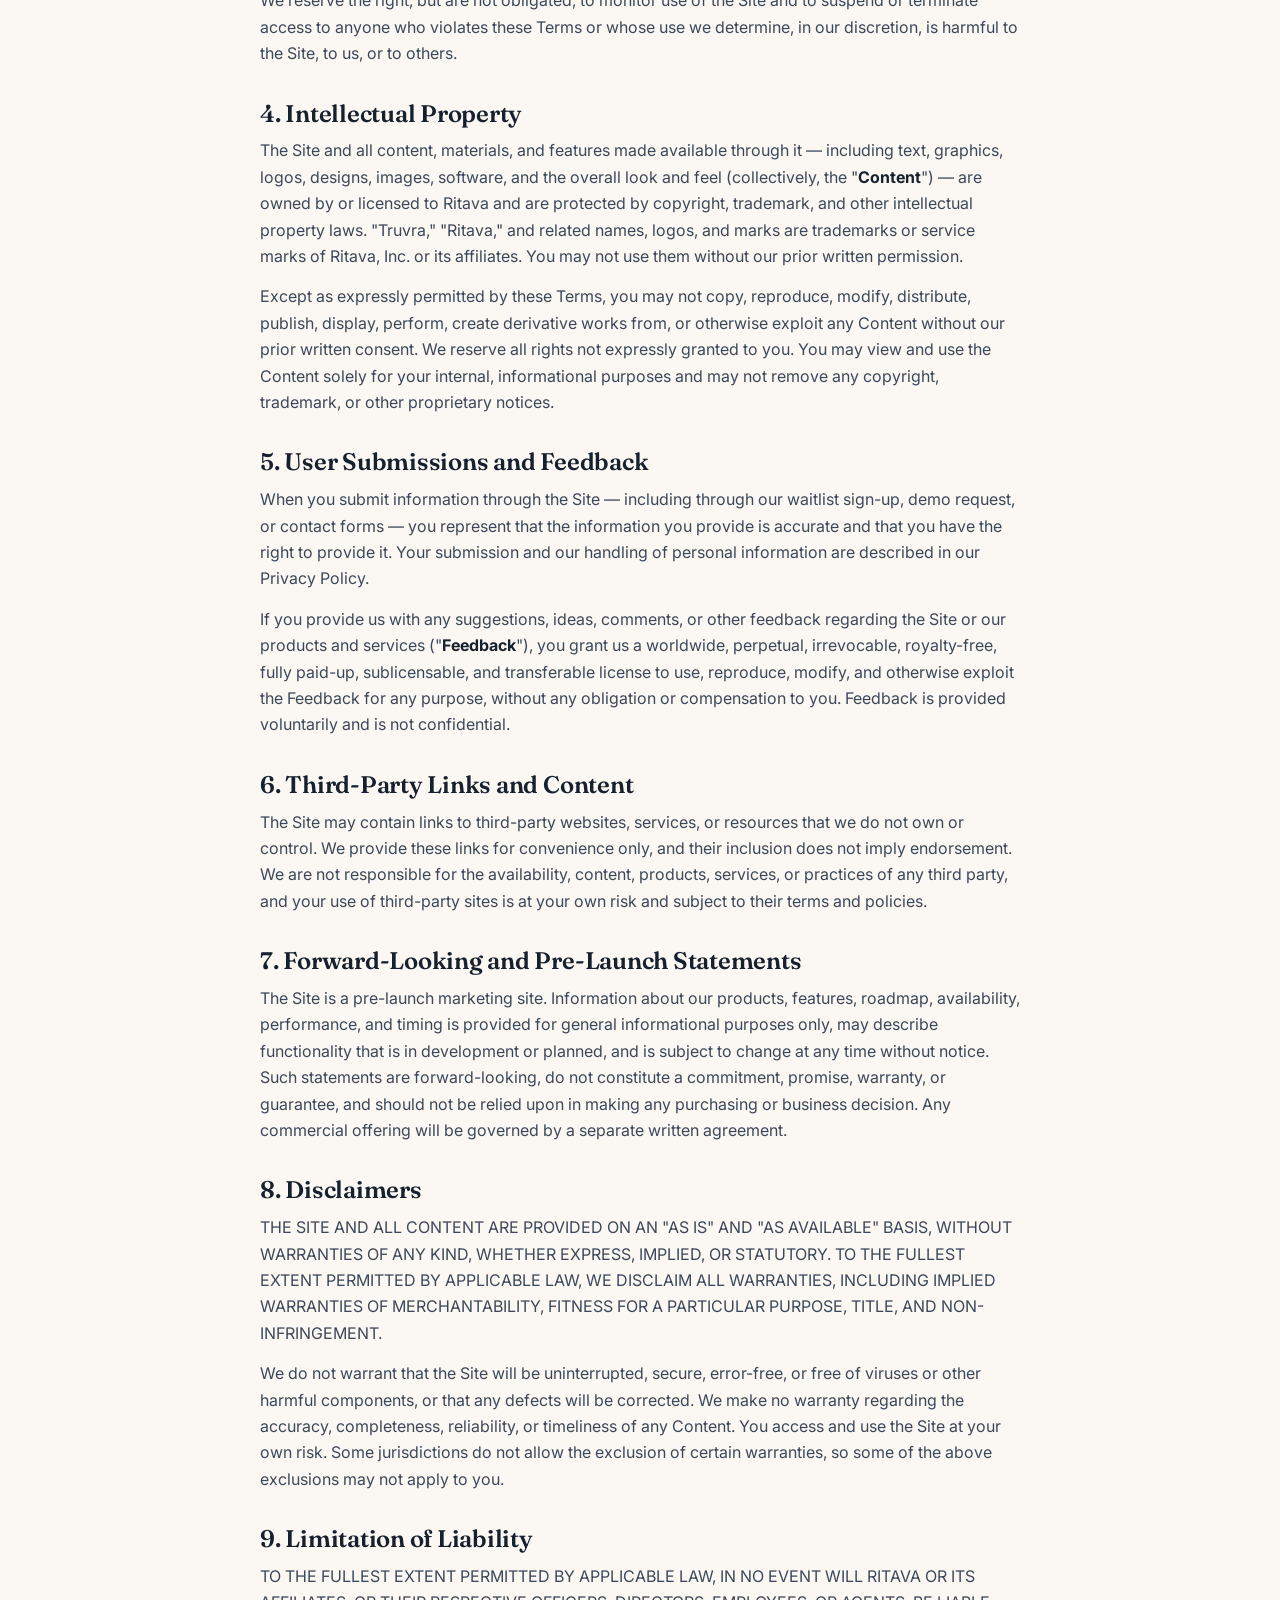
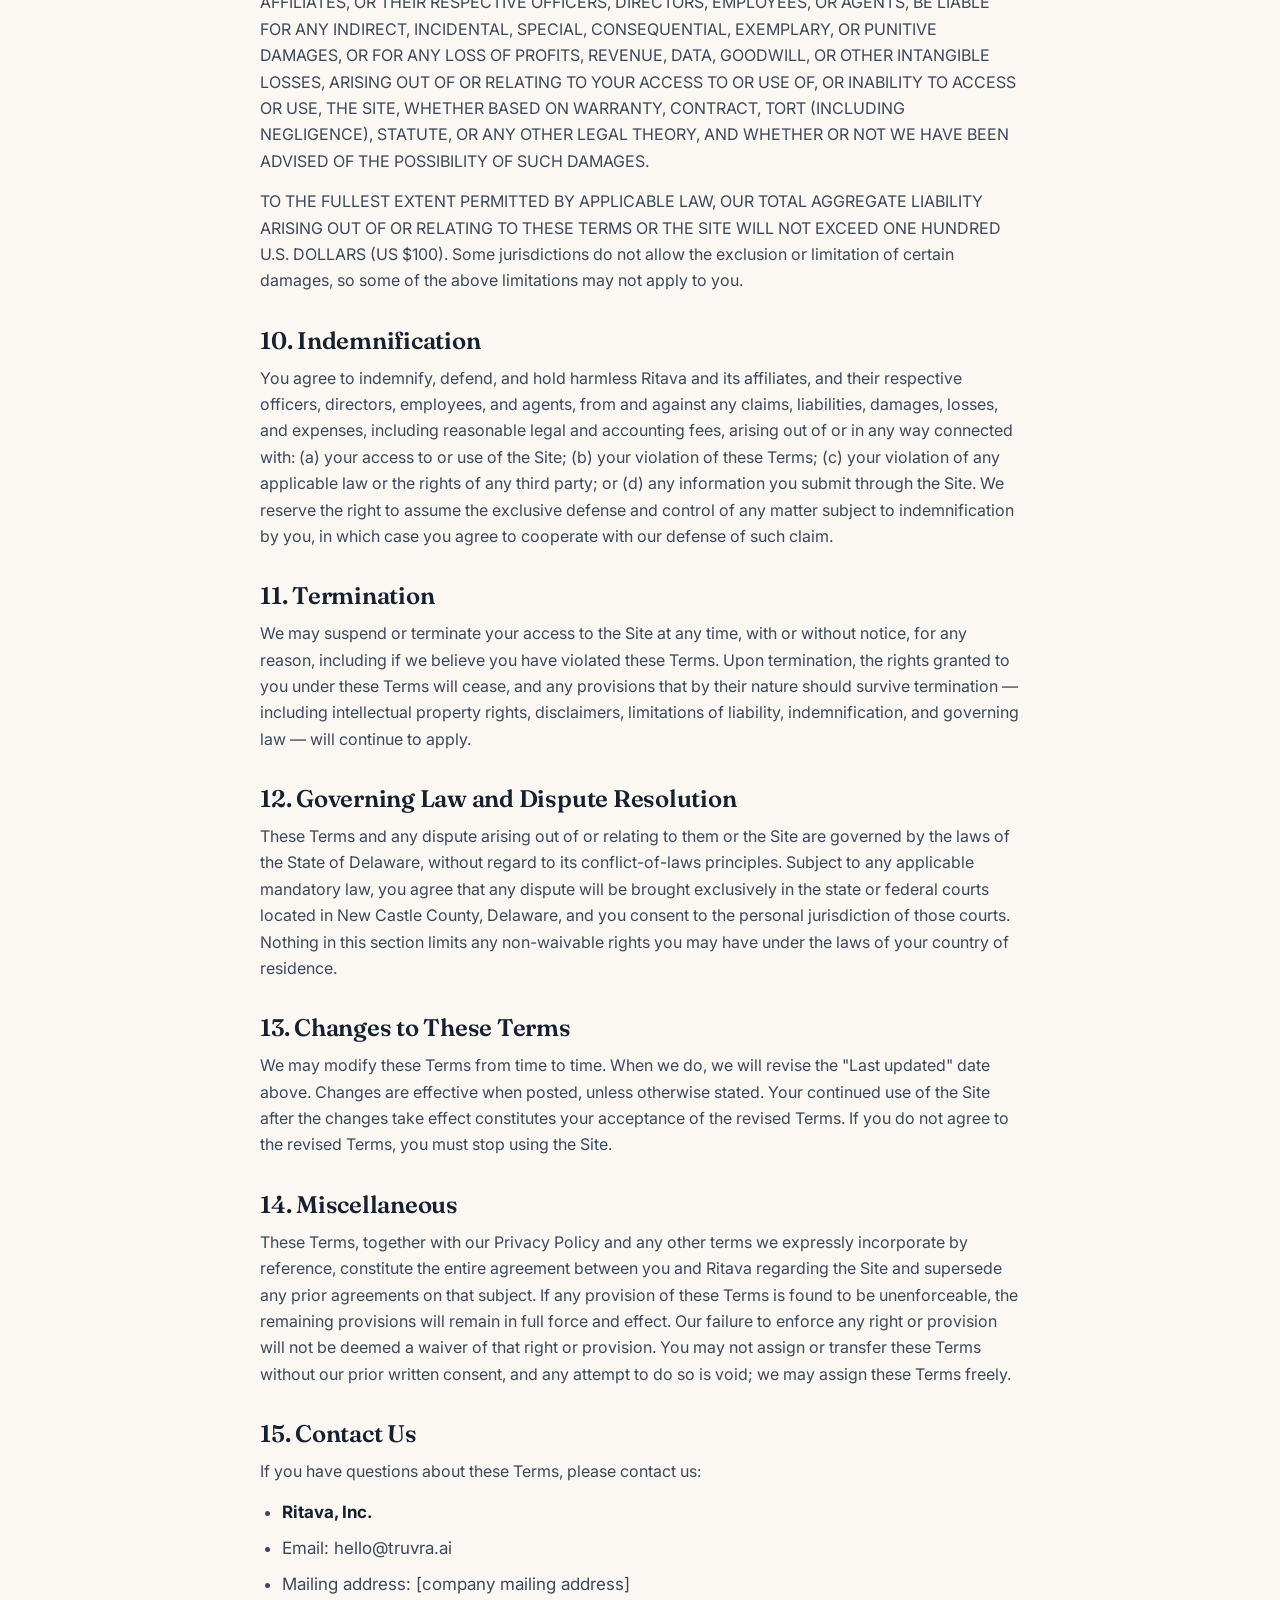
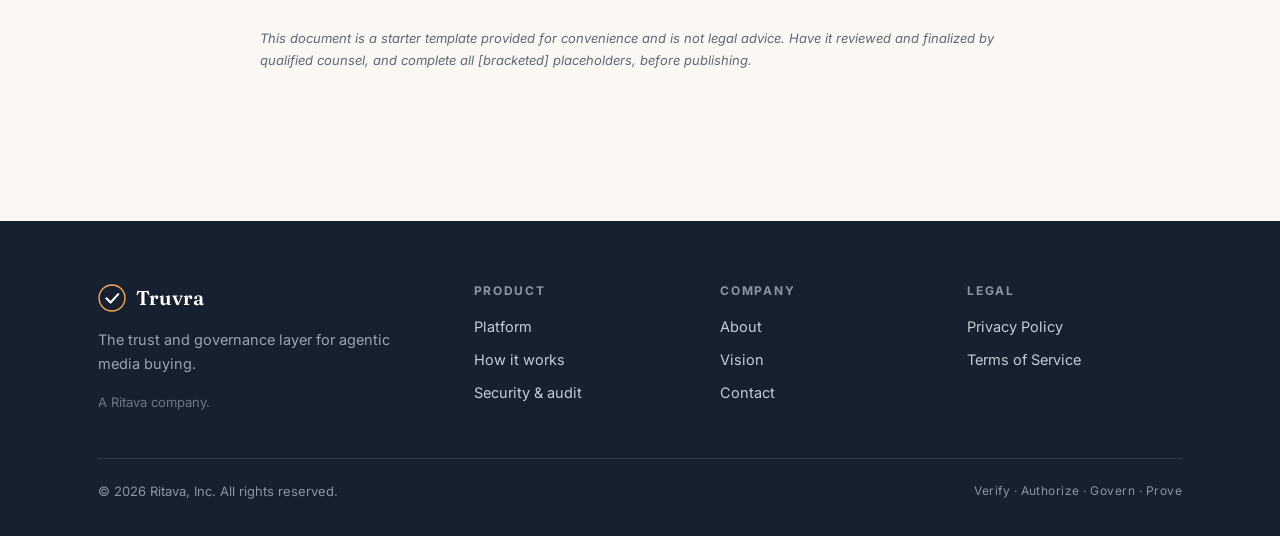
<file: terms.html>
<!DOCTYPE html>
<html lang="en">
<head>
<meta charset="UTF-8">
<meta name="viewport" content="width=device-width, initial-scale=1.0">
<title>Terms of Service — Truvra</title>
<meta name="description" content="Truvra (Ritava, Inc.) Terms of Service.">
<meta name="robots" content="noindex">
<link rel="canonical" href="https://truvra.ai/terms.html">
<meta name="theme-color" content="#FBF8F3">
<link rel="icon" href="favicon.svg" type="image/svg+xml">
<link rel="icon" href="favicon-32.png" sizes="32x32">
<link rel="apple-touch-icon" href="apple-touch-icon.png">
<link rel="preconnect" href="https://fonts.googleapis.com">
<link rel="preconnect" href="https://fonts.gstatic.com" crossorigin>
<link href="https://fonts.googleapis.com/css2?family=Fraunces:ital,opsz,wght@0,9..144,400..600;1,9..144,400..600&family=Inter:wght@400;500;600;700&display=swap" rel="stylesheet">
<link rel="stylesheet" href="styles.css">
</head>
<body>
<a class="skip" href="#main">Skip to content</a>

<nav class="nav">
  <div class="nav-inner">
    <a class="brand" href="index.html">
      <svg class="logo" viewBox="0 0 40 40" fill="none" aria-hidden="true"><circle cx="20" cy="20" r="18.5" stroke="#0E7C71" stroke-width="2"/><path d="M12 20.5L18 26.5L29 14.5" stroke="#0E7C71" stroke-width="3" stroke-linecap="round" stroke-linejoin="round"/><circle cx="20" cy="20" r="18.5" stroke="#F2A65A" stroke-width="2" stroke-dasharray="2 6" opacity="0.6"/></svg>
      Truvra
    </a>
    <div class="nav-links">
      <a href="product.html">Product</a>
      <a href="index.html#how">How it works</a>
      <a href="company.html">Company</a>
      <a href="contact.html">Contact</a>
    </div>
    <div class="nav-cta">
      <a class="btn btn-ghost" href="contact.html#demo">Book a demo</a>
      <a class="btn btn-primary" href="contact.html#waitlist">Join waitlist</a>
    </div>
    <button class="nav-toggle" aria-label="Open menu" aria-expanded="false">&#9776;</button>
  </div>
</nav>

<section class="section" id="main" tabindex="-1">
  <div class="wrap">
    <div class="prose mx-auto">
<h1>Terms of Service</h1>

<p><strong>Last updated: June 10, 2026</strong></p>

<p>These Terms of Service ("<strong>Terms</strong>") govern your access to and use of the Truvra website located at truvra.ai and related pages (collectively, the "<strong>Site</strong>"), which is operated by Ritava, Inc. ("<strong>Ritava</strong>," "<strong>we</strong>," "<strong>us</strong>," or "<strong>our</strong>"). The Site is a pre-launch marketing and informational website for our B2B trust, governance, and authorization platform for agentic media buying.</p>

<p>Please read these Terms carefully. By accessing or using the Site, you agree to be bound by these Terms. If you do not agree, do not access or use the Site.</p>

<p>These Terms govern the Site only. They do not constitute an agreement to provide any product or service, and any commercial product offering will be governed by a separate written agreement.</p>

<h2>1. Acceptance of Terms</h2>

<p>By accessing or using the Site, submitting information through it, or otherwise interacting with it, you acknowledge that you have read, understood, and agree to be bound by these Terms and by our Privacy Policy, which is incorporated by reference. If you are using the Site on behalf of a company or other legal entity, you represent that you have the authority to bind that entity, and "you" refers to that entity.</p>

<h2>2. Eligibility</h2>

<p>The Site is intended for business and professional users and for individuals who are at least 16 years of age (or the age of majority in their jurisdiction, if higher). By using the Site, you represent and warrant that you meet these requirements and that your use of the Site complies with all applicable laws and regulations.</p>

<h2>3. Permitted Use and Acceptable Use Restrictions</h2>

<p>Subject to these Terms, we grant you a limited, non-exclusive, non-transferable, revocable right to access and use the Site for your internal business and informational purposes. You agree that you will not, and will not permit any third party to:</p>

<ul>
<li>Use the Site for any unlawful, fraudulent, or unauthorized purpose, or in violation of these Terms or any applicable law;</li>
<li>Access, tamper with, or use non-public areas of the Site, our systems, or our technical delivery infrastructure;</li>
<li>Attempt to probe, scan, or test the vulnerability of the Site or breach any security or authentication measures;</li>
<li>Use any robot, spider, scraper, or other automated means to access, harvest, or copy content or data from the Site without our prior written permission;</li>
<li>Introduce any viruses, malware, or other harmful code, or take any action that imposes an unreasonable or disproportionately large load on our infrastructure;</li>
<li>Interfere with or disrupt the integrity or performance of the Site or the data it contains;</li>
<li>Reverse engineer, decompile, or disassemble any portion of the Site, except to the extent such restriction is prohibited by applicable law;</li>
<li>Submit false, misleading, or fraudulent information, or impersonate any person or entity; or</li>
<li>Use the Site to develop a competing product or service, or for any commercial purpose not expressly permitted by us.</li>
</ul>

<p>We reserve the right, but are not obligated, to monitor use of the Site and to suspend or terminate access to anyone who violates these Terms or whose use we determine, in our discretion, is harmful to the Site, to us, or to others.</p>

<h2>4. Intellectual Property</h2>

<p>The Site and all content, materials, and features made available through it — including text, graphics, logos, designs, images, software, and the overall look and feel (collectively, the "<strong>Content</strong>") — are owned by or licensed to Ritava and are protected by copyright, trademark, and other intellectual property laws. "Truvra," "Ritava," and related names, logos, and marks are trademarks or service marks of Ritava, Inc. or its affiliates. You may not use them without our prior written permission.</p>

<p>Except as expressly permitted by these Terms, you may not copy, reproduce, modify, distribute, publish, display, perform, create derivative works from, or otherwise exploit any Content without our prior written consent. We reserve all rights not expressly granted to you. You may view and use the Content solely for your internal, informational purposes and may not remove any copyright, trademark, or other proprietary notices.</p>

<h2>5. User Submissions and Feedback</h2>

<p>When you submit information through the Site — including through our waitlist sign-up, demo request, or contact forms — you represent that the information you provide is accurate and that you have the right to provide it. Your submission and our handling of personal information are described in our Privacy Policy.</p>

<p>If you provide us with any suggestions, ideas, comments, or other feedback regarding the Site or our products and services ("<strong>Feedback</strong>"), you grant us a worldwide, perpetual, irrevocable, royalty-free, fully paid-up, sublicensable, and transferable license to use, reproduce, modify, and otherwise exploit the Feedback for any purpose, without any obligation or compensation to you. Feedback is provided voluntarily and is not confidential.</p>

<h2>6. Third-Party Links and Content</h2>

<p>The Site may contain links to third-party websites, services, or resources that we do not own or control. We provide these links for convenience only, and their inclusion does not imply endorsement. We are not responsible for the availability, content, products, services, or practices of any third party, and your use of third-party sites is at your own risk and subject to their terms and policies.</p>

<h2>7. Forward-Looking and Pre-Launch Statements</h2>

<p>The Site is a pre-launch marketing site. Information about our products, features, roadmap, availability, performance, and timing is provided for general informational purposes only, may describe functionality that is in development or planned, and is subject to change at any time without notice. Such statements are forward-looking, do not constitute a commitment, promise, warranty, or guarantee, and should not be relied upon in making any purchasing or business decision. Any commercial offering will be governed by a separate written agreement.</p>

<h2>8. Disclaimers</h2>

<p>THE SITE AND ALL CONTENT ARE PROVIDED ON AN "AS IS" AND "AS AVAILABLE" BASIS, WITHOUT WARRANTIES OF ANY KIND, WHETHER EXPRESS, IMPLIED, OR STATUTORY. TO THE FULLEST EXTENT PERMITTED BY APPLICABLE LAW, WE DISCLAIM ALL WARRANTIES, INCLUDING IMPLIED WARRANTIES OF MERCHANTABILITY, FITNESS FOR A PARTICULAR PURPOSE, TITLE, AND NON-INFRINGEMENT.</p>

<p>We do not warrant that the Site will be uninterrupted, secure, error-free, or free of viruses or other harmful components, or that any defects will be corrected. We make no warranty regarding the accuracy, completeness, reliability, or timeliness of any Content. You access and use the Site at your own risk. Some jurisdictions do not allow the exclusion of certain warranties, so some of the above exclusions may not apply to you.</p>

<h2>9. Limitation of Liability</h2>

<p>TO THE FULLEST EXTENT PERMITTED BY APPLICABLE LAW, IN NO EVENT WILL RITAVA OR ITS AFFILIATES, OR THEIR RESPECTIVE OFFICERS, DIRECTORS, EMPLOYEES, OR AGENTS, BE LIABLE FOR ANY INDIRECT, INCIDENTAL, SPECIAL, CONSEQUENTIAL, EXEMPLARY, OR PUNITIVE DAMAGES, OR FOR ANY LOSS OF PROFITS, REVENUE, DATA, GOODWILL, OR OTHER INTANGIBLE LOSSES, ARISING OUT OF OR RELATING TO YOUR ACCESS TO OR USE OF, OR INABILITY TO ACCESS OR USE, THE SITE, WHETHER BASED ON WARRANTY, CONTRACT, TORT (INCLUDING NEGLIGENCE), STATUTE, OR ANY OTHER LEGAL THEORY, AND WHETHER OR NOT WE HAVE BEEN ADVISED OF THE POSSIBILITY OF SUCH DAMAGES.</p>

<p>TO THE FULLEST EXTENT PERMITTED BY APPLICABLE LAW, OUR TOTAL AGGREGATE LIABILITY ARISING OUT OF OR RELATING TO THESE TERMS OR THE SITE WILL NOT EXCEED ONE HUNDRED U.S. DOLLARS (US $100). Some jurisdictions do not allow the exclusion or limitation of certain damages, so some of the above limitations may not apply to you.</p>

<h2>10. Indemnification</h2>

<p>You agree to indemnify, defend, and hold harmless Ritava and its affiliates, and their respective officers, directors, employees, and agents, from and against any claims, liabilities, damages, losses, and expenses, including reasonable legal and accounting fees, arising out of or in any way connected with: (a) your access to or use of the Site; (b) your violation of these Terms; (c) your violation of any applicable law or the rights of any third party; or (d) any information you submit through the Site. We reserve the right to assume the exclusive defense and control of any matter subject to indemnification by you, in which case you agree to cooperate with our defense of such claim.</p>

<h2>11. Termination</h2>

<p>We may suspend or terminate your access to the Site at any time, with or without notice, for any reason, including if we believe you have violated these Terms. Upon termination, the rights granted to you under these Terms will cease, and any provisions that by their nature should survive termination — including intellectual property rights, disclaimers, limitations of liability, indemnification, and governing law — will continue to apply.</p>

<h2>12. Governing Law and Dispute Resolution</h2>

<p>These Terms and any dispute arising out of or relating to them or the Site are governed by the laws of the State of Delaware, without regard to its conflict-of-laws principles. Subject to any applicable mandatory law, you agree that any dispute will be brought exclusively in the state or federal courts located in New Castle County, Delaware, and you consent to the personal jurisdiction of those courts. Nothing in this section limits any non-waivable rights you may have under the laws of your country of residence.</p>

<h2>13. Changes to These Terms</h2>

<p>We may modify these Terms from time to time. When we do, we will revise the "Last updated" date above. Changes are effective when posted, unless otherwise stated. Your continued use of the Site after the changes take effect constitutes your acceptance of the revised Terms. If you do not agree to the revised Terms, you must stop using the Site.</p>

<h2>14. Miscellaneous</h2>

<p>These Terms, together with our Privacy Policy and any other terms we expressly incorporate by reference, constitute the entire agreement between you and Ritava regarding the Site and supersede any prior agreements on that subject. If any provision of these Terms is found to be unenforceable, the remaining provisions will remain in full force and effect. Our failure to enforce any right or provision will not be deemed a waiver of that right or provision. You may not assign or transfer these Terms without our prior written consent, and any attempt to do so is void; we may assign these Terms freely.</p>

<h2>15. Contact Us</h2>

<p>If you have questions about these Terms, please contact us:</p>

<ul>
<li><strong>Ritava, Inc.</strong></li>
<li>Email: hello@truvra.ai</li>
<li>Mailing address: [company mailing address]</li>
</ul>

<p style="margin-top:30px;font-size:13px;color:var(--muted-2)"><em>This document is a starter template provided for convenience and is not legal advice. Have it reviewed and finalized by qualified counsel, and complete all [bracketed] placeholders, before publishing.</em></p>
    </div>
  </div>
</section>

<footer class="footer">
  <div class="wrap">
    <div class="foot-grid">
      <div>
        <div class="foot-brand">
          <svg class="logo" viewBox="0 0 40 40" fill="none" aria-hidden="true"><circle cx="20" cy="20" r="18.5" stroke="#F2A65A" stroke-width="2"/><path d="M12 20.5L18 26.5L29 14.5" stroke="#fff" stroke-width="3" stroke-linecap="round" stroke-linejoin="round"/></svg>
          Truvra
        </div>
        <p style="color:#9AA4B0;font-size:14.5px;max-width:34ch">The trust and governance layer for agentic media buying.</p>
        <p style="color:#6E7884;font-size:13px;margin-top:16px">A Ritava company.</p>
      </div>
      <div class="foot-col"><h5>Product</h5><a href="product.html">Platform</a><a href="index.html#how">How it works</a><a href="product.html#security">Security &amp; audit</a></div>
      <div class="foot-col"><h5>Company</h5><a href="company.html">About</a><a href="company.html#vision">Vision</a><a href="contact.html">Contact</a></div>
      <div class="foot-col"><h5>Legal</h5><a href="privacy.html">Privacy Policy</a><a href="terms.html">Terms of Service</a></div>
    </div>
    <div class="foot-bottom">
      <span>© 2026 Ritava, Inc. All rights reserved.</span>
      <span class="foot-pills">Verify · Authorize · Govern · Prove</span>
    </div>
  </div>
</footer>

<div class="cookie" role="dialog" aria-label="Cookie notice" aria-live="polite">
  <p>We use essential cookies to run this site and optional analytics to improve it. See our <a href="privacy.html">Privacy Policy</a>.</p>
  <div class="cookie-actions">
    <button class="btn btn-primary" data-accept>Accept all</button>
    <button class="btn btn-ghost" data-decline>Essential only</button>
  </div>
</div>

<script src="app.js"></script>
</body>
</html>
</file>
<file: styles.css>
/* ============================================================
   Truvra — shared stylesheet
   Light · warm · bright · trust-infusing
   ============================================================ */

:root{
  /* canvas + surface */
  --cream:#FBF8F3;
  --cream-2:#F5F0E7;
  --white:#FFFFFF;
  /* ink */
  --ink:#17202E;
  --ink-2:#3C4859;
  --muted:#4E5A6B;
  --muted-2:#5C6878;
  /* brand */
  --teal:#0E7C71;
  --teal-deep:#0B5F57;
  --teal-tint:#E4F1EF;
  --teal-tint-2:#D2E8E4;
  /* warm accent */
  --apricot:#F2A65A;
  --apricot-deep:#E2853A;
  --apricot-tint:#FCEFE0;
  --coral:#EE6C53;
  /* lines */
  --line:#EBE4D8;
  --line-2:#E0D8C9;
  /* shadows */
  --sh-sm:0 1px 2px rgba(23,32,46,.04), 0 2px 6px rgba(23,32,46,.05);
  --sh-md:0 6px 18px rgba(23,32,46,.07), 0 2px 6px rgba(23,32,46,.05);
  --sh-lg:0 18px 48px rgba(23,32,46,.10), 0 6px 16px rgba(23,32,46,.06);
  --radius:16px;
  --radius-lg:24px;
  --maxw:1140px;
}

*{box-sizing:border-box;margin:0;padding:0}
html{scroll-behavior:smooth;-webkit-text-size-adjust:100%}
body{
  background:var(--cream);
  color:var(--ink);
  font-family:"Inter",-apple-system,BlinkMacSystemFont,"Segoe UI",Helvetica,Arial,sans-serif;
  font-size:17px;line-height:1.65;
  -webkit-font-smoothing:antialiased;text-rendering:optimizeLegibility;
}
img{max-width:100%;display:block}
a{color:var(--teal-deep);text-decoration:none}
a:hover{color:var(--teal)}

h1,h2,h3,h4{font-family:"Fraunces",Georgia,"Times New Roman",serif;line-height:1.12;letter-spacing:-.01em;color:var(--ink);font-weight:600}
h1{font-size:clamp(38px,5.6vw,62px);font-weight:600}
h2{font-size:clamp(28px,3.6vw,42px)}
h3{font-size:clamp(20px,2.2vw,25px)}
.serif-em{font-style:italic;color:var(--teal-deep)}

.wrap{max-width:var(--maxw);margin:0 auto;padding:0 28px}
.eyebrow{font-family:"Inter",sans-serif;font-size:12.5px;letter-spacing:.22em;text-transform:uppercase;font-weight:700;color:var(--teal-deep)}
.section{padding:96px 0}
.section.tight{padding:64px 0}
.center{text-align:center}
.lede{font-size:clamp(18px,2vw,22px);color:var(--ink-2);line-height:1.55}
.muted{color:var(--muted)}
.maxch{max-width:60ch}
.mx-auto{margin-left:auto;margin-right:auto}

/* ---------- buttons ---------- */
.btn{display:inline-flex;align-items:center;gap:9px;font-family:"Inter",sans-serif;font-weight:600;font-size:15.5px;
  padding:13px 24px;border-radius:999px;border:1.5px solid transparent;cursor:pointer;transition:.18s ease;white-space:nowrap}
.btn-primary{background:var(--teal);color:#fff;box-shadow:var(--sh-sm)}
.btn-primary:hover{background:var(--teal-deep);color:#fff;transform:translateY(-1px);box-shadow:var(--sh-md)}
.btn-warm{background:var(--apricot);color:#3a2410;box-shadow:var(--sh-sm)}
.btn-warm:hover{background:var(--apricot-deep);color:#3a2410;transform:translateY(-1px);box-shadow:var(--sh-md)}
.btn-ghost{background:var(--white);color:var(--ink);border-color:var(--line-2)}
.btn-ghost:hover{border-color:var(--teal);color:var(--teal-deep);transform:translateY(-1px)}
.btn-lg{padding:16px 30px;font-size:16.5px}
.btn-arrow::after{content:"\2192";font-weight:700}

/* ---------- nav ---------- */
.nav{position:sticky;top:0;z-index:50;background:rgba(251,248,243,.82);backdrop-filter:saturate(160%) blur(12px);border-bottom:1px solid var(--line)}
.nav-inner{max-width:var(--maxw);margin:0 auto;padding:14px 28px;display:flex;align-items:center;justify-content:space-between;gap:24px}
.brand{display:flex;align-items:center;gap:11px;font-family:"Fraunces",serif;font-weight:600;font-size:21px;color:var(--ink);letter-spacing:-.01em}
.brand:hover{color:var(--ink)}
.brand .logo{width:30px;height:30px}
.nav-links{display:flex;align-items:center;gap:28px}
.nav-links a{font-family:"Inter",sans-serif;font-size:15px;font-weight:500;color:var(--ink-2)}
.nav-links a:hover{color:var(--teal-deep)}
.nav-cta{display:flex;align-items:center;gap:12px}
.nav-toggle{display:none;background:none;border:none;cursor:pointer;font-size:22px;color:var(--ink)}

/* ---------- hero ---------- */
.hero{position:relative;overflow:hidden;padding:80px 0 72px;
  background:
    radial-gradient(680px 420px at 82% -8%, var(--teal-tint) 0%, transparent 60%),
    radial-gradient(560px 380px at 8% 12%, var(--apricot-tint) 0%, transparent 55%);
}
.hero h1{max-width:16ch}
.hero .lede{margin-top:22px;max-width:54ch}
.hero-cta{margin-top:34px;display:flex;gap:14px;flex-wrap:wrap;align-items:center}
.hero-note{margin-top:16px;font-size:14px;color:var(--muted)}
.hero-grid{display:grid;grid-template-columns:1.05fr .95fr;gap:56px;align-items:center}

/* trust pillars row */
.pillars{display:flex;flex-wrap:wrap;gap:10px;margin-top:30px}
.chip{display:inline-flex;align-items:center;gap:8px;background:var(--white);border:1px solid var(--line-2);
  border-radius:999px;padding:9px 16px;font-size:14px;font-weight:600;color:var(--ink-2);box-shadow:var(--sh-sm)}
.chip .dot{width:8px;height:8px;border-radius:50%;background:var(--teal)}
.chip.warm .dot{background:var(--apricot-deep)}

/* hero visual: control-plane card */
.cp-card{background:var(--white);border:1px solid var(--line);border-radius:var(--radius-lg);box-shadow:var(--sh-lg);padding:22px;position:relative}
.cp-head{display:flex;align-items:center;justify-content:space-between;padding-bottom:14px;border-bottom:1px solid var(--line)}
.cp-title{font-family:"Inter",sans-serif;font-weight:700;font-size:14px;color:var(--ink);display:flex;align-items:center;gap:9px}
.cp-badge{font-family:"Inter";font-size:11.5px;font-weight:700;color:var(--teal-deep);background:var(--teal-tint);border-radius:999px;padding:4px 11px}
.cp-row{display:flex;align-items:center;gap:12px;padding:12px 4px;border-bottom:1px dashed var(--line)}
.cp-row:last-child{border-bottom:none}
.cp-ic{width:34px;height:34px;border-radius:9px;background:var(--cream-2);display:flex;align-items:center;justify-content:center;flex:0 0 34px}
.cp-row .t{font-family:"Inter";font-size:13.5px;font-weight:600;color:var(--ink)}
.cp-row .s{font-family:"Inter";font-size:12px;color:var(--muted)}
.cp-status{margin-left:auto;font-family:"Inter";font-size:11.5px;font-weight:700;padding:4px 10px;border-radius:999px}
.cp-ok{color:var(--teal-deep);background:var(--teal-tint)}
.cp-hold{color:var(--apricot-deep);background:var(--apricot-tint)}

/* ---------- generic grids / cards ---------- */
.grid-2{display:grid;grid-template-columns:repeat(2,1fr);gap:22px}
.grid-3{display:grid;grid-template-columns:repeat(3,1fr);gap:22px}
.grid-4{display:grid;grid-template-columns:repeat(4,1fr);gap:18px}
.card{background:var(--white);border:1px solid var(--line);border-radius:var(--radius);padding:26px;box-shadow:var(--sh-sm);transition:.18s ease}
.card:hover{box-shadow:var(--sh-md);transform:translateY(-2px);border-color:var(--line-2)}
.card .ic{width:46px;height:46px;border-radius:12px;display:flex;align-items:center;justify-content:center;margin-bottom:16px;background:var(--teal-tint)}
.card.warm .ic{background:var(--apricot-tint)}
.card h3{margin-bottom:7px}
.card h3 .kicker{display:block;font-family:"Inter";font-size:11.5px;letter-spacing:.12em;text-transform:uppercase;font-weight:700;color:var(--apricot-deep);margin-bottom:8px}
.card p{font-size:15px;color:var(--ink-2)}

/* value verbs */
.verbs{display:grid;grid-template-columns:repeat(4,1fr);gap:18px}
.verb{background:var(--white);border:1px solid var(--line);border-radius:var(--radius);padding:24px;text-align:left}
.verb .n{font-family:"Inter";font-size:12px;font-weight:700;color:var(--apricot-deep);letter-spacing:.1em}
.verb h3{margin:12px 0 6px;font-size:21px}
.verb p{font-size:14.5px;color:var(--muted)}

/* ---------- stats ---------- */
.stats{display:grid;grid-template-columns:repeat(3,1fr);gap:22px}
.stat{background:var(--white);border:1px solid var(--line);border-radius:var(--radius);padding:28px 26px;box-shadow:var(--sh-sm)}
.stat .num{font-family:"Fraunces",serif;font-size:40px;font-weight:600;color:var(--teal-deep);line-height:1}
.stat .lab{margin-top:10px;font-size:14.5px;color:var(--ink-2)}
.stat .src{margin-top:12px;font-size:11.5px;color:var(--muted-2)}

/* ---------- how it works ---------- */
.steps{display:grid;grid-template-columns:repeat(4,1fr);gap:0}
.step{position:relative;padding:26px 22px}
.step:not(:last-child)::after{content:"";position:absolute;right:0;top:30px;bottom:30px;width:1px;background:var(--line)}
.step .n{display:inline-flex;align-items:center;justify-content:center;width:34px;height:34px;border-radius:50%;
  background:var(--teal);color:#fff;font-family:"Inter";font-weight:700;font-size:14px;margin-bottom:14px}
.step h4{font-family:"Fraunces";font-size:18px;margin-bottom:6px}
.step p{font-size:14px;color:var(--muted)}

/* ---------- band / callout ---------- */
.band{background:linear-gradient(120deg,var(--teal-deep),var(--teal));color:#fff;border-radius:var(--radius-lg);padding:54px 48px;box-shadow:var(--sh-lg);position:relative;overflow:hidden}
.band::after{content:"";position:absolute;right:-60px;top:-60px;width:260px;height:260px;border-radius:50%;background:rgba(242,166,90,.22)}
.band h2{color:#fff;position:relative}
.band p{color:rgba(255,255,255,.86);position:relative;max-width:60ch}
.band .hero-cta{position:relative}

/* code/spec block */
.code{background:#13202C;border-radius:var(--radius);padding:22px 24px;color:#CFE0DC;font-family:"SF Mono",ui-monospace,Menlo,Consolas,monospace;font-size:13.5px;line-height:1.7;overflow-x:auto}
.code .k{color:#6FD3C7}.code .s{color:#F2C28A}.code .c{color:#7E8C99}

/* ---------- who / audience ---------- */
.aud{display:flex;align-items:flex-start;gap:14px;background:var(--white);border:1px solid var(--line);border-radius:var(--radius);padding:22px}
.aud .ic{flex:0 0 40px;width:40px;height:40px;border-radius:10px;background:var(--cream-2);display:flex;align-items:center;justify-content:center}
.aud h4{font-family:"Fraunces";font-size:17px;margin-bottom:3px}
.aud p{font-size:14px;color:var(--muted)}

/* logos row */
.logos{display:flex;align-items:center;justify-content:center;gap:40px;flex-wrap:wrap;opacity:.8}
.logos .lg{font-family:"Inter";font-weight:700;color:var(--muted);font-size:15px;letter-spacing:.02em}

/* testimonial */
.quote{background:var(--white);border:1px solid var(--line);border-radius:var(--radius-lg);padding:34px;box-shadow:var(--sh-sm)}
.quote p{font-family:"Fraunces";font-size:21px;line-height:1.45;color:var(--ink);font-style:italic}
.quote .by{margin-top:18px;font-family:"Inter";font-size:14px;color:var(--muted);font-style:normal}

/* ---------- forms ---------- */
.form{background:var(--white);border:1px solid var(--line);border-radius:var(--radius-lg);padding:32px;box-shadow:var(--sh-md)}
.field{margin-bottom:16px}
.field label{display:block;font-family:"Inter";font-size:13.5px;font-weight:600;color:var(--ink-2);margin-bottom:7px}
.field input,.field textarea,.field select{width:100%;font-family:"Inter";font-size:15px;color:var(--ink);
  background:var(--cream);border:1.5px solid var(--line-2);border-radius:11px;padding:12px 14px;transition:.15s}
.field input:focus,.field textarea:focus,.field select:focus{outline:none;border-color:var(--teal);background:#fff;box-shadow:0 0 0 4px var(--teal-tint)}
.field textarea{min-height:110px;resize:vertical}
.form .btn{width:100%;justify-content:center}
.form-note{margin-top:14px;font-size:12.5px;color:var(--muted);text-align:center}

/* ---------- legal / prose ---------- */
.prose{max-width:760px}
.prose h1{font-size:clamp(32px,4vw,44px);margin-bottom:8px}
.prose h2{font-size:24px;margin:34px 0 10px}
.prose h3{font-size:18px;margin:22px 0 8px}
.prose p{margin-bottom:14px;color:var(--ink-2);font-size:16px}
.prose ul{margin:0 0 16px 22px}
.prose li{margin-bottom:8px;color:var(--ink-2)}
.prose strong{color:var(--ink)}

/* ---------- footer ---------- */
.footer{background:var(--ink);color:#C4CCD6;padding:60px 0 34px;margin-top:40px}
.footer a{color:#C4CCD6}.footer a:hover{color:#fff}
.foot-grid{display:grid;grid-template-columns:1.6fr 1fr 1fr 1fr;gap:32px}
.foot-brand{display:flex;align-items:center;gap:10px;font-family:"Fraunces";font-weight:600;font-size:20px;color:#fff;margin-bottom:14px}
.foot-brand .logo{width:28px;height:28px}
.foot-col h5{font-family:"Inter";font-size:12px;letter-spacing:.14em;text-transform:uppercase;color:#8A95A2;margin-bottom:14px}
.foot-col a{display:block;font-size:14.5px;margin-bottom:9px}
.foot-bottom{margin-top:44px;padding-top:22px;border-top:1px solid rgba(255,255,255,.10);display:flex;justify-content:space-between;flex-wrap:wrap;gap:12px;font-size:13px;color:#8A95A2}
.foot-pills{font-family:"Inter";font-size:12px;color:#8A95A2;letter-spacing:.04em}

/* reveal — visible by default; only hidden+animated when JS is active (progressive enhancement) */
html.js-reveal .reveal{opacity:0;transform:translateY(16px);transition:opacity .6s ease, transform .6s ease}
html.js-reveal .reveal.in{opacity:1;transform:none}
@media (prefers-reduced-motion: reduce){
  html.js-reveal .reveal{opacity:1;transform:none;transition:none}
}

/* ---------- responsive ---------- */
@media(max-width:900px){
  .hero-grid{grid-template-columns:1fr;gap:40px}
  .grid-3,.grid-4,.stats,.verbs,.steps{grid-template-columns:1fr 1fr}
  .foot-grid{grid-template-columns:1fr 1fr}
  .step:not(:last-child)::after{display:none}
}
@media(max-width:640px){
  .section{padding:64px 0}
  .nav-links{display:none}
  .nav-links.open{display:flex;flex-direction:column;position:absolute;top:60px;left:0;right:0;background:var(--cream);
    border-bottom:1px solid var(--line);padding:18px 28px;gap:16px}
  .nav-toggle{display:block}
  .grid-2,.grid-3,.grid-4,.stats,.verbs,.steps{grid-template-columns:1fr}
  .foot-grid{grid-template-columns:1fr}
  .band{padding:38px 26px}
}

/* ============================================================
   ADDED: icons · a11y · cookie banner · comparison · diagram · faq
   ============================================================ */

/* SVG icons (replace emoji) */
.ic svg, .cp-ic svg, .aud .ic svg{width:24px;height:24px;display:block}
.card .ic svg{width:24px;height:24px;color:var(--teal-deep)}
.card.warm .ic svg{color:var(--apricot-deep)}
.verb .vic{width:42px;height:42px;border-radius:11px;background:var(--teal-tint);display:flex;align-items:center;justify-content:center;margin-bottom:14px}
.verb .vic svg{width:22px;height:22px;color:var(--teal-deep)}
.verb:nth-child(4) .vic{background:var(--apricot-tint)}
.verb:nth-child(4) .vic svg{color:var(--apricot-deep)}
.cp-ic svg{color:var(--teal-deep)}
.cp-ic.hold svg{color:var(--apricot-deep)}
.aud .ic svg{color:var(--teal-deep)}
.iclist{list-style:none;display:grid;gap:12px;margin:18px 0 0!important}
.iclist li{display:flex;align-items:flex-start;gap:10px;color:var(--ink-2);font-size:15px}
.iclist svg{width:20px;height:20px;color:var(--teal);flex:0 0 20px;margin-top:2px}

/* accessibility: skip link + focus */
.skip{position:absolute;left:-999px;top:0;background:var(--teal);color:#fff;padding:10px 18px;border-radius:0 0 10px 0;z-index:200;font-family:"Inter",sans-serif;font-weight:600}
.skip:focus{left:0;color:#fff}
a:focus-visible,.btn:focus-visible,button:focus-visible,input:focus-visible,select:focus-visible,textarea:focus-visible,summary:focus-visible{
  outline:3px solid var(--teal);outline-offset:2px;border-radius:6px}

/* differentiation / comparison */
.compare{width:100%;border-collapse:separate;border-spacing:0;background:var(--white);border:1px solid var(--line);border-radius:var(--radius);overflow:hidden;box-shadow:var(--sh-sm)}
.compare th,.compare td{padding:16px 18px;text-align:left;border-bottom:1px solid var(--line);font-size:14.5px;vertical-align:middle}
.compare thead th{font-family:"Inter";font-size:12px;letter-spacing:.08em;text-transform:uppercase;color:var(--muted);font-weight:700;background:var(--cream-2)}
.compare thead th.us{color:var(--teal-deep);background:var(--teal-tint)}
.compare tbody td:first-child{font-weight:600;color:var(--ink)}
.compare .yes{color:var(--teal-deep);font-weight:700}
.compare .no{color:var(--muted-2)}
.compare td.us{background:rgba(228,241,239,.5);font-weight:600;color:var(--ink)}
.compare tr:last-child td{border-bottom:none}

/* architecture diagram wrapper */
.diagram{background:var(--white);border:1px solid var(--line);border-radius:var(--radius-lg);padding:30px;box-shadow:var(--sh-sm)}
.diagram svg{width:100%;height:auto;display:block}

/* FAQ (native details) */
.faq{max-width:780px;margin:0 auto}
.faq details{background:var(--white);border:1px solid var(--line);border-radius:14px;margin-bottom:12px;box-shadow:var(--sh-sm);overflow:hidden}
.faq summary{cursor:pointer;list-style:none;padding:20px 22px;font-family:"Fraunces",serif;font-size:18px;font-weight:600;color:var(--ink);display:flex;justify-content:space-between;align-items:center;gap:16px}
.faq summary::-webkit-details-marker{display:none}
.faq summary::after{content:"+";font-family:"Inter";font-size:24px;color:var(--teal);font-weight:400;transition:.2s}
.faq details[open] summary::after{transform:rotate(45deg)}
.faq details p{padding:0 22px 20px;color:var(--ink-2);font-size:15.5px;margin:0}

/* cookie banner */
.cookie{position:fixed;left:18px;right:18px;bottom:18px;z-index:120;max-width:560px;margin:0 auto;
  background:var(--white);border:1px solid var(--line-2);border-radius:16px;box-shadow:var(--sh-lg);
  padding:20px 22px;display:none}
.cookie.show{display:block}
.cookie p{font-size:14px;color:var(--ink-2);margin-bottom:14px}
.cookie p a{text-decoration:underline}
.cookie-actions{display:flex;gap:10px;flex-wrap:wrap}
.cookie .btn{padding:10px 18px;font-size:14px}

@media(max-width:640px){
  .compare{display:block;overflow-x:auto;white-space:nowrap}
}

/* core-charter tags + stage cards */
.card .tag-core,.card .tag-add{display:inline-block;font-family:"Inter",sans-serif;font-size:10.5px;font-weight:700;letter-spacing:.08em;text-transform:uppercase;padding:4px 10px;border-radius:999px;margin-bottom:14px}
.card .tag-core{color:var(--teal-deep);background:var(--teal-tint)}
.card .tag-add{color:var(--apricot-deep);background:var(--apricot-tint)}
.stage h3{display:flex;align-items:center;gap:8px}
.stage .step-n{font-family:"Inter",sans-serif;font-size:12px;font-weight:700;color:var(--muted-2)}

/* ---------- motion: "live" control-plane card + diagram signals ---------- */
.cp-badge{position:relative}
/* reduced-motion users: hide moving SVG signal dots, no card animation */
@media (prefers-reduced-motion: reduce){ .flow-dot{display:none} }

@media (prefers-reduced-motion: no-preference){
  /* rows stream in like a live feed */
  .cp-card .cp-row{opacity:0;animation:cpRowIn .55s cubic-bezier(.2,.7,.3,1) forwards}
  .cp-card .cp-row:nth-child(2){animation-delay:.25s}
  .cp-card .cp-row:nth-child(3){animation-delay:.55s}
  .cp-card .cp-row:nth-child(4){animation-delay:.85s}
  .cp-card .cp-row:nth-child(5){animation-delay:1.15s}
  @keyframes cpRowIn{from{opacity:0;transform:translateY(10px)}to{opacity:1;transform:none}}
  /* pulsing live dot on the badge */
  .cp-badge{padding-left:24px}
  .cp-badge::before{content:"";position:absolute;left:10px;top:50%;width:7px;height:7px;margin-top:-3.5px;border-radius:50%;background:var(--teal);animation:cpLive 1.9s ease-out infinite}
  @keyframes cpLive{0%{box-shadow:0 0 0 0 rgba(14,124,113,.5)}70%{box-shadow:0 0 0 8px rgba(14,124,113,0)}100%{box-shadow:0 0 0 0 rgba(14,124,113,0)}}
  /* the "held" alert breathes to draw the eye */
  .cp-status.cp-hold{animation:cpHold 2.4s ease-in-out infinite}
  @keyframes cpHold{0%,100%{box-shadow:0 0 0 0 rgba(242,166,90,0)}50%{box-shadow:0 0 0 4px rgba(242,166,90,.28)}}

  /* animated logo: the apricot ring slowly orbits; the check draws in on load */
  .brand .logo circle[stroke-dasharray]{transform-origin:20px 20px;animation:logoOrbit 26s linear infinite}
  @keyframes logoOrbit{to{transform:rotate(360deg)}}
  .brand .logo path{stroke-dasharray:42;stroke-dashoffset:42;animation:logoDraw 1.1s ease forwards .25s}
  @keyframes logoDraw{to{stroke-dashoffset:0}}
  .brand:hover .logo circle[stroke-dasharray]{animation-duration:6s}
  /* the mark radiates order as it draws in (one-time, like a sunrise) */
  .brand .logo{animation:logoRadiate 1.9s ease-out .2s 1}
  @keyframes logoRadiate{0%{filter:drop-shadow(0 0 0 rgba(14,124,113,0))}30%{filter:drop-shadow(0 0 7px rgba(14,124,113,.55))}100%{filter:drop-shadow(0 0 0 rgba(14,124,113,0))}}
}
</file>
